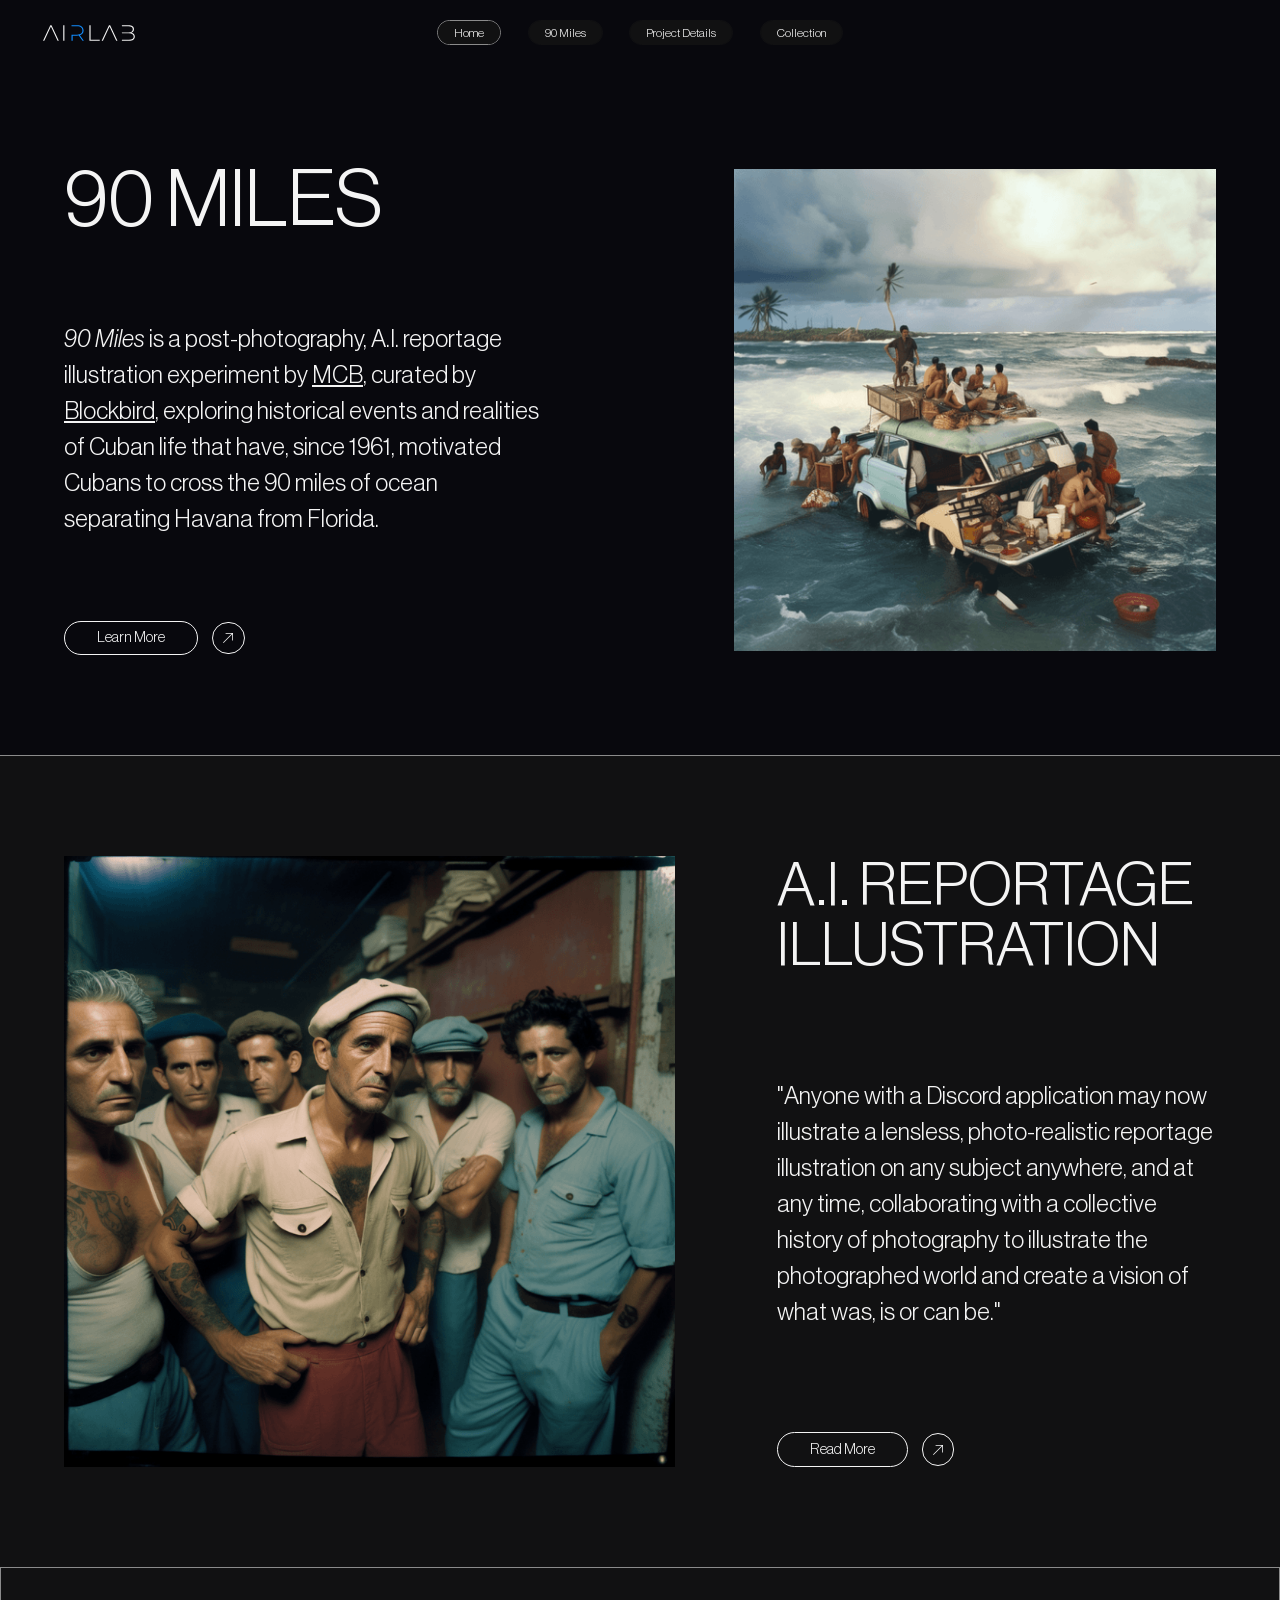
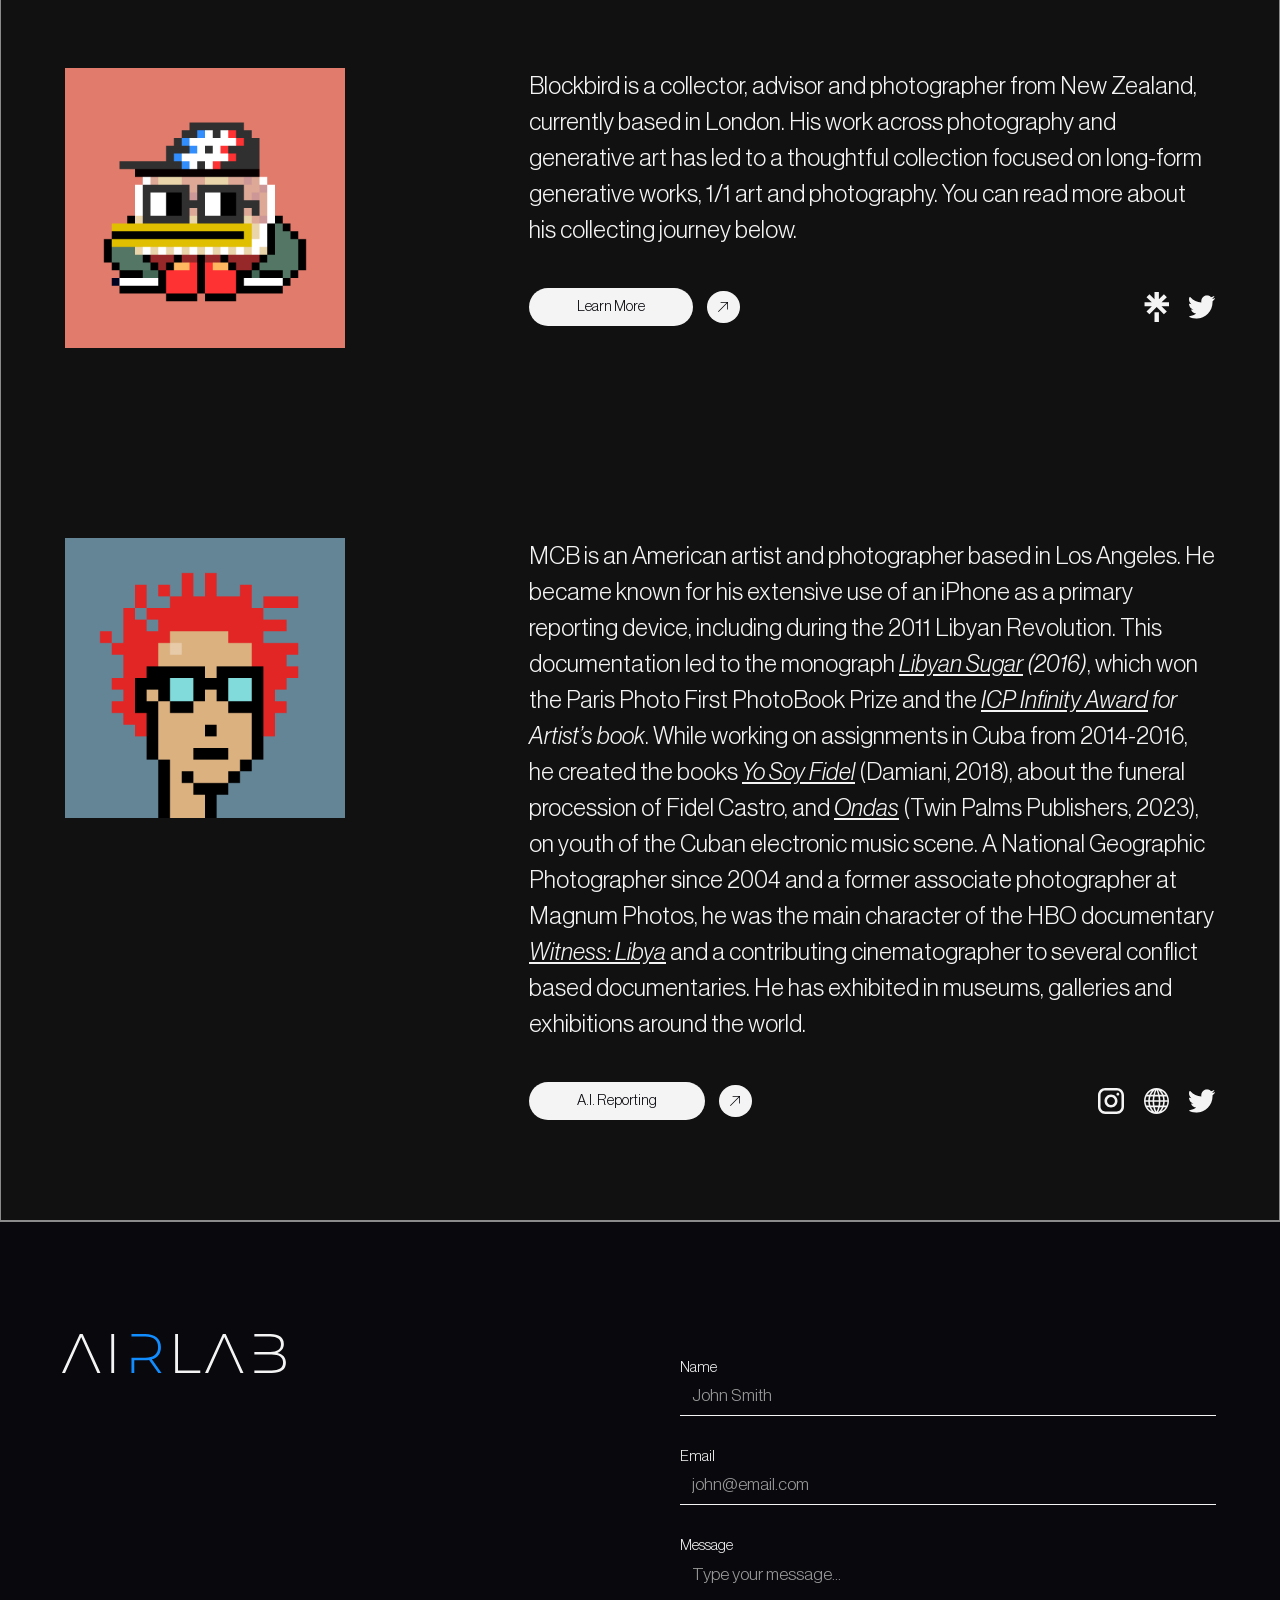
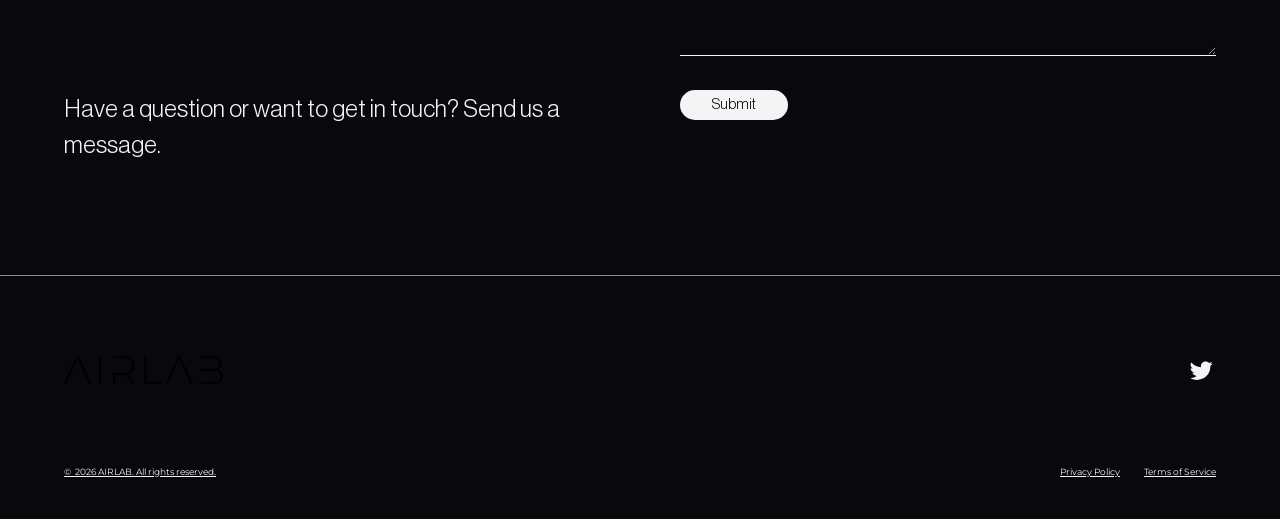
<file: index.html>
<!DOCTYPE html>
<html>
<head>
  <meta charset="utf-8">
  <title>airlab</title>
  <meta content="width=device-width, initial-scale=1" name="viewport">
  <link href="css/normalize.css" rel="stylesheet" type="text/css">
  <link href="css/core.css" rel="stylesheet" type="text/css">
  <link href="css/site.css" rel="stylesheet" type="text/css">
  <link href="https://fonts.googleapis.com" rel="preconnect">
  <link href="https://fonts.gstatic.com" rel="preconnect" crossorigin="anonymous">
  <link href="https://fonts.googleapis.com/css2?family=Montserrat:wght@100..900&display=swap" rel="stylesheet">
  <link href="images/favicon.png" rel="shortcut icon" type="image/x-icon">
  <link href="images/webclip.png" rel="apple-touch-icon">
</head>
<body class="body">
  <section class="navbar">
    <div data-animation="over-right" data-collapse="medium" data-duration="300" data-easing="ease" data-easing2="ease" data-no-scroll="1" role="banner" class="mobile-navbar w-nav">
      <div class="div-block-5">
        <a href="index.html" aria-current="page" class="brand w-nav-brand w--current"><img src="images/svg.svg" loading="lazy" alt="" class="image-5"></a>
        <div class="menu-button-2 w-nav-button">
          <div class="icon w-icon-nav-menu"></div>
        </div>
        <nav role="navigation" class="nav-menu-2 w-nav-menu">
          <a href="index.html" aria-current="page" class="link-block mobile w-inline-block w--current">
            <div class="frame-37 home">
              <div class="text-24">Home</div>
            </div>
          </a>
          <a href="90-miles.html" class="link-block mobile w-inline-block">
            <div class="frame-37 home">
              <div class="text-24">90 Miles</div>
            </div>
          </a>
          <a href="project-details.html" class="link-block mobile w-inline-block">
            <div class="frame-37 home">
              <div class="text-24">Project Details</div>
            </div>
          </a>
          <a href="https://opensea.io/collection/90-miles" target="_blank" rel="noopener noreferrer" class="link-block mobile w-inline-block">
            <div class="frame-37 home">
              <div class="text-24">Collection</div>
            </div>
          </a>
        </nav>
      </div>
    </div>
    <div class="navbar-2-2">
      <div class="container-2">
        <div class="column-5">
          <a href="index.html" aria-current="page" class="link-block-17 w-inline-block w--current"><img src="images/svg.svg" loading="lazy" alt="" class="image-7"></a>
        </div>
        <div class="column-6">
          <a href="index.html" aria-current="page" class="link-block w-inline-block w--current">
            <div class="frame-37 home">
              <div class="text-24">Home</div>
            </div>
          </a>
          <a href="90-miles.html" class="link-block w-inline-block">
            <div class="frame-37 home">
              <div class="text-24">90 Miles</div>
            </div>
          </a>
          <a href="project-details.html" class="link-block w-inline-block">
            <div class="frame-37 home">
              <div class="text-24">Project Details</div>
            </div>
          </a>
          <a href="https://opensea.io/collection/90-miles" target="_blank" rel="noopener noreferrer" class="link-block w-inline-block">
            <div class="frame-37 home">
              <div class="text-24">Collection</div>
            </div>
          </a>
        </div>
        <div class="column-7"></div>
      </div>
    </div>
  </section>
  <div class="hero">
    <div class="hero-mobile"><img src="images/642604af0004e5106e1ceee2_Rectangle-3.png" loading="lazy" width="350" height="350" alt="" class="rectangle-6">
      <div class="frame-725">
        <div class="text-126">90 MILES</div>
        <div class="text-127"><span class="text-128"><em>90 Miles</em> is a post-photography, A.I. reportage illustration experiment by </span>
          <a href="https://twitter.com/punk4803" target="_blank" class="link-30"><span class="text-128 span">MCB</span></a><span class="text-128">, curated by </span>
          <a href="https://x.com/blockbird" target="_blank" class="link-31"><span class="text-128 span">Blockbird</span></a><span class="text-128">, exploring historical events and realities of Cuban life that have, since 1961, motivated Cubans to cross the 90 miles of ocean separating Havana from Florida.</span>
        </div>
        <div class="frame-726">
          <a href="90-miles.html" class="link-block-24 w-inline-block">
            <div class="frame-727">
              <div class="text-128">Learn More</div>
            </div>
          </a>
          <a href="90-miles.html" class="w-inline-block">
            <div class="frame-728"><img src="images/642604b00004e54ddb1ceff0_Vectors-Wrapper.svg" loading="lazy" width="15" height="15" alt="" class="vectors-wrapper-31"></div>
          </a>
        </div>
      </div>
    </div>
    <div class="hero-desktop">
      <div class="frame-717">
        <div class="text-119">90 MILES</div>
        <div class="[base64]"><span class="[base64]"><em>90 Miles</em> is a post-photography, A.I. reportage illustration experiment by </span>
          <a href="https://twitter.com/punk4803" target="_blank" class="link-30"><span class="text-span-2">MCB</span></a><span class="[base64]">, curated by </span>
          <a href="https://x.com/blockbird" target="_blank" class="link-31"><span class="text-span-3">Blockbird</span></a><span class="[base64]">, exploring historical events and realities of Cuban life that have, since 1961, motivated Cubans to cross the 90 miles of ocean separating Havana from Florida.</span>
        </div>
        <div class="frame-708">
          <a href="90-miles.html" class="link-block-20 w-inline-block">
            <div class="frame-710">
              <div class="text-120">Learn More</div>
            </div>
          </a>
          <a href="90-miles.html" class="w-inline-block">
            <div class="frame-718"><img src="images/64247922a3cb03c652309e28_Vectors-Wrapper.svg" loading="lazy" width="15" height="15" alt="" class="vectors-wrapper-28"></div>
          </a>
        </div>
      </div><img class="rectangle-5" src="images/Rectangle-3.png" width="723" height="735" alt="" sizes="(max-width: 991px) 100vw, 38vw" loading="lazy" srcset="images/Rectangle-3-p-500.png 500w, images/Rectangle-3-p-800.png 800w, images/Rectangle-3-p-1080.png 1080w, images/Rectangle-3.png 1350w">
    </div>
  </div>
  <div class="preview">
    <div class="preview-desktop"><img class="deepmind-dxtkv8qlay0-unsplash-4" src="images/deepmind-dxtkv8qLaY0-unsplash-1.png" width="916" height="916" alt="" sizes="(max-width: 991px) 100vw, 48vw" loading="lazy" srcset="images/deepmind-dxtkv8qLaY0-unsplash-1-p-500.png 500w, images/deepmind-dxtkv8qLaY0-unsplash-1-p-800.png 800w, images/deepmind-dxtkv8qLaY0-unsplash-1-p-1080.png 1080w, images/deepmind-dxtkv8qLaY0-unsplash-1-p-1600.png 1600w, images/deepmind-dxtkv8qLaY0-unsplash-1-p-2000.png 2000w, images/deepmind-dxtkv8qLaY0-unsplash-1.png 2090w">
      <div class="frame-713">
        <div class="text-116">A.I. Reportage Illustration</div>
        <div class="text-117">&quot;Anyone with a Discord application may now illustrate a lensless, photo-realistic reportage illustration on any subject anywhere, and at any time, collaborating with a collective history of photography to illustrate the photographed world and create a vision of what was, is or can be.&quot;</div>
        <div class="frame-714">
          <div class="frame-708">
            <a href="90-miles.html#ai-reporting" class="link-block-21 w-inline-block">
              <div class="frame-710">
                <div class="text-118">Read More</div>
              </div>
            </a>
            <a href="90-miles.html#ai-reporting" class="w-inline-block">
              <div class="frame-715"><img src="images/64247922a3cb03c652309e28_Vectors-Wrapper.svg" loading="lazy" width="15" height="15" alt="" class="vectors-wrapper-27"></div>
            </a>
          </div>
        </div>
      </div>
    </div>
    <div class="preview-mobile"><img src="images/64260631d92369d249987340_deepmind-dxtkv8qLaY0-unsplash-1.png" loading="lazy" width="350" height="350" alt="" class="deepmind-dxtkv8qlay0-unsplash-5">
      <div class="frame-730">
        <div class="text-129">A.I. Reportage Illustration</div>
        <div class="text-130">&quot;Anyone with a Discord application may now illustrate a lensless, photo-realistic reportage illustration on any subject anywhere, and at any time, collaborating with a collective history of photography to illustrate the photographed world and create a vision of what was, is or can be.&quot;</div>
        <div class="frame-731">
          <div class="frame-726">
            <a href="90-miles.html#ai-reporting" class="link-block-25 w-inline-block">
              <div class="frame-727">
                <div class="text-130">Read More</div>
              </div>
            </a>
            <a href="90-miles.html#ai-reporting" class="link-block-26 w-inline-block">
              <div class="frame-732"><img src="images/642604b00004e54ddb1ceff0_Vectors-Wrapper.svg" loading="lazy" width="15" height="15" alt="" class="vectors-wrapper-32"></div>
            </a>
          </div>
        </div>
      </div>
    </div>
  </div>
  <div class="creator-info">
    <div class="creator-info-desktop">
      <div class="frame-21"><img src="images/6424fb955ea13bb355bfd1a3_insideboats-8.png" loading="lazy" width="420" height="420" alt="" class="insideboats-8-3">
        <div class="frame-652">
          <div class="text-73">Blockbird is a collector, advisor and photographer from New Zealand, currently based in London. His work across photography and generative art has led to a thoughtful collection focused on long-form generative works, 1/1 art and photography. You can read more about his collecting journey below.</div>
          <div class="frame-653">
            <div class="frame-7">
              <a href="https://linktr.ee/blockbird" target="_blank" class="link-block-19 w-inline-block">
                <div class="frame-654">
                  <div class="text-74">Learn More</div>
                </div>
              </a>
              <a href="https://linktr.ee/blockbird" target="_blank" class="w-inline-block">
                <div class="frame-655"><img src="images/64247922a3cb03cf3f309e2d_Vectors-Wrapper.svg" loading="lazy" width="15" height="15" alt="" class="vectors-wrapper-15"></div>
              </a>
            </div>
            <div class="social-links-3">
              <a href="https://linktr.ee/blockbird" target="_blank" class="w-inline-block"><img src="images/6424fb960b4bbb7c6ca1c946_Vectors-Wrapper.svg" loading="lazy" width="33.565879821777344" height="41" alt="" class="vectors-wrapper-17"></a>
              <a href="https://x.com/blockbird" target="_blank" class="w-inline-block"><img src="images/6424fb9723819282f2d22c42_Vectors-Wrapper.svg" loading="lazy" width="41" height="38" alt="" class="vectors-wrapper-18"></a>
            </div>
          </div>
        </div>
      </div>
      <div class="frame-21"><img src="images/6424fb98d0cec90f221251cc_insideboats-8.png" loading="lazy" width="420" height="420" alt="" class="insideboats-8-3">
        <div class="frame-652">
          <div class="text-73">MCB is an American artist and photographer based in Los Angeles. He became known for his extensive use of an iPhone as a primary reporting device, including during the 2011 Libyan Revolution. This documentation led to the monograph <a href="https://twinpalms.com/products/michael-christopher-brown-libyan-sugar" target="_blank" class="link-36"><em>Libyan Sugar</em></a><em> (2016)</em>, which won the Paris Photo First PhotoBook Prize and the <a href="https://infinityawards.mediastorm.com/2017-icp-infinity-awards" target="_blank" class="link-37"><em>ICP Infinity Award</em></a><em> for Artist’s book</em>. While working on assignments in Cuba from 2014-2016, he created the books <a href="https://michaelchristopherbrown.com/cuba/yo-soy-fidel" target="_blank" class="link-38"><em>Yo Soy Fidel</em></a> (Damiani, 2018), about the funeral procession of Fidel Castro, and <a href="https://michaelchristopherbrown.com/cuba/lasondas" target="_blank" class="link-39"><em>Ondas</em></a> (Twin Palms Publishers, 2023), on youth of the Cuban electronic music scene. A National Geographic Photographer since 2004 and a former associate photographer at Magnum Photos, he was the main character of the HBO documentary <a href="https://www.hbo.com/witness/season-1/2-witness-libya" target="_blank" class="link-40"><em>Witness: Libya</em></a> and a contributing cinematographer to several conflict based documentaries. He has exhibited in museums, galleries and exhibitions around the world.</div>
          <div class="frame-653">
            <div class="frame-7">
              <a href="90-miles.html#ai-reporting" class="link-block-18 w-inline-block">
                <div class="frame-654">
                  <div class="text-74">A.I. Reporting</div>
                </div>
              </a>
              <a href="90-miles.html#ai-reporting" class="w-inline-block">
                <div class="frame-655"><img src="images/64247922a3cb03cf3f309e2d_Vectors-Wrapper.svg" loading="lazy" width="15" height="15" alt="" class="vectors-wrapper-15"></div>
              </a>
            </div>
            <div class="social-links-3">
              <a href="https://instagram.com/michaelchristopherbrown" target="_blank" class="w-inline-block"><img src="images/6424fb99c2c45d2975afbf24_Vectors-Wrapper.svg" loading="lazy" width="41" height="41" alt="" class="vectors-wrapper-19"></a>
              <a href="https://michaelchristopherbrown.com/" target="_blank" class="w-inline-block"><img src="images/6424fb9974689e6a6bd61e6b_Vectors-Wrapper.svg" loading="lazy" width="41" height="41" alt="" class="vectors-wrapper-19"></a>
              <a href="https://twitter.com/punk4803" target="_blank" class="w-inline-block"><img src="images/6424fb9723819282f2d22c42_Vectors-Wrapper.svg" loading="lazy" width="41" height="38" alt="" class="vectors-wrapper-18"></a>
            </div>
          </div>
        </div>
      </div>
    </div>
    <div class="creator-info-mobile">
      <div class="frame-740"><img src="images/6426072bf7e94d6fd94b892b_insideboats-8.png" loading="lazy" width="350" height="350" alt="" class="insideboats-8-5">
        <div class="frame-740">
          <div class="text-136">Blockbird is a collector, advisor and photographer from New Zealand, currently based in London. His work across photography and generative art has led to a thoughtful collection focused on long-form generative works, 1/1 art and photography. You can read more about his collecting journey below.</div>
          <div class="frame-730">
            <div class="frame-726">
              <a href="https://linktr.ee/blockbird" target="_blank" class="link-block-27 w-inline-block">
                <div class="frame-741">
                  <div class="text-137">Learn More</div>
                </div>
              </a>
              <a href="https://linktr.ee/blockbird" target="_blank" class="w-inline-block">
                <div class="frame-742"><img src="images/6426072c9a790a48dfeb94f6_Vectors-Wrapper.svg" loading="lazy" width="15" height="15" alt="" class="vectors-wrapper-34"></div>
              </a>
            </div>
            <div class="social-links-4">
              <a href="https://linktr.ee/blockbird" target="_blank" class="w-inline-block"><img src="images/6426072d91c9b5b2679c6854_Vectors-Wrapper.svg" loading="lazy" width="25.676267623901367" height="31.362703323364258" alt="" class="vectors-wrapper-35"></a>
              <a href="https://x.com/blockbird" target="_blank" class="w-inline-block"><img src="images/6426072e1942f6b429cdd8c8_Vectors-Wrapper.svg" loading="lazy" width="31" height="29" alt="" class="vectors-wrapper-36"></a>
            </div>
          </div>
        </div>
      </div>
      <div class="frame-740"><img src="images/6426072fda66404bf72e6ebd_insideboats-8.png" loading="lazy" width="350" height="350" alt="" class="insideboats-8-5">
        <div class="frame-740">
          <div class="text-136">MCB is an American artist and photographer based in Los Angeles. He became known for his extensive use of an iPhone as a primary reporting device, including during the 2011 Libyan Revolution. This documentation led to the monograph <a href="https://twinpalms.com/products/michael-christopher-brown-libyan-sugar" target="_blank" class="link-36"><em>Libyan Sugar</em></a><em> (2016)</em>, which won the Paris Photo First PhotoBook Prize and the <a href="https://infinityawards.mediastorm.com/2017-icp-infinity-awards" target="_blank" class="link-37"><em>ICP Infinity Award</em></a><em> for Artist’s book</em>. While working on assignments in Cuba from 2014-2016, he created the books <a href="https://michaelchristopherbrown.com/cuba/yo-soy-fidel" target="_blank" class="link-38"><em>Yo Soy Fidel</em></a> (Damiani, 2018), about the funeral procession of Fidel Castro, and <a href="https://michaelchristopherbrown.com/cuba/lasondas" target="_blank" class="link-39"><em>Ondas</em></a> (Twin Palms Publishers, 2023), on youth of the Cuban electronic music scene. A National Geographic Photographer since 2004 and a former associate photographer at Magnum Photos, he was the main character of the HBO documentary <a href="https://www.hbo.com/witness/season-1/2-witness-libya" target="_blank" class="link-40"><em>Witness: Libya</em></a> and a contributing cinematographer to several conflict based documentaries. He has exhibited in museums, galleries and exhibitions around the world.</div>
          <div class="frame-730">
            <div class="frame-726">
              <a href="90-miles.html#ai-reporting" class="link-block-29 w-inline-block">
                <div class="frame-741">
                  <div class="text-137">A.I. Reportage Illustration</div>
                </div>
              </a>
              <a href="90-miles.html#ai-reporting" class="w-inline-block">
                <div class="frame-742"><img src="images/6426072f1ad0ecba661c2659_Vectors-Wrapper.svg" loading="lazy" width="15" height="15" alt="" class="vectors-wrapper-34"></div>
              </a>
            </div>
            <div class="social-links-4">
              <a href="https://instagram.com/michaelchristopherbrown" target="_blank" class="w-inline-block"><img src="images/642607309a790a1a39eb9ac8_Vectors-Wrapper.svg" loading="lazy" width="32" height="33" alt="" class="vectors-wrapper-37"></a>
              <a href="https://michaelchristopherbrown.com/" target="_blank" class="w-inline-block"><img src="images/6426073160c97b08e10ed933_Vectors-Wrapper.svg" loading="lazy" width="32" height="33" alt="" class="vectors-wrapper-37"></a>
              <a href="https://twitter.com/punk4803" target="_blank" class="w-inline-block"><img src="images/64260731e2b075236a975ad4_Vectors-Wrapper.svg" loading="lazy" width="32" height="29" alt="" class="vectors-wrapper-38"></a>
            </div>
          </div>
        </div>
      </div>
    </div>
  </div>
  <div class="contact" id="contact">
    <div class="contact-desktop">
      <div class="content-10"><img src="images/6424fcaa74689ee4fdd79721_Vectors-Wrapper.svg" loading="lazy" width="456.7826843261719" height="79" alt="" class="vectors-wrapper-20">
        <div class="text-75">Have a question or want to get in touch? Send us a message.</div>
      </div>
      <div class="form-block w-form">
        <form id="contact-form" name="contact-form" method="post" action="#" data-contact-form>
          <input type="hidden" name="_subject" value="AIRLAB website enquiry">
          <input type="text" name="_honey" tabindex="-1" autocomplete="off" style="display:none">
          <div class="form-item"><label for="contact-name" class="field-label">Name</label><input class="text-field w-input" maxlength="256" name="name" placeholder="John Smith" type="text" id="contact-name" required=""></div>
          <div class="form-item"><label for="contact-email" class="field-label">Email</label><input class="text-field w-input" maxlength="256" name="email" placeholder="john@email.com" type="email" id="contact-email" required=""></div>
          <div class="form-item"><label for="contact-message" class="field-label">Message</label><textarea placeholder="Type your message..." maxlength="5000" id="contact-message" name="message" class="textarea w-input" required=""></textarea></div><input type="submit" data-wait="Sending..." class="submit-button w-button" value="Submit">
        </form>
        <div class="w-form-done">
          <div>Thanks. Your message has been sent.</div>
        </div>
        <div class="w-form-fail">
          <div>Something went wrong while sending your message. Please try again.</div>
        </div>
      </div>
    </div>
    <div class="contact-mobile">
      <div class="content-11"><img src="images/6426087b9a790ae0e2eda478_Vectors-Wrapper.svg" loading="lazy" width="198.00022888183594" height="34.244075775146484" alt="" class="vectors-wrapper-39">
        <div class="text-138">Have a question or want to get in touch? Send us a message.</div>
      </div>
      <div class="form-block w-form">
        <form id="contact-form-mobile" name="contact-form-mobile" method="post" action="#" data-contact-form>
          <input type="hidden" name="_subject" value="AIRLAB website enquiry">
          <input type="text" name="_honey" tabindex="-1" autocomplete="off" style="display:none">
          <div class="form-item"><label for="contact-name-mobile" class="field-label-2">Name</label><input class="text-field-2 w-input" maxlength="256" name="name" placeholder="John Smith" type="text" id="contact-name-mobile" required=""></div>
          <div class="form-item"><label for="contact-email-mobile" class="field-label-2">Email</label><input class="text-field-2 w-input" maxlength="256" name="email" placeholder="john@email.com" type="email" id="contact-email-mobile" required=""></div>
          <div class="form-item"><label for="contact-message-mobile" class="field-label-2">Message</label><textarea placeholder="Type your message..." maxlength="5000" id="contact-message-mobile" name="message" class="textarea-2 w-input" required=""></textarea></div><input type="submit" data-wait="Sending..." class="submit-button-2 w-button" value="Submit">
        </form>
        <div class="w-form-done">
          <div>Thanks. Your message has been sent.</div>
        </div>
        <div class="w-form-fail">
          <div>Something went wrong while sending your message. Please try again.</div>
        </div>
      </div>
    </div>
  </div>
  <div class="footer">
    <div class="footer-desktop">
      <div class="content-7">
        <div class="column-8"><img src="images/brandmark-design-1.png" loading="lazy" width="239" height="42" alt="" class="brandmark-design-2">
          <div class="content-8">
            <div class="social-links-2">
              <a href="https://twitter.com/airlabco" class="link-block-33 w-inline-block"><img src="images/Vectors-Wrapper.svg" loading="lazy" width="44" height="44" alt="" class="vectors-wrapper-11"></a>
            </div>
          </div>
        </div>
      </div>
      <div class="credits-2">
        <div class="column-8">
          <a href="index.html" aria-current="page" class="w-inline-block w--current">
            <div class="text-40">©  2026 AIRLAB. All rights reserved.</div>
          </a>
          <div class="footer-links-2">
            <a href="privacy-policy.html" class="w-inline-block">
              <div class="text-40">Privacy Policy</div>
            </a>
            <a href="terms-of-service.html" class="w-inline-block">
              <div class="text-40">Terms of Service</div>
            </a>
          </div>
        </div>
      </div>
    </div>
    <div class="footer-mobile">
      <div class="content-12">
        <div class="column-10">
          <div class="content-13">
            <div class="social-links-5">
              <a href="https://twitter.com/airlabco" target="_blank" class="w-inline-block"><img src="images/64260d5d60c97b31681797cf_Vectors-Wrapper.svg" loading="lazy" width="44" height="44" alt="" class="vectors-wrapper-40"></a>
            </div>
          </div>
        </div>
      </div>
      <div class="credits-3">
        <div class="row-2">
          <div class="text-140">©  2026 AIRLAB. All rights reserved.</div>
          <div class="footer-links-3">
            <a href="privacy-policy.html" class="w-inline-block">
              <div class="text-140">Privacy Policy</div>
            </a>
            <a href="terms-of-service.html" class="w-inline-block">
              <div class="text-140">Terms of Service</div>
            </a>
          </div>
        </div>
      </div>
    </div>
  </div>
  <script src="js/site.js" type="text/javascript"></script>
  <script src="js/contact-form.js" type="text/javascript"></script>
</body>
</html>
</file>
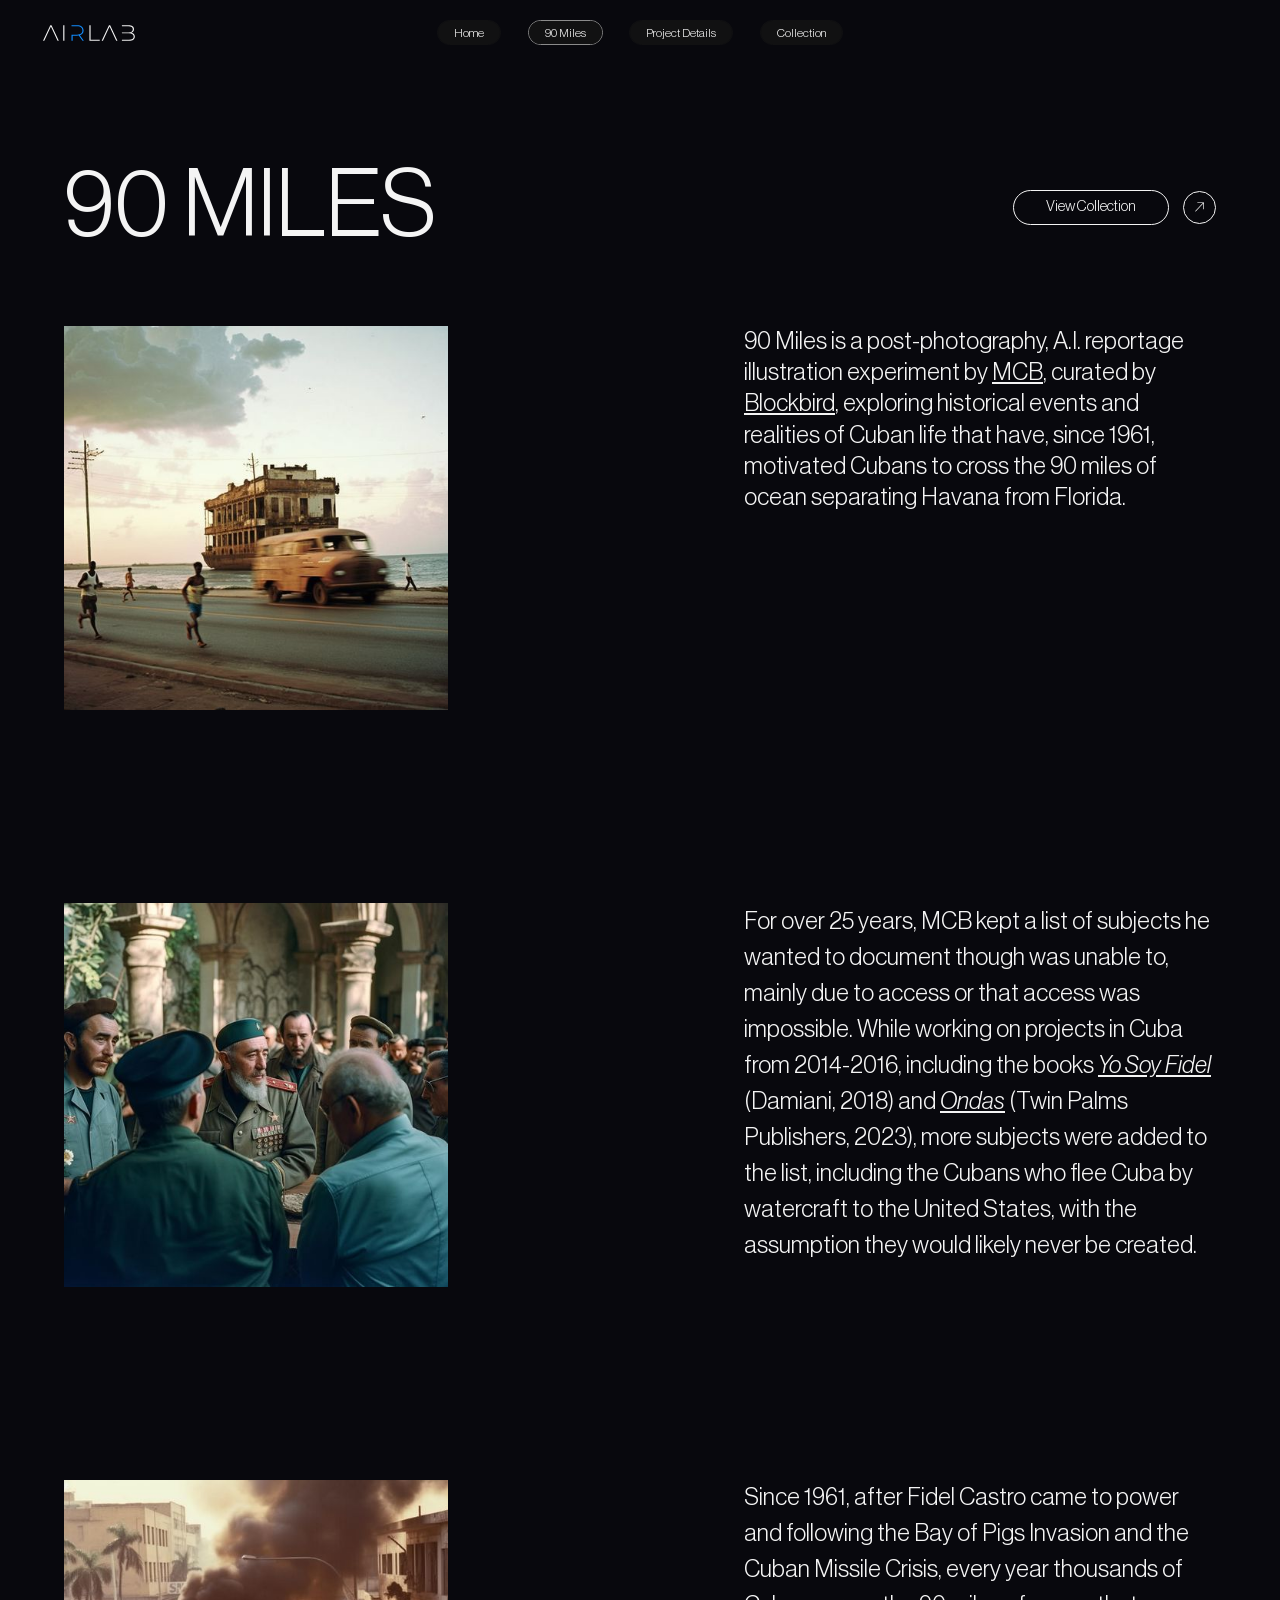
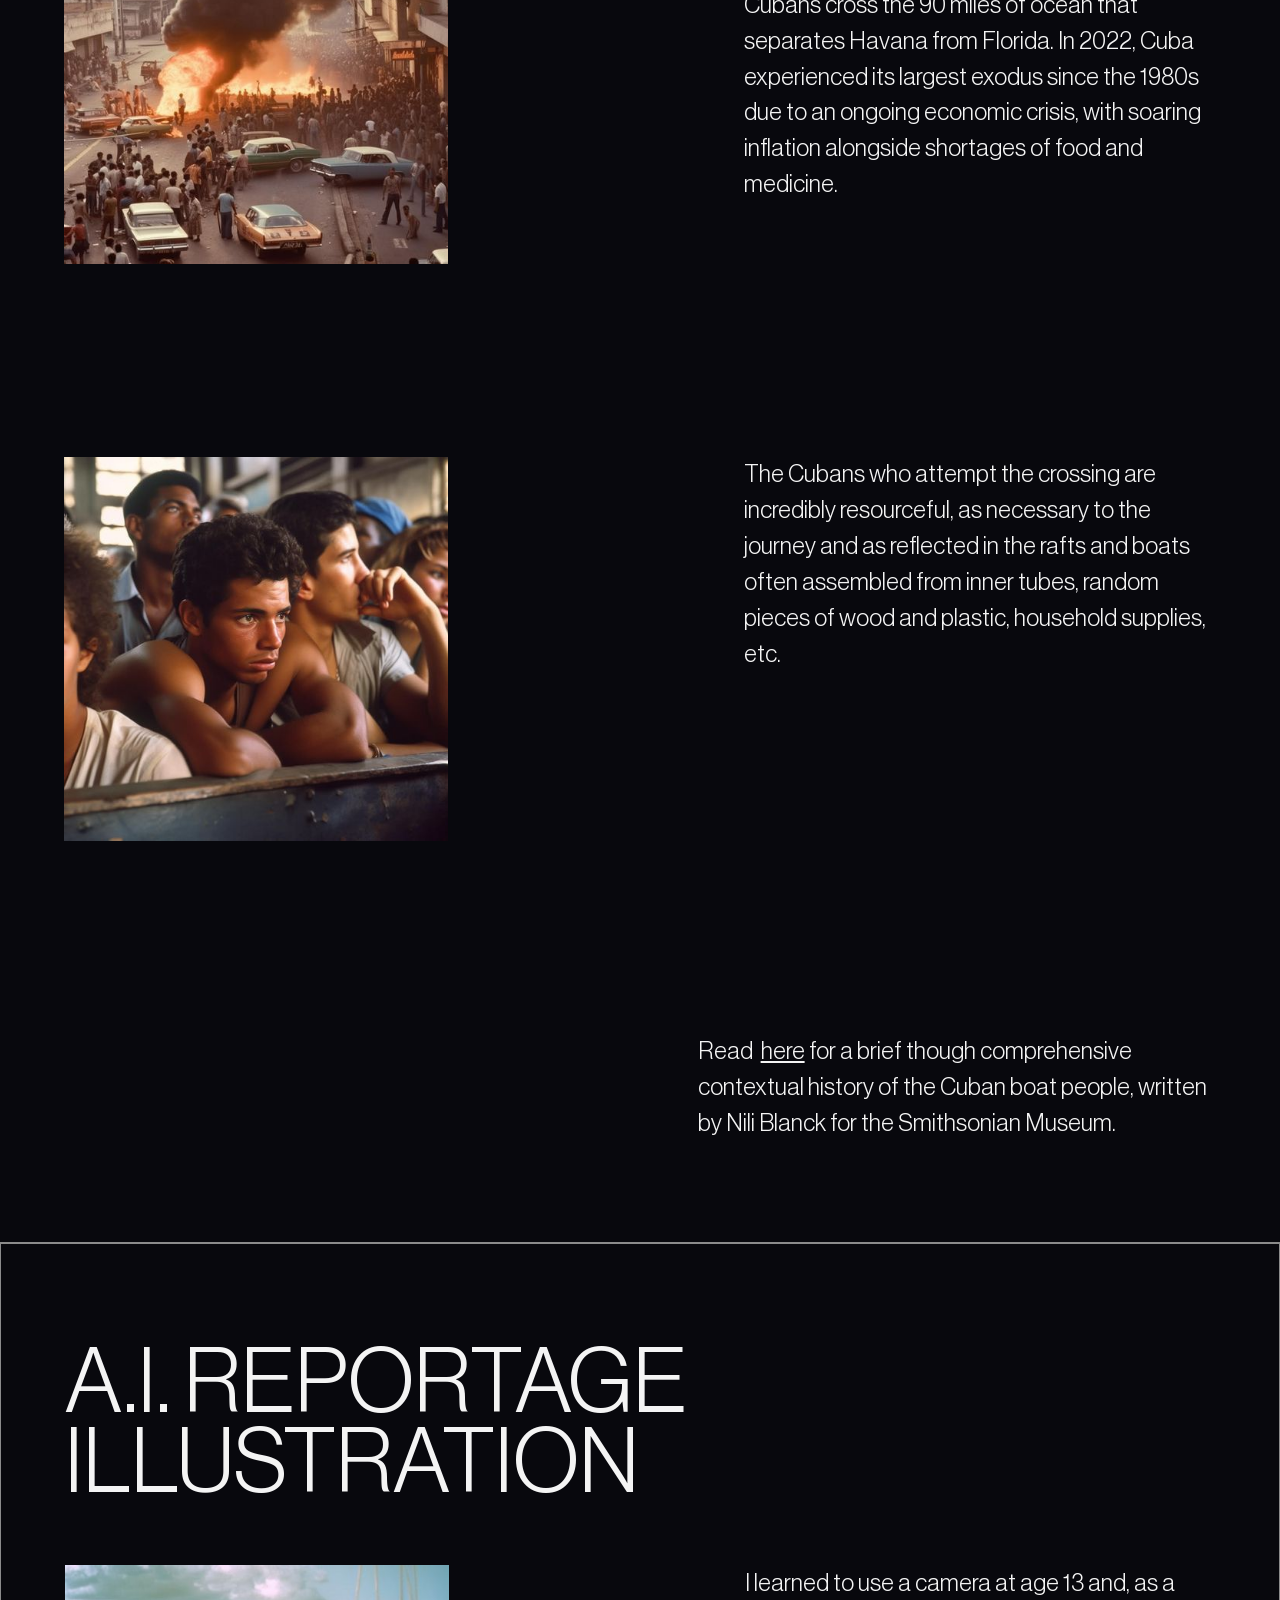
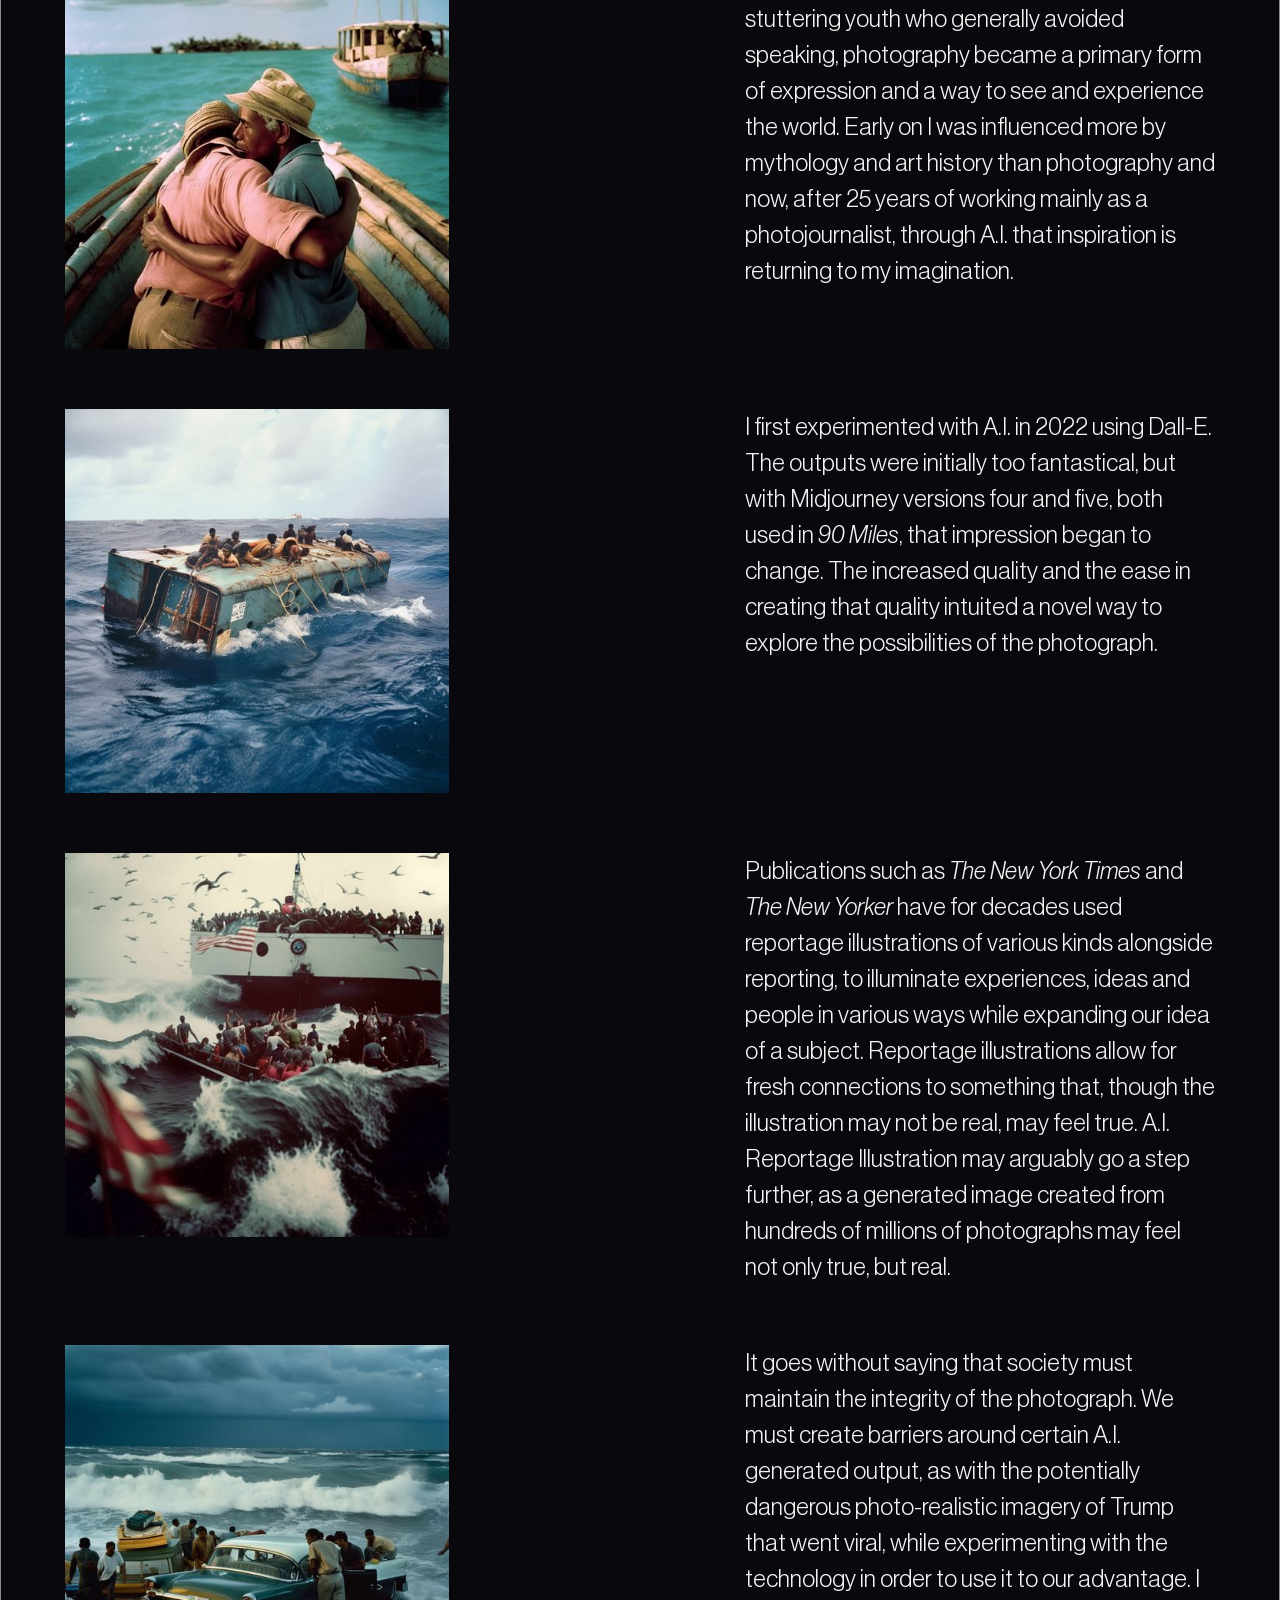
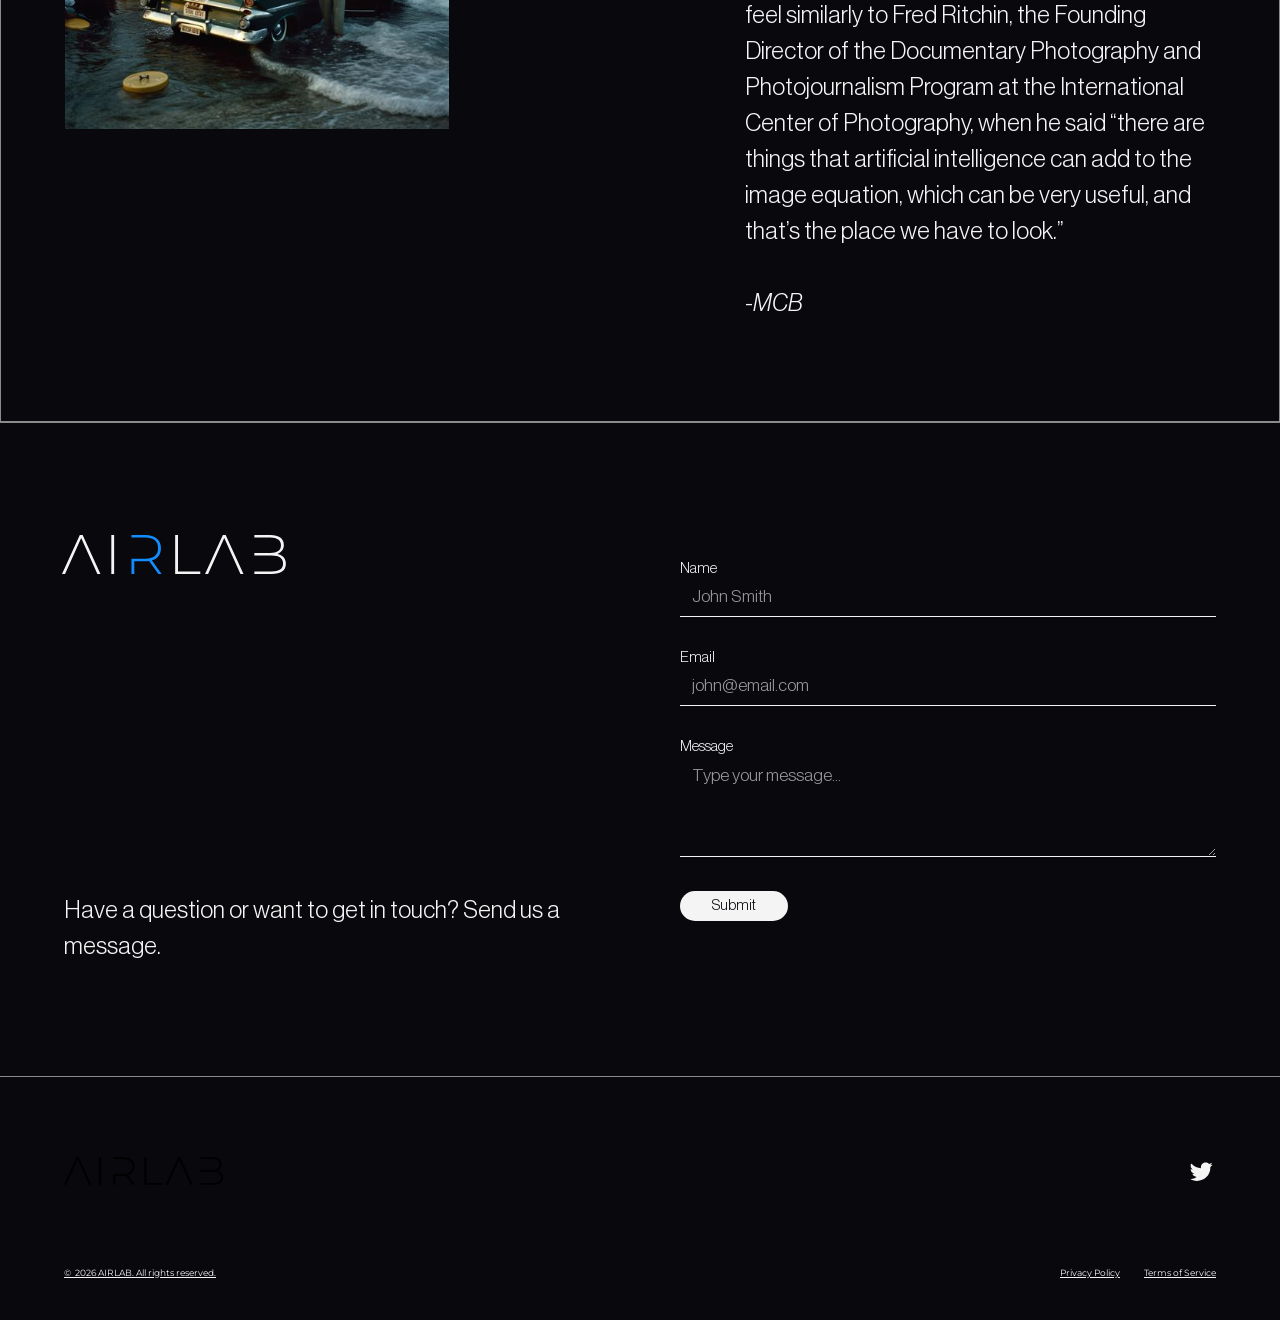
<file: 90-miles.html>
<!DOCTYPE html>
<html>
<head>
  <meta charset="utf-8">
  <title>90 Miles</title>
  <meta content="90 Miles" property="og:title">
  <meta content="90 Miles" property="twitter:title">
  <meta content="width=device-width, initial-scale=1" name="viewport">
  <link href="css/normalize.css" rel="stylesheet" type="text/css">
  <link href="css/core.css" rel="stylesheet" type="text/css">
  <link href="css/site.css" rel="stylesheet" type="text/css">
  <link href="https://fonts.googleapis.com" rel="preconnect">
  <link href="https://fonts.gstatic.com" rel="preconnect" crossorigin="anonymous">
  <link href="https://fonts.googleapis.com/css2?family=Montserrat:wght@100..900&display=swap" rel="stylesheet">
  <link href="images/favicon.png" rel="shortcut icon" type="image/x-icon">
  <link href="images/webclip.png" rel="apple-touch-icon">
</head>
<body class="body-3">
  <section class="navbar">
    <div data-animation="over-right" data-collapse="medium" data-duration="300" data-easing="ease" data-easing2="ease" data-no-scroll="1" role="banner" class="mobile-navbar w-nav">
      <div class="div-block-5">
        <a href="index.html" class="brand w-nav-brand"><img src="images/svg.svg" loading="lazy" alt="" class="image-5"></a>
        <div class="menu-button-2 w-nav-button">
          <div class="icon w-icon-nav-menu"></div>
        </div>
        <nav role="navigation" class="nav-menu-2 w-nav-menu">
          <a href="index.html" class="link-block mobile w-inline-block">
            <div class="frame-37 home">
              <div class="text-24">Home</div>
            </div>
          </a>
          <a href="90-miles.html" aria-current="page" class="link-block mobile w-inline-block w--current">
            <div class="frame-37 home">
              <div class="text-24">90 Miles</div>
            </div>
          </a>
          <a href="project-details.html" class="link-block mobile w-inline-block">
            <div class="frame-37 home">
              <div class="text-24">Project Details</div>
            </div>
          </a>
          <a href="https://opensea.io/collection/90-miles" target="_blank" rel="noopener noreferrer" class="link-block mobile w-inline-block">
            <div class="frame-37 home">
              <div class="text-24">Collection</div>
            </div>
          </a>
        </nav>
      </div>
    </div>
    <div class="navbar-2-2">
      <div class="container-2">
        <div class="column-5">
          <a href="index.html" class="link-block-17 w-inline-block"><img src="images/svg.svg" loading="lazy" alt="" class="image-7"></a>
        </div>
        <div class="column-6">
          <a href="index.html" class="link-block w-inline-block">
            <div class="frame-37 home">
              <div class="text-24">Home</div>
            </div>
          </a>
          <a href="90-miles.html" aria-current="page" class="link-block w-inline-block w--current">
            <div class="frame-37 home">
              <div class="text-24">90 Miles</div>
            </div>
          </a>
          <a href="project-details.html" class="link-block w-inline-block">
            <div class="frame-37 home">
              <div class="text-24">Project Details</div>
            </div>
          </a>
          <a href="https://opensea.io/collection/90-miles" target="_blank" rel="noopener noreferrer" class="link-block w-inline-block">
            <div class="frame-37 home">
              <div class="text-24">Collection</div>
            </div>
          </a>
        </div>
        <div class="column-7"></div>
      </div>
    </div>
  </section>
  <div class="hero">
    <div class="_90-miles-desktop">
      <div class="heading-3">
        <div class="text-93">90 MILES</div>
        <div class="frame-678">
          <a href="https://opensea.io/collection/90-miles" target="_blank" rel="noopener noreferrer" class="link-block-31 w-inline-block">
            <div class="frame-680">
              <div class="text-94">View Collection</div>
            </div>
          </a>
          <a href="https://opensea.io/collection/90-miles" target="_blank" rel="noopener noreferrer" class="w-inline-block">
            <div class="frame-682"><img src="images/64247922a3cb030fa7309e25_Vectors-Wrapper.svg" loading="lazy" width="15" height="15" alt="" class="vectors-wrapper-25"></div>
          </a>
        </div>
      </div>
      <div class="body-6">
        <div class="div-block-10"><img class="_13demarzo-15-10" src="images/cubaconditions-1.jpg" width="506" height="501" alt="" sizes="(max-width: 991px) 100vw, 30vw" loading="lazy" srcset="images/cubaconditions-1-p-500.jpg 500w, images/cubaconditions-1-p-800.jpg 800w, images/cubaconditions-1.jpg 1024w">
          <div class="text-100">90 Miles is a post-photography, A.I. reportage illustration experiment by <a href="https://twitter.com/punk4803" target="_blank" class="link-13">MCB</a>, curated by <a href="https://x.com/blockbird" target="_blank" class="link-14">Blockbird</a>, exploring historical events and realities of Cuban life that have, since 1961, motivated Cubans to cross the 90 miles of ocean separating Havana from Florida.</div>
        </div>
        <div class="div-block-10"><img class="_13demarzo-15-10" src="images/unnamed.jpg" width="520" height="501" alt="" sizes="(max-width: 991px) 100vw, 30vw" loading="lazy" srcset="images/unnamed-p-500.jpg 500w, images/unnamed-p-800.jpg 800w, images/unnamed.jpg 1024w">
          <div class="text-101">For over 25 years, MCB kept a list of subjects he wanted to document though was unable to, mainly due to access or that access was impossible. While working on projects in Cuba from 2014-2016, including the books <a href="https://michaelchristopherbrown.com/yo-soy-fidel-book" target="_blank" class="link-32"><em>Yo Soy Fidel</em></a> (Damiani, 2018) and <a href="https://michaelchristopherbrown.com/cuba/lasondas" target="_blank" class="link-33"><em>Ondas</em></a> (Twin Palms Publishers, 2023), more subjects were added to the list, including the Cubans who flee Cuba by watercraft to the United States, with the assumption they would likely never be created.</div>
        </div>
        <div class="div-block-10"><img class="_13demarzo-15-10" src="images/unnamed-1.jpg" alt="" sizes="(max-width: 991px) 100vw, 30vw" loading="lazy" srcset="images/unnamed-1-p-500.jpg 500w, images/unnamed-1-p-800.jpg 800w, images/unnamed-1.jpg 1024w">
          <div class="[base64]">Since 1961, after Fidel Castro came to power and following the Bay of Pigs Invasion and the Cuban Missile Crisis, every year thousands of Cubans cross the 90 miles of ocean that separates Havana from Florida. In 2022, Cuba experienced its largest exodus since the 1980s due to an ongoing economic crisis, with soaring inflation alongside shortages of food and medicine.<br></div>
        </div>
        <div class="div-block-10"><img src="images/unnamed-2.jpg" loading="lazy" width="1100" height="1100" alt="" srcset="images/unnamed-2-p-500.jpg 500w, images/unnamed-2-p-800.jpg 800w, images/unnamed-2.jpg 1024w" sizes="(max-width: 991px) 100vw, 30vw" class="_13demarzo-15-10">
          <div class="[base64]">The Cubans who attempt the crossing are incredibly resourceful, as necessary to the journey and as reflected in the rafts and boats often assembled from inner tubes, random pieces of wood and plastic, household supplies, etc.</div>
        </div>
        <div class="div-block-10">
          <div class="[base64]">Read  <a href="https://www.smithsonianmag.com/smithsonian-institution/a-makeshift-raft-speaks-to-the-risks-cubans-took-to-escape-their-homeland-180980127/" target="_blank" class="link-12">here</a> for a brief though comprehensive contextual history of the Cuban boat people, written by Nili Blanck for the Smithsonian Museum.</div>
        </div>
      </div>
    </div>
    <div class="_90-miles-4">
      <div class="heading-4">
        <div class="text-147">90 MILES</div>
      </div>
      <div class="right-4">
        <div class="text-148">90 Miles is a post-photography, A.I. reportage illustration experiment by <a href="https://twitter.com/punk4803" target="_blank" class="link-20">MCB</a>, curated by <a href="https://x.com/blockbird" target="_blank" class="link-21">Blockbird</a>, exploring historical events and realities of Cuban life that have, since 1961, motivated Cubans to cross the 90 miles of ocean separating Havana from Florida.</div><img class="_13demarzo-15-13" src="images/cubaconditions-1.jpg" width="168" height="168" alt="" sizes="(max-width: 479px) 92vw, (max-width: 767px) 95vw, (max-width: 991px) 96vw, 100vw" loading="lazy" srcset="images/cubaconditions-1-p-500.jpg 500w, images/cubaconditions-1-p-800.jpg 800w, images/cubaconditions-1.jpg 1024w">
        <div class="text-149">For over 25 years, MCB kept a list of subjects he wanted to document though was unable to, mainly due to access or that access was impossible. While working on projects in Cuba from 2014-2016, including the books <a href="https://michaelchristopherbrown.com/yo-soy-fidel-book" target="_blank" class="link-34"><em>Yo Soy Fidel</em></a> (Damiani, 2018) and <a href="https://michaelchristopherbrown.com/cuba/lasondas" target="_blank" class="link-35"><em>Ondas</em></a> (Twin Palms Publishers, 2023), more subjects were added to the list, including the Cubans who flee Cuba by watercraft to the United States, with the assumption they would likely never be created.</div><img class="_13demarzo-15-13" src="images/unnamed.jpg" width="168" height="168" alt="" sizes="(max-width: 479px) 92vw, (max-width: 767px) 95vw, (max-width: 991px) 96vw, 100vw" loading="lazy" srcset="images/unnamed-p-500.jpg 500w, images/unnamed-p-800.jpg 800w, images/unnamed.jpg 1024w">
        <div class="text-149"><br>‍Since 1961, after Fidel Castro came to power and following the Bay of Pigs Invasion and the Cuban Missile Crisis, every year thousands of Cubans cross the 90 miles of ocean that separates Havana from Florida. In 2022, Cuba experienced its largest exodus since the 1980s due to an ongoing economic crisis, with soaring inflation alongside shortages of food and medicine</div><img class="mobile-pic-big" src="images/unnamed-1.jpg" width="350" height="350" alt="" sizes="(max-width: 479px) 92vw, (max-width: 767px) 95vw, (max-width: 991px) 96vw, 100vw" loading="lazy" srcset="images/unnamed-1-p-500.jpg 500w, images/unnamed-1-p-800.jpg 800w, images/unnamed-1.jpg 1024w">
        <div class="text-149">The Cubans who attempt the crossing are incredibly resourceful, as necessary to the journey and as reflected in the rafts and boats often assembled from inner tubes, random pieces of wood and plastic, household supplies, etc.</div><img class="_13demarzo-15-14" src="images/unnamed-2.jpg" width="350" height="350" alt="" sizes="(max-width: 479px) 92vw, (max-width: 767px) 95vw, (max-width: 991px) 96vw, 100vw" loading="lazy" srcset="images/unnamed-2-p-500.jpg 500w, images/unnamed-2-p-800.jpg 800w, images/unnamed-2.jpg 1024w">
        <div class="read-here-for-a-brief-though-comprehensive-contextual-history-of-the-cuban-boat-people-written-by-nili-blanck-for-the-smithsonian-museum-2">Read  <a href="https://www.smithsonianmag.com/smithsonian-institution/a-makeshift-raft-speaks-to-the-risks-cubans-took-to-escape-their-homeland-180980127/" target="_blank" class="link-19">here</a> for a brief and comprehensive contextual history of the Cuban boat people, written by Nili Blanck for the Smithsonian Museum.</div>
        <div class="frame-726">
          <a href="https://opensea.io/collection/90-miles" target="_blank" rel="noopener noreferrer" class="link-block-32 w-inline-block">
            <div class="frame-749">
              <div class="text-149">View Collection</div>
            </div>
          </a>
          <a href="https://opensea.io/collection/90-miles" target="_blank" rel="noopener noreferrer" class="w-inline-block">
            <div class="frame-752"><img src="images/642604b00004e54ddb1ceff0_Vectors-Wrapper.svg" loading="lazy" width="15" height="15" alt="" class="vectors-wrapper-42"></div>
          </a>
        </div>
      </div>
    </div>
  </div>
  <div class="a-i-reporting">
    <div id="ai-reporting" class="mcb-on-reporting-desktop">
      <div class="frame-684">
        <div class="text-97">A.I. Reportage<br>Illustration</div>
        <div class="div-block-10"><img class="_13demarzo-15-10" src="images/thejourney-20.jpg" width="520" height="501" alt="" sizes="(max-width: 991px) 100vw, 30vw" loading="lazy" srcset="images/thejourney-20-p-500.jpg 500w, images/thejourney-20-p-800.jpg 800w, images/thejourney-20.jpg 1024w">
          <div class="[base64]">I learned to use a camera at age 13 and, as a stuttering youth who generally avoided speaking, photography became a primary form of expression and a way to see and experience the world. Early on I was influenced more by mythology and art history than photography and now, after 25 years of working mainly as a photojournalist, through A.I. that inspiration is returning to my imagination.</div>
        </div>
        <div class="div-block-10"><img class="_13demarzo-15-10" src="images/sinking-9.jpg" width="520" height="501" alt="" sizes="(max-width: 991px) 100vw, 30vw" loading="lazy" srcset="images/sinking-9-p-500.jpg 500w, images/sinking-9-p-800.jpg 800w, images/sinking-9.jpg 1024w">
          <div class="[base64]">I first experimented with A.I. in 2022 using Dall-E. The outputs were initially too fantastical, but with Midjourney versions four and five, both used in <em>90 Miles</em>, that impression began to change. The increased quality and the ease in creating that quality intuited a novel way to explore the possibilities of the photograph.</div>
        </div>
        <div class="div-block-10"><img class="_13demarzo-15-10" src="images/americancoastguard-1-1.jpg" width="506" height="501" alt="" sizes="(max-width: 991px) 100vw, 30vw" loading="lazy" srcset="images/americancoastguard-1-1-p-500.jpg 500w, images/americancoastguard-1-1-p-800.jpg 800w, images/americancoastguard-1-1.jpg 1024w">
          <div class="[base64]">Publications such as <em>The New York Times</em> and <em>The New Yorker</em> have for decades used reportage illustrations of various kinds alongside reporting, to illuminate experiences, ideas and people in various ways while expanding our idea of a subject. Reportage illustrations allow for fresh connections to something that, though the illustration may not be real, may feel true. A.I. Reportage Illustration may arguably go a step further, as a generated image created from hundreds of millions of photographs may feel not only true, but real.</div>
        </div>
        <div class="div-block-10"><img class="_13demarzo-15-10" src="images/unnamed-3.jpg" alt="" sizes="(max-width: 991px) 100vw, 30vw" loading="lazy" srcset="images/unnamed-3-p-500.jpg 500w, images/unnamed-3-p-800.jpg 800w, images/unnamed-3.jpg 1024w">
          <div class="[base64]">It goes without saying that society must maintain the integrity of the photograph. We must create barriers around certain A.I. generated output, as with the potentially dangerous photo-realistic imagery of Trump that went viral, while experimenting with the technology in order to use it to our advantage. I feel similarly to Fred Ritchin, the Founding Director of the Documentary Photography and Photojournalism Program at the International Center of Photography, when he said “there are things that artificial intelligence can add to the image equation, which can be very useful, and that’s the place we have to look.” <br><br>-<em>MCB</em></div>
        </div>
      </div>
    </div>
    <div class="mcb-on-reporting-mobile">
      <div class="frame-753">
        <div class="text-150">A.I. Reportage Illustration</div>
        <div class="frame-744">
          <div class="text-151">I learned to use a camera at age 13 and, as a stuttering youth who generally avoided speaking, photography became a primary form of expression and a way to see and experience the world. Early on I was influenced more by mythology and art history than photography and now, after 25 years of working mainly as a photojournalist, through A.I. that inspiration is returning to my imagination.</div><img src="images/unnamed-3.jpg" loading="lazy" width="168" height="168" alt="" srcset="images/unnamed-3-p-500.jpg 500w, images/unnamed-3-p-800.jpg 800w, images/unnamed-3.jpg 1024w" sizes="(max-width: 479px) 91vw, (max-width: 767px) 95vw, (max-width: 991px) 96vw, 100vw" class="mobile-small-pic">
          <div class="[base64]">I first experimented with A.I. in 2022 using Dall-E. The outputs were initially too fantastical, but with Midjourney versions four and five, both used in <em>90 Miles</em>, that impression began to change. The increased quality and the ease in creating that quality intuited a novel way to explore the possibilities of the photograph.</div><img class="mobile-small-pic" src="images/thejourney-20.jpg" width="168" height="168" alt="" sizes="(max-width: 479px) 91vw, (max-width: 767px) 95vw, (max-width: 991px) 96vw, 100vw" loading="lazy" srcset="images/thejourney-20-p-500.jpg 500w, images/thejourney-20-p-800.jpg 800w, images/thejourney-20.jpg 1024w">
          <div class="[base64]">Publications such as <em>The New York Times</em> and <em>The New Yorker</em> have for decades used reportage illustrations of various kinds alongside reporting, to illuminate experiences, ideas and people in various ways while expanding our idea of a subject. Reportage illustrations allow for fresh connections to something that, though the illustration may not be real, may feel true. A.I. Reportage Illustration may arguably go a step further, as a generated image created from hundreds of millions of photographs may feel not only true, but real.</div><img src="images/sinking-9.jpg" loading="lazy" sizes="(max-width: 479px) 91vw, (max-width: 767px) 95vw, (max-width: 991px) 96vw, 100vw" srcset="images/sinking-9-p-500.jpg 500w, images/sinking-9-p-800.jpg 800w, images/sinking-9.jpg 1024w" alt="">
          <div class="[base64]">Anyone with a Discord application may now illustrate a lens less, photo-realistic reportage illustration on any subject anywhere, at any time, collaborating with a collective history of photography to illustrate the photographed world and create a vision of what was, is or can be.<em></em></div><img src="images/americancoastguard-1-1.jpg" loading="lazy" sizes="(max-width: 479px) 91vw, (max-width: 767px) 95vw, (max-width: 991px) 96vw, 100vw" srcset="images/americancoastguard-1-1-p-500.jpg 500w, images/americancoastguard-1-1-p-800.jpg 800w, images/americancoastguard-1-1.jpg 1024w" alt="">
          <div class="[base64]">It goes without saying that society must maintain the integrity of the photograph. We must create barriers around certain A.I. generated output, as with the potentially dangerous photo-realistic imagery of Trump that went viral, while experimenting with the technology in order to use it to our advantage. I feel similarly to Fred Ritchin, the Founding Director of the Documentary Photography and Photojournalism Program at the International Center of Photography, when he said “there are things that artificial intelligence can add to the image equation, which can be very useful, and that’s the place we have to look.” <br><br>-<em>MCB</em></div>
        </div>
      </div>
    </div>
  </div>
  <div class="contact" id="contact">
    <div class="contact-desktop">
      <div class="content-10"><img src="images/6424fcaa74689ee4fdd79721_Vectors-Wrapper.svg" loading="lazy" width="456.7826843261719" height="79" alt="" class="vectors-wrapper-20">
        <div class="text-75">Have a question or want to get in touch? Send us a message.</div>
      </div>
      <div class="form-block w-form">
        <form id="contact-form" name="contact-form" method="post" action="#" data-contact-form>
          <input type="hidden" name="_subject" value="AIRLAB website enquiry">
          <input type="text" name="_honey" tabindex="-1" autocomplete="off" style="display:none">
          <div class="form-item"><label for="contact-name" class="field-label">Name</label><input class="text-field w-input" maxlength="256" name="name" placeholder="John Smith" type="text" id="contact-name" required=""></div>
          <div class="form-item"><label for="contact-email" class="field-label">Email</label><input class="text-field w-input" maxlength="256" name="email" placeholder="john@email.com" type="email" id="contact-email" required=""></div>
          <div class="form-item"><label for="contact-message" class="field-label">Message</label><textarea placeholder="Type your message..." maxlength="5000" id="contact-message" name="message" class="textarea w-input" required=""></textarea></div><input type="submit" data-wait="Sending..." class="submit-button w-button" value="Submit">
        </form>
        <div class="w-form-done">
          <div>Thanks. Your message has been sent.</div>
        </div>
        <div class="w-form-fail">
          <div>Something went wrong while sending your message. Please try again.</div>
        </div>
      </div>
    </div>
    <div class="contact-mobile">
      <div class="content-11"><img src="images/6426087b9a790ae0e2eda478_Vectors-Wrapper.svg" loading="lazy" width="198.00022888183594" height="34.244075775146484" alt="" class="vectors-wrapper-39">
        <div class="text-138">Have a question or want to get in touch? Send us a message.</div>
      </div>
      <div class="form-block w-form">
        <form id="contact-form-mobile" name="contact-form-mobile" method="post" action="#" data-contact-form>
          <input type="hidden" name="_subject" value="AIRLAB website enquiry">
          <input type="text" name="_honey" tabindex="-1" autocomplete="off" style="display:none">
          <div class="form-item"><label for="contact-name-mobile" class="field-label-2">Name</label><input class="text-field-2 w-input" maxlength="256" name="name" placeholder="John Smith" type="text" id="contact-name-mobile" required=""></div>
          <div class="form-item"><label for="contact-email-mobile" class="field-label-2">Email</label><input class="text-field-2 w-input" maxlength="256" name="email" placeholder="john@email.com" type="email" id="contact-email-mobile" required=""></div>
          <div class="form-item"><label for="contact-message-mobile" class="field-label-2">Message</label><textarea placeholder="Type your message..." maxlength="5000" id="contact-message-mobile" name="message" class="textarea-2 w-input" required=""></textarea></div><input type="submit" data-wait="Sending..." class="submit-button-2 w-button" value="Submit">
        </form>
        <div class="w-form-done">
          <div>Thanks. Your message has been sent.</div>
        </div>
        <div class="w-form-fail">
          <div>Something went wrong while sending your message. Please try again.</div>
        </div>
      </div>
    </div>
  </div>
  <div class="footer">
    <div class="footer-desktop">
      <div class="content-7">
        <div class="column-8"><img src="images/brandmark-design-1.png" loading="lazy" width="239" height="42" alt="" class="brandmark-design-2">
          <div class="content-8">
            <div class="social-links-2">
              <a href="https://twitter.com/airlabco" class="link-block-33 w-inline-block"><img src="images/Vectors-Wrapper.svg" loading="lazy" width="44" height="44" alt="" class="vectors-wrapper-11"></a>
            </div>
          </div>
        </div>
      </div>
      <div class="credits-2">
        <div class="column-8">
          <a href="index.html" class="w-inline-block">
            <div class="text-40">©  2026 AIRLAB. All rights reserved.</div>
          </a>
          <div class="footer-links-2">
            <a href="privacy-policy.html" class="w-inline-block">
              <div class="text-40">Privacy Policy</div>
            </a>
            <a href="terms-of-service.html" class="w-inline-block">
              <div class="text-40">Terms of Service</div>
            </a>
          </div>
        </div>
      </div>
    </div>
    <div class="footer-mobile">
      <div class="content-12">
        <div class="column-10">
          <div class="content-13">
            <div class="social-links-5">
              <a href="https://twitter.com/airlabco" target="_blank" class="w-inline-block"><img src="images/64260d5d60c97b31681797cf_Vectors-Wrapper.svg" loading="lazy" width="44" height="44" alt="" class="vectors-wrapper-40"></a>
            </div>
          </div>
        </div>
      </div>
      <div class="credits-3">
        <div class="row-2">
          <div class="text-140">©  2026 AIRLAB. All rights reserved.</div>
          <div class="footer-links-3">
            <a href="privacy-policy.html" class="w-inline-block">
              <div class="text-140">Privacy Policy</div>
            </a>
            <a href="terms-of-service.html" class="w-inline-block">
              <div class="text-140">Terms of Service</div>
            </a>
          </div>
        </div>
      </div>
    </div>
  </div>
  <script src="js/site.js" type="text/javascript"></script>
  <script src="js/contact-form.js" type="text/javascript"></script>
</body>
</html>
</file>
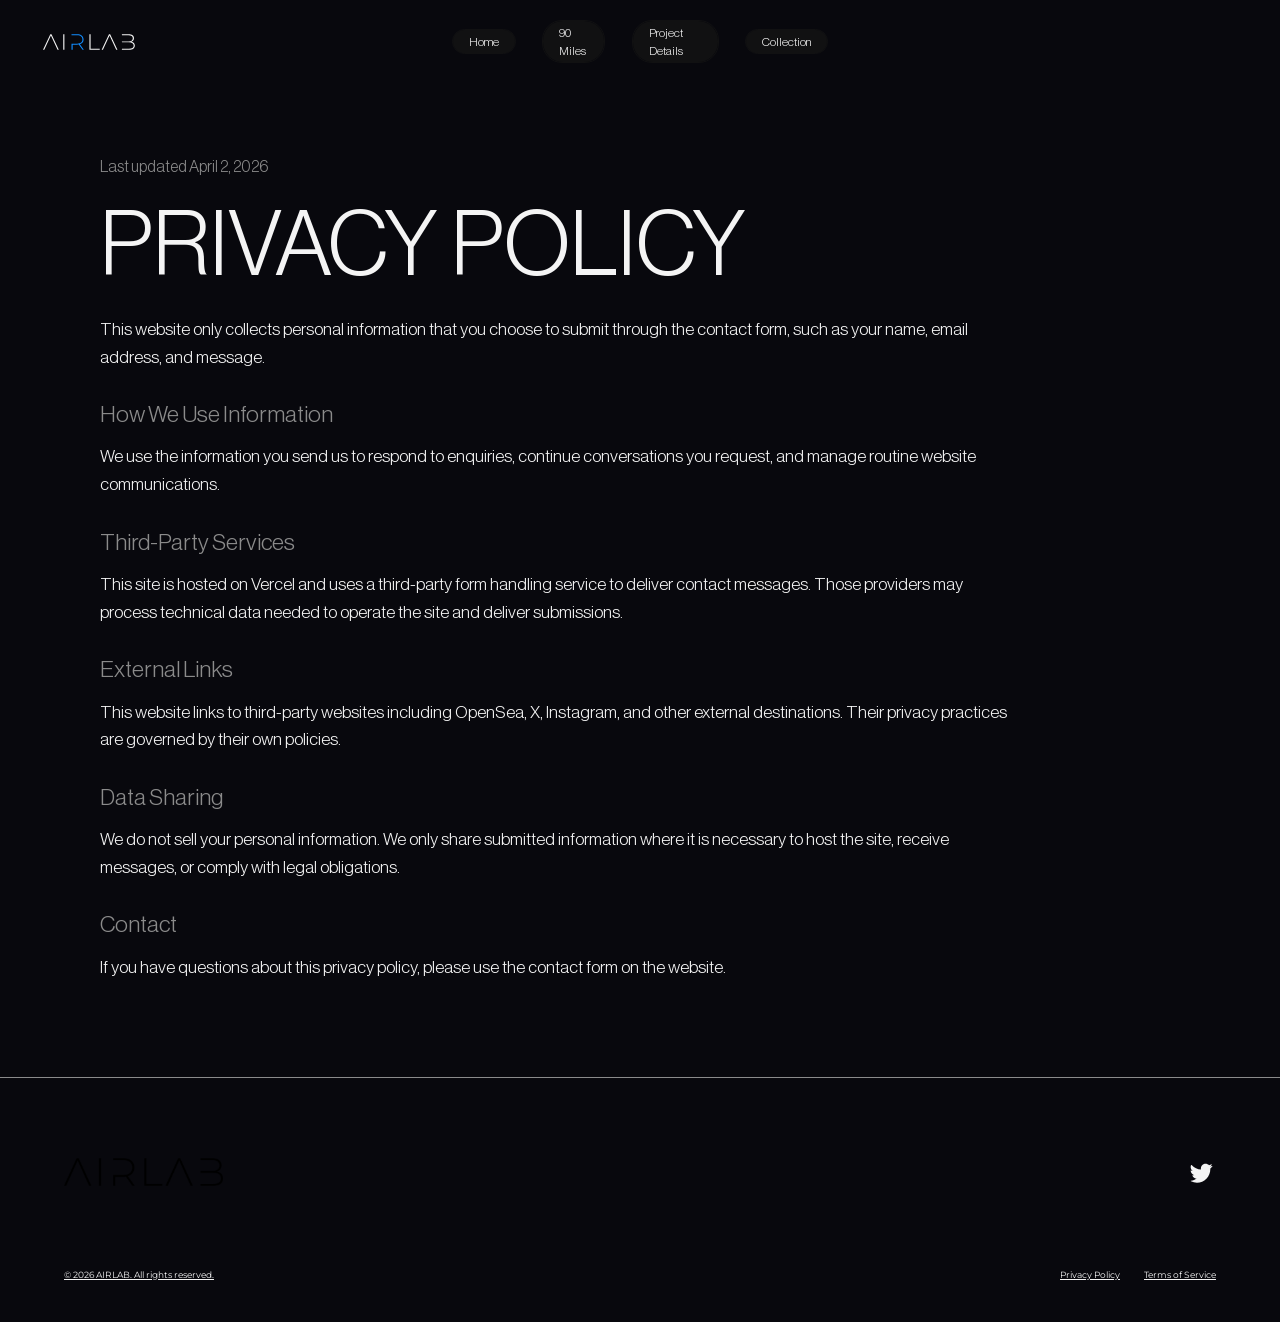
<file: privacy-policy.html>
<!DOCTYPE html>
<html>
<head>
  <meta charset="utf-8">
  <title>Privacy Policy</title>
  <meta content="Privacy Policy" property="og:title">
  <meta content="Privacy Policy" property="twitter:title">
  <meta content="width=device-width, initial-scale=1" name="viewport">
  <link href="css/normalize.css" rel="stylesheet" type="text/css">
  <link href="css/core.css" rel="stylesheet" type="text/css">
  <link href="css/site.css" rel="stylesheet" type="text/css">
  <link href="https://fonts.googleapis.com" rel="preconnect">
  <link href="https://fonts.gstatic.com" rel="preconnect" crossorigin="anonymous">
  <link href="https://fonts.googleapis.com/css2?family=Montserrat:wght@100..900&display=swap" rel="stylesheet">
  <link href="images/favicon.png" rel="shortcut icon" type="image/x-icon">
  <link href="images/webclip.png" rel="apple-touch-icon">
</head>
<body class="body-legal">
  <section class="navbar">
    <div data-animation="over-right" data-collapse="medium" data-duration="300" data-easing="ease" data-easing2="ease" data-no-scroll="1" role="banner" class="mobile-navbar w-nav">
      <div class="div-block-5">
        <a href="index.html" class="brand w-nav-brand"><img src="images/svg.svg" loading="lazy" alt="" class="image-5"></a>
        <div class="menu-button-2 w-nav-button">
          <div class="icon w-icon-nav-menu"></div>
        </div>
        <nav role="navigation" class="nav-menu-2 w-nav-menu">
          <a href="index.html" class="link-block mobile w-inline-block">
            <div class="frame-37 home">
              <div class="text-24">Home</div>
            </div>
          </a>
          <a href="90-miles.html" class="link-block mobile w-inline-block">
            <div class="frame-37 home">
              <div class="text-24">90 Miles</div>
            </div>
          </a>
          <a href="project-details.html" class="link-block mobile w-inline-block">
            <div class="frame-37 home">
              <div class="text-24">Project Details</div>
            </div>
          </a>
          <a href="https://opensea.io/collection/90-miles" target="_blank" rel="noopener noreferrer" class="link-block mobile w-inline-block">
            <div class="frame-37 home">
              <div class="text-24">Collection</div>
            </div>
          </a>
        </nav>
      </div>
    </div>
    <div class="navbar-2-2">
      <div class="container-2">
        <div class="column-5">
          <a href="index.html" class="link-block-17 w-inline-block"><img src="images/svg.svg" loading="lazy" alt="" class="image-7"></a>
        </div>
        <div class="column-6">
          <a href="index.html" class="link-block w-inline-block">
            <div class="frame-37 home">
              <div class="text-24">Home</div>
            </div>
          </a>
          <a href="90-miles.html" class="link-block w-inline-block">
            <div class="frame-37 home">
              <div class="text-24">90 Miles</div>
            </div>
          </a>
          <a href="project-details.html" class="link-block w-inline-block">
            <div class="frame-37 home">
              <div class="text-24">Project Details</div>
            </div>
          </a>
          <a href="https://opensea.io/collection/90-miles" target="_blank" rel="noopener noreferrer" class="link-block w-inline-block">
            <div class="frame-37 home">
              <div class="text-24">Collection</div>
            </div>
          </a>
        </div>
        <div class="column-7"></div>
      </div>
    </div>
  </section>
  <main class="legal-content">
    <div class="legal-wrap">
      <p class="legal-updated">Last updated April 2, 2026</p>
      <h1 class="legal-title">Privacy Policy</h1>
      <p class="legal-text">This website only collects personal information that you choose to submit through the contact form, such as your name, email address, and message.</p>
      <section class="legal-section">
        <h2 class="legal-heading">How We Use Information</h2>
        <p class="legal-text">We use the information you send us to respond to enquiries, continue conversations you request, and manage routine website communications.</p>
      </section>
      <section class="legal-section">
        <h2 class="legal-heading">Third-Party Services</h2>
        <p class="legal-text">This site is hosted on Vercel and uses a third-party form handling service to deliver contact messages. Those providers may process technical data needed to operate the site and deliver submissions.</p>
      </section>
      <section class="legal-section">
        <h2 class="legal-heading">External Links</h2>
        <p class="legal-text">This website links to third-party websites including OpenSea, X, Instagram, and other external destinations. Their privacy practices are governed by their own policies.</p>
      </section>
      <section class="legal-section">
        <h2 class="legal-heading">Data Sharing</h2>
        <p class="legal-text">We do not sell your personal information. We only share submitted information where it is necessary to host the site, receive messages, or comply with legal obligations.</p>
      </section>
      <section class="legal-section">
        <h2 class="legal-heading">Contact</h2>
        <p class="legal-text">If you have questions about this privacy policy, please use the contact form on the website.</p>
      </section>
    </div>
  </main>
  <div class="footer">
    <div class="footer-desktop">
      <div class="content-7">
        <div class="column-8"><img src="images/brandmark-design-1.png" loading="lazy" width="239" height="42" alt="" class="brandmark-design-2">
          <div class="content-8">
            <div class="social-links-2">
              <a href="https://twitter.com/airlabco" class="link-block-33 w-inline-block"><img src="images/Vectors-Wrapper.svg" loading="lazy" width="44" height="44" alt="" class="vectors-wrapper-11"></a>
            </div>
          </div>
        </div>
      </div>
      <div class="credits-2">
        <div class="column-8">
          <a href="index.html" class="w-inline-block">
            <div class="text-40">©  2026 AIRLAB. All rights reserved.</div>
          </a>
          <div class="footer-links-2">
            <a href="privacy-policy.html" aria-current="page" class="w-inline-block w--current">
              <div class="text-40">Privacy Policy</div>
            </a>
            <a href="terms-of-service.html" class="w-inline-block">
              <div class="text-40">Terms of Service</div>
            </a>
          </div>
        </div>
      </div>
    </div>
    <div class="footer-mobile">
      <div class="content-12">
        <div class="column-10">
          <div class="content-13">
            <div class="social-links-5">
              <a href="https://twitter.com/airlabco" target="_blank" class="w-inline-block"><img src="images/64260d5d60c97b31681797cf_Vectors-Wrapper.svg" loading="lazy" width="44" height="44" alt="" class="vectors-wrapper-40"></a>
            </div>
          </div>
        </div>
      </div>
      <div class="credits-3">
        <div class="row-2">
          <div class="text-140">©  2026 AIRLAB. All rights reserved.</div>
          <div class="footer-links-3">
            <a href="privacy-policy.html" aria-current="page" class="w-inline-block w--current">
              <div class="text-140">Privacy Policy</div>
            </a>
            <a href="terms-of-service.html" class="w-inline-block">
              <div class="text-140">Terms of Service</div>
            </a>
          </div>
        </div>
      </div>
    </div>
  </div>
  <script src="js/site.js" type="text/javascript"></script>
</body>
</html>
</file>
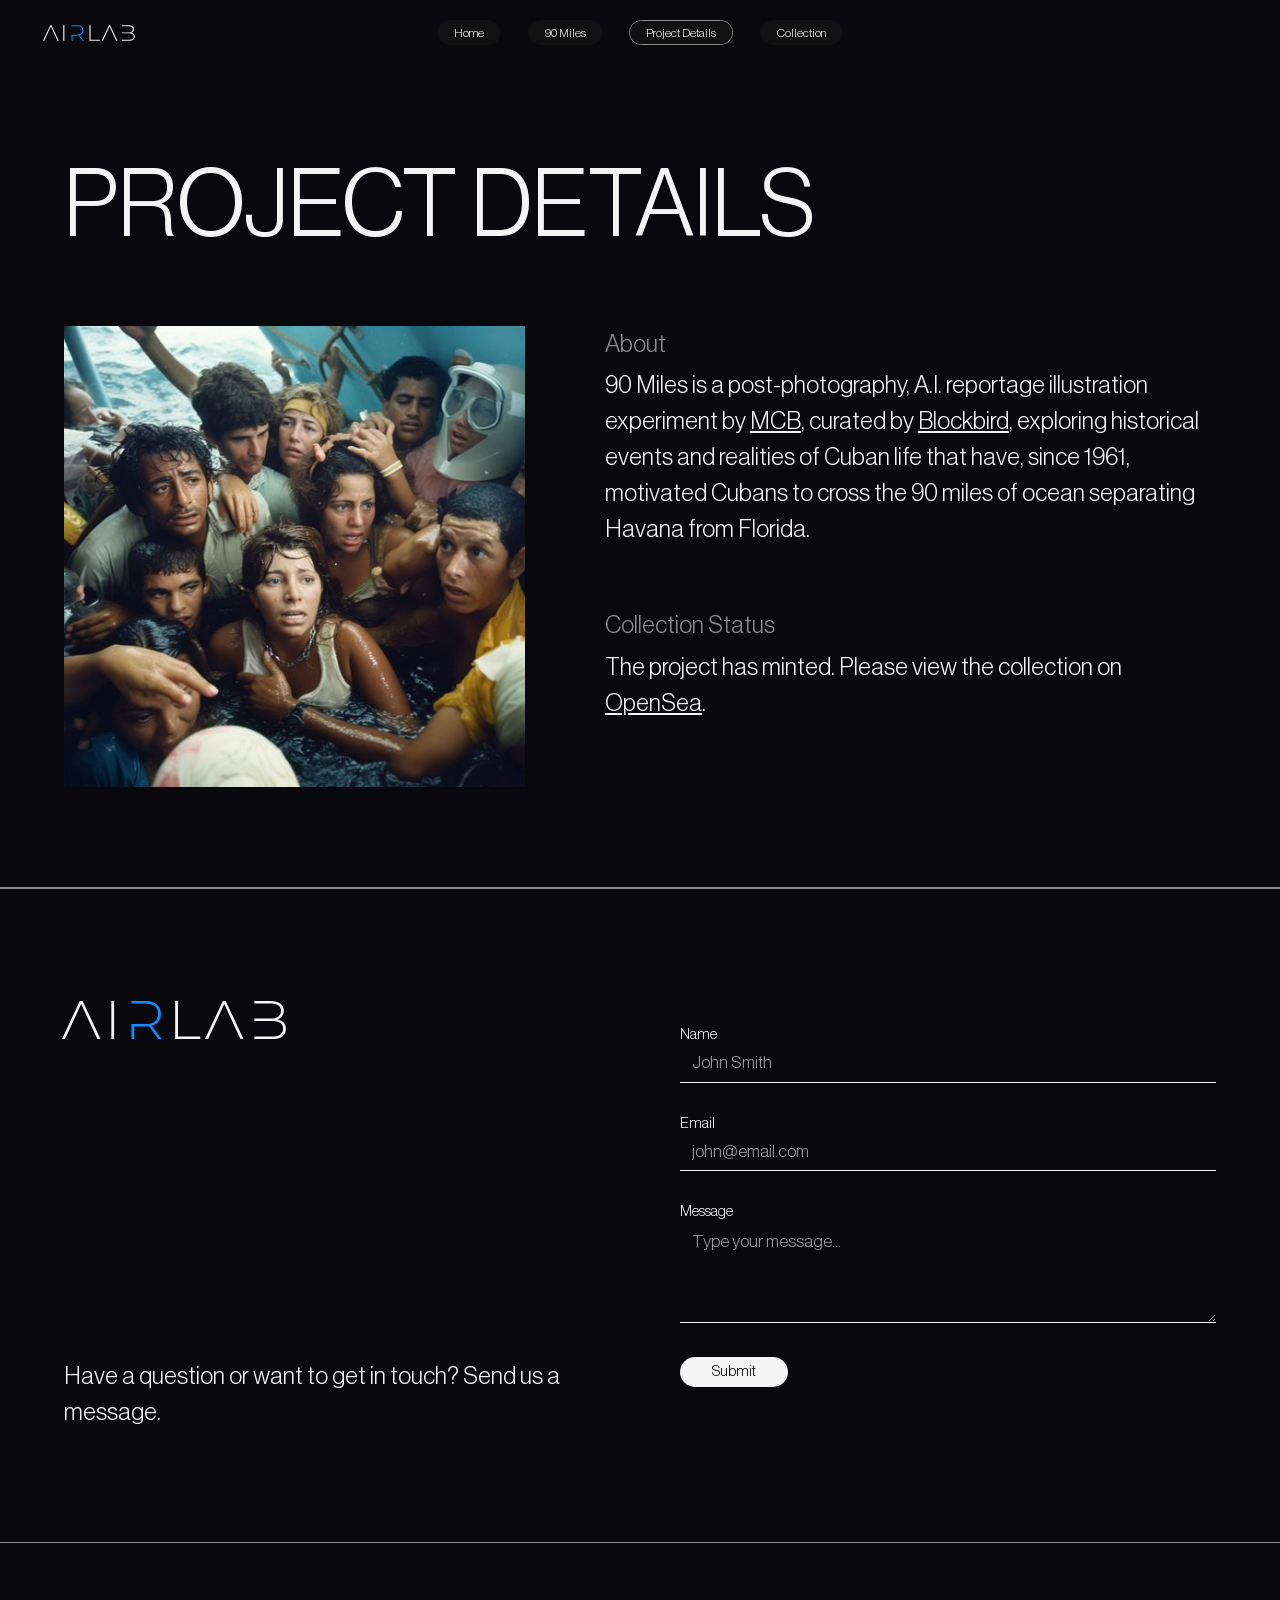
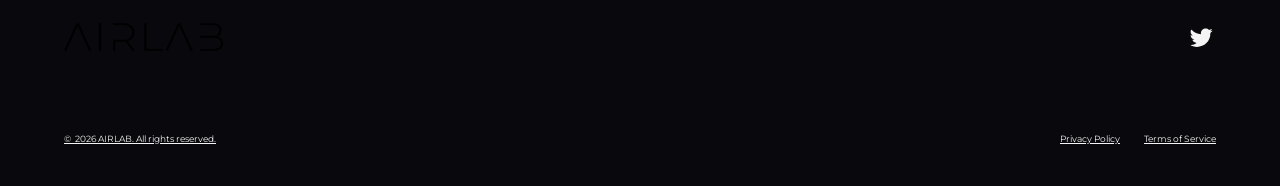
<file: project-details.html>
<!DOCTYPE html>
<html>
<head>
  <meta charset="utf-8">
  <title>Project Details</title>
  <meta content="Project Details" property="og:title">
  <meta content="Project Details" property="twitter:title">
  <meta content="width=device-width, initial-scale=1" name="viewport">
  <link href="css/normalize.css" rel="stylesheet" type="text/css">
  <link href="css/core.css" rel="stylesheet" type="text/css">
  <link href="css/site.css" rel="stylesheet" type="text/css">
  <link href="https://fonts.googleapis.com" rel="preconnect">
  <link href="https://fonts.gstatic.com" rel="preconnect" crossorigin="anonymous">
  <link href="https://fonts.googleapis.com/css2?family=Montserrat:wght@100..900&display=swap" rel="stylesheet">
  <link href="images/favicon.png" rel="shortcut icon" type="image/x-icon">
  <link href="images/webclip.png" rel="apple-touch-icon">
</head>
<body class="body">
  <section class="navbar">
    <div data-animation="over-right" data-collapse="medium" data-duration="300" data-easing="ease" data-easing2="ease" data-no-scroll="1" role="banner" class="mobile-navbar w-nav">
      <div class="div-block-5">
        <a href="index.html" class="brand w-nav-brand"><img src="images/svg.svg" loading="lazy" alt="" class="image-5"></a>
        <div class="menu-button-2 w-nav-button">
          <div class="icon w-icon-nav-menu"></div>
        </div>
        <nav role="navigation" class="nav-menu-2 w-nav-menu">
          <a href="index.html" class="link-block mobile w-inline-block">
            <div class="frame-37 home">
              <div class="text-24">Home</div>
            </div>
          </a>
          <a href="90-miles.html" class="link-block mobile w-inline-block">
            <div class="frame-37 home">
              <div class="text-24">90 Miles</div>
            </div>
          </a>
          <a href="project-details.html" aria-current="page" class="link-block mobile w-inline-block w--current">
            <div class="frame-37 home">
              <div class="text-24">Project Details</div>
            </div>
          </a>
          <a href="https://opensea.io/collection/90-miles" target="_blank" rel="noopener noreferrer" class="link-block mobile w-inline-block">
            <div class="frame-37 home">
              <div class="text-24">Collection</div>
            </div>
          </a>
        </nav>
      </div>
    </div>
    <div class="navbar-2-2">
      <div class="container-2">
        <div class="column-5">
          <a href="index.html" class="link-block-17 w-inline-block"><img src="images/svg.svg" loading="lazy" alt="" class="image-7"></a>
        </div>
        <div class="column-6">
          <a href="index.html" class="link-block w-inline-block">
            <div class="frame-37 home">
              <div class="text-24">Home</div>
            </div>
          </a>
          <a href="90-miles.html" class="link-block w-inline-block">
            <div class="frame-37 home">
              <div class="text-24">90 Miles</div>
            </div>
          </a>
          <a href="project-details.html" aria-current="page" class="link-block w-inline-block w--current">
            <div class="frame-37 home">
              <div class="text-24">Project Details</div>
            </div>
          </a>
          <a href="https://opensea.io/collection/90-miles" target="_blank" rel="noopener noreferrer" class="link-block w-inline-block">
            <div class="frame-37 home">
              <div class="text-24">Collection</div>
            </div>
          </a>
        </div>
        <div class="column-7"></div>
      </div>
    </div>
  </section>
  <div class="project-details">
    <div class="project-details-desktop">
      <div class="frame-695">
        <div class="text-106">Project Details</div>
        <div class="frame-696"><img class="_13demarzo-15-11" src="images/sinking-47.jpg" width="668" height="668" alt="" sizes="(max-width: 991px) 100vw, 36vw" loading="lazy" srcset="images/sinking-47-p-500.jpg 500w, images/sinking-47-p-800.jpg 800w, images/sinking-47.jpg 1024w">
          <div class="frame-697">
            <div class="frame-698">
              <div class="frame-699">
                <div class="text-107">About</div>
                <div class="text-108">90 Miles is a post-photography, A.I. reportage illustration experiment by <a href="https://twitter.com/punk4803" target="_blank" class="link-15">MCB</a>, curated by <a href="https://x.com/blockbird" target="_blank" class="link-16">Blockbird</a>, exploring historical events and realities of Cuban life that have, since 1961, motivated Cubans to cross the 90 miles of ocean separating Havana from Florida.</div>
              </div>
              <div class="frame-699">
                <div class="text-107">Collection Status</div>
                <div class="frame-700">
                  <div class="text-109">The project has minted. Please view the collection on <a href="https://opensea.io/collection/90-miles" target="_blank" class="link-46">OpenSea</a>.</div>
                </div>
              </div>
            </div>
          </div>
        </div>
      </div>
    </div>
    <div class="project-details-mobile">
      <div class="frame-756"><img src="images/6426151dda6d0d2ac98f204e_13demarzo-15.png" loading="lazy" width="350" height="350" alt="" class="_13demarzo-15-15">
        <div class="text-152">Project Details</div>
        <div class="frame-757">
          <div class="frame-734">
            <div class="text-153">About</div>
            <div class="text-154">90 Miles is a post-photography, A.I. reportage illustration experiment by <a href="https://twitter.com/punk4803" target="_blank" class="link-29">MCB</a>, curated by <a href="https://x.com/blockbird" target="_blank" class="link-41">Blockbird</a>, exploring historical events and realities of Cuban life that have, since 1961, motivated Cubans to cross the 90 miles of ocean separating Havana from Florida.</div>
          </div>
          <div class="frame-734">
            <div class="text-153">Collection Status</div>
            <div class="text-154">The project has minted. Please view the collection on <a href="https://opensea.io/collection/90-miles" target="_blank" class="link-46">OpenSea</a>.</div>
          </div>
        </div>
      </div>
    </div>
  </div>
  <div class="contact" id="contact">
    <div class="contact-desktop">
      <div class="content-10"><img src="images/6424fcaa74689ee4fdd79721_Vectors-Wrapper.svg" loading="lazy" width="456.7826843261719" height="79" alt="" class="vectors-wrapper-20">
        <div class="text-75">Have a question or want to get in touch? Send us a message.</div>
      </div>
      <div class="form-block w-form">
        <form id="contact-form" name="contact-form" method="post" action="#" data-contact-form>
          <input type="hidden" name="_subject" value="AIRLAB website enquiry">
          <input type="text" name="_honey" tabindex="-1" autocomplete="off" style="display:none">
          <div class="form-item"><label for="contact-name" class="field-label">Name</label><input class="text-field w-input" maxlength="256" name="name" placeholder="John Smith" type="text" id="contact-name" required=""></div>
          <div class="form-item"><label for="contact-email" class="field-label">Email</label><input class="text-field w-input" maxlength="256" name="email" placeholder="john@email.com" type="email" id="contact-email" required=""></div>
          <div class="form-item"><label for="contact-message" class="field-label">Message</label><textarea placeholder="Type your message..." maxlength="5000" id="contact-message" name="message" class="textarea w-input" required=""></textarea></div><input type="submit" data-wait="Sending..." class="submit-button w-button" value="Submit">
        </form>
        <div class="w-form-done">
          <div>Thanks. Your message has been sent.</div>
        </div>
        <div class="w-form-fail">
          <div>Something went wrong while sending your message. Please try again.</div>
        </div>
      </div>
    </div>
    <div class="contact-mobile">
      <div class="content-11"><img src="images/6426087b9a790ae0e2eda478_Vectors-Wrapper.svg" loading="lazy" width="198.00022888183594" height="34.244075775146484" alt="" class="vectors-wrapper-39">
        <div class="text-138">Have a question or want to get in touch? Send us a message.</div>
      </div>
      <div class="form-block w-form">
        <form id="contact-form-mobile" name="contact-form-mobile" method="post" action="#" data-contact-form>
          <input type="hidden" name="_subject" value="AIRLAB website enquiry">
          <input type="text" name="_honey" tabindex="-1" autocomplete="off" style="display:none">
          <div class="form-item"><label for="contact-name-mobile" class="field-label-2">Name</label><input class="text-field-2 w-input" maxlength="256" name="name" placeholder="John Smith" type="text" id="contact-name-mobile" required=""></div>
          <div class="form-item"><label for="contact-email-mobile" class="field-label-2">Email</label><input class="text-field-2 w-input" maxlength="256" name="email" placeholder="john@email.com" type="email" id="contact-email-mobile" required=""></div>
          <div class="form-item"><label for="contact-message-mobile" class="field-label-2">Message</label><textarea placeholder="Type your message..." maxlength="5000" id="contact-message-mobile" name="message" class="textarea-2 w-input" required=""></textarea></div><input type="submit" data-wait="Sending..." class="submit-button-2 w-button" value="Submit">
        </form>
        <div class="w-form-done">
          <div>Thanks. Your message has been sent.</div>
        </div>
        <div class="w-form-fail">
          <div>Something went wrong while sending your message. Please try again.</div>
        </div>
      </div>
    </div>
  </div>
  <div class="footer">
    <div class="footer-desktop">
      <div class="content-7">
        <div class="column-8"><img src="images/brandmark-design-1.png" loading="lazy" width="239" height="42" alt="" class="brandmark-design-2">
          <div class="content-8">
            <div class="social-links-2">
              <a href="https://twitter.com/airlabco" class="link-block-33 w-inline-block"><img src="images/Vectors-Wrapper.svg" loading="lazy" width="44" height="44" alt="" class="vectors-wrapper-11"></a>
            </div>
          </div>
        </div>
      </div>
      <div class="credits-2">
        <div class="column-8">
          <a href="index.html" class="w-inline-block">
            <div class="text-40">©  2026 AIRLAB. All rights reserved.</div>
          </a>
          <div class="footer-links-2">
            <a href="privacy-policy.html" class="w-inline-block">
              <div class="text-40">Privacy Policy</div>
            </a>
            <a href="terms-of-service.html" class="w-inline-block">
              <div class="text-40">Terms of Service</div>
            </a>
          </div>
        </div>
      </div>
    </div>
    <div class="footer-mobile">
      <div class="content-12">
        <div class="column-10">
          <div class="content-13">
            <div class="social-links-5">
              <a href="https://twitter.com/airlabco" target="_blank" class="w-inline-block"><img src="images/64260d5d60c97b31681797cf_Vectors-Wrapper.svg" loading="lazy" width="44" height="44" alt="" class="vectors-wrapper-40"></a>
            </div>
          </div>
        </div>
      </div>
      <div class="credits-3">
        <div class="row-2">
          <div class="text-140">©  2026 AIRLAB. All rights reserved.</div>
          <div class="footer-links-3">
            <a href="privacy-policy.html" class="w-inline-block">
              <div class="text-140">Privacy Policy</div>
            </a>
            <a href="terms-of-service.html" class="w-inline-block">
              <div class="text-140">Terms of Service</div>
            </a>
          </div>
        </div>
      </div>
    </div>
  </div>
  <script src="js/site.js" type="text/javascript"></script>
  <script src="js/contact-form.js" type="text/javascript"></script>
</body>
</html>
</file>
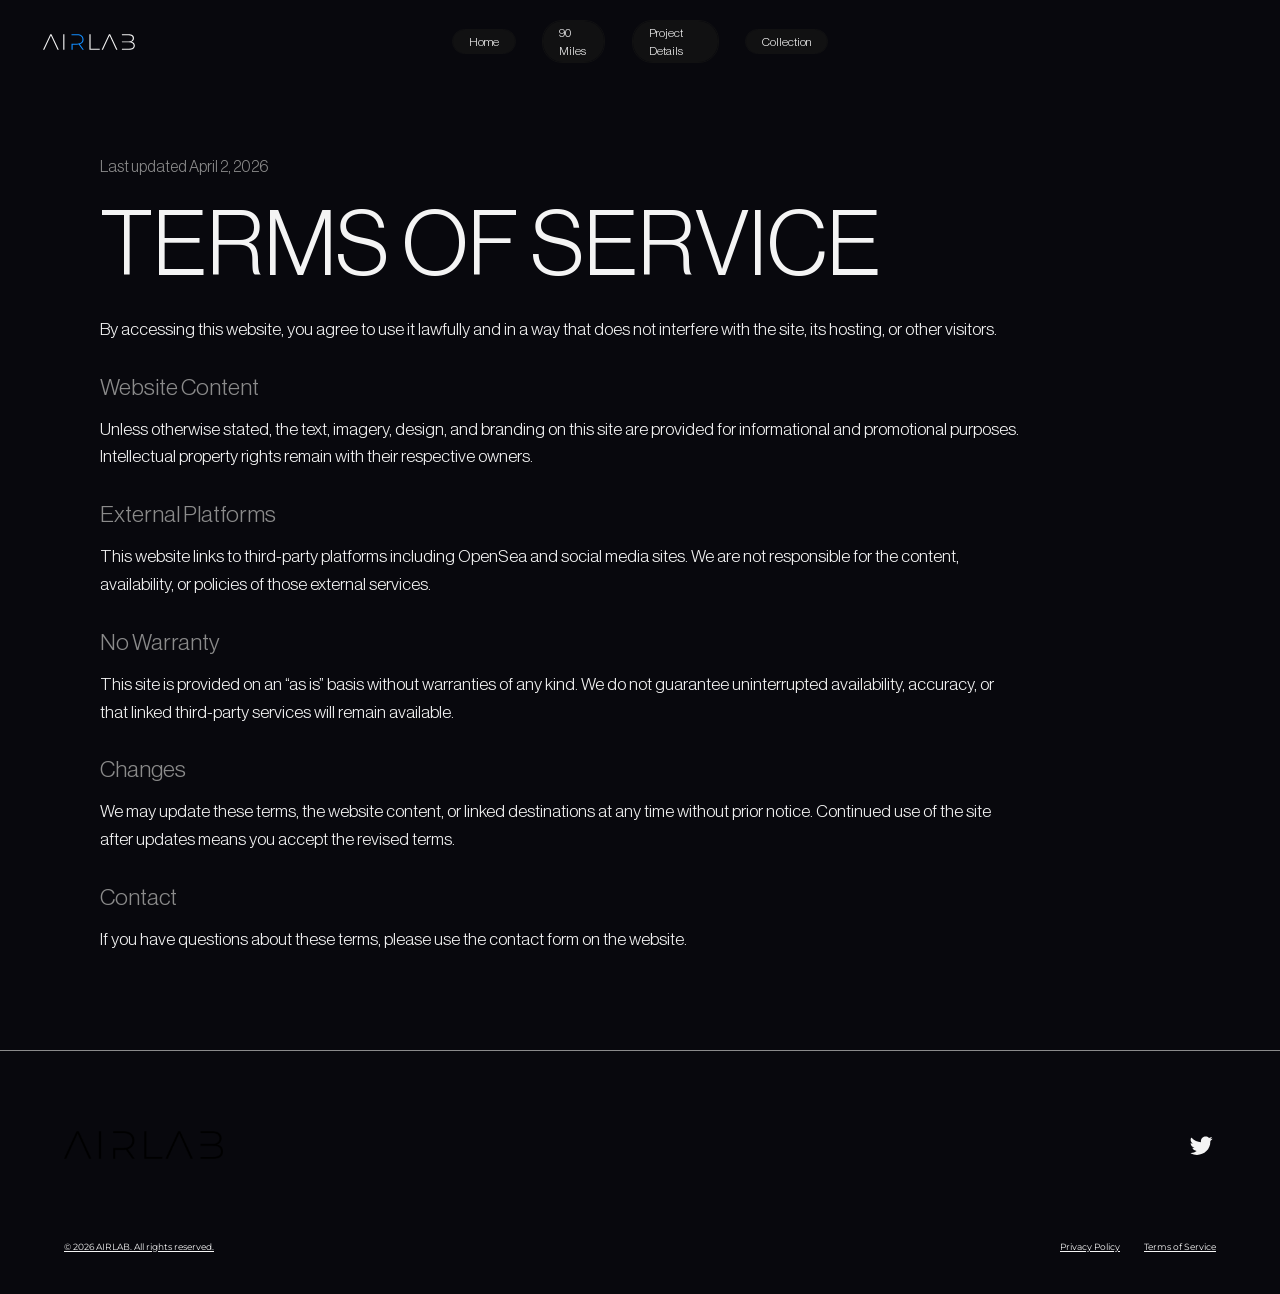
<file: terms-of-service.html>
<!DOCTYPE html>
<html>
<head>
  <meta charset="utf-8">
  <title>Terms of Service</title>
  <meta content="Terms of Service" property="og:title">
  <meta content="Terms of Service" property="twitter:title">
  <meta content="width=device-width, initial-scale=1" name="viewport">
  <link href="css/normalize.css" rel="stylesheet" type="text/css">
  <link href="css/core.css" rel="stylesheet" type="text/css">
  <link href="css/site.css" rel="stylesheet" type="text/css">
  <link href="https://fonts.googleapis.com" rel="preconnect">
  <link href="https://fonts.gstatic.com" rel="preconnect" crossorigin="anonymous">
  <link href="https://fonts.googleapis.com/css2?family=Montserrat:wght@100..900&display=swap" rel="stylesheet">
  <link href="images/favicon.png" rel="shortcut icon" type="image/x-icon">
  <link href="images/webclip.png" rel="apple-touch-icon">
</head>
<body class="body-legal">
  <section class="navbar">
    <div data-animation="over-right" data-collapse="medium" data-duration="300" data-easing="ease" data-easing2="ease" data-no-scroll="1" role="banner" class="mobile-navbar w-nav">
      <div class="div-block-5">
        <a href="index.html" class="brand w-nav-brand"><img src="images/svg.svg" loading="lazy" alt="" class="image-5"></a>
        <div class="menu-button-2 w-nav-button">
          <div class="icon w-icon-nav-menu"></div>
        </div>
        <nav role="navigation" class="nav-menu-2 w-nav-menu">
          <a href="index.html" class="link-block mobile w-inline-block">
            <div class="frame-37 home">
              <div class="text-24">Home</div>
            </div>
          </a>
          <a href="90-miles.html" class="link-block mobile w-inline-block">
            <div class="frame-37 home">
              <div class="text-24">90 Miles</div>
            </div>
          </a>
          <a href="project-details.html" class="link-block mobile w-inline-block">
            <div class="frame-37 home">
              <div class="text-24">Project Details</div>
            </div>
          </a>
          <a href="https://opensea.io/collection/90-miles" target="_blank" rel="noopener noreferrer" class="link-block mobile w-inline-block">
            <div class="frame-37 home">
              <div class="text-24">Collection</div>
            </div>
          </a>
        </nav>
      </div>
    </div>
    <div class="navbar-2-2">
      <div class="container-2">
        <div class="column-5">
          <a href="index.html" class="link-block-17 w-inline-block"><img src="images/svg.svg" loading="lazy" alt="" class="image-7"></a>
        </div>
        <div class="column-6">
          <a href="index.html" class="link-block w-inline-block">
            <div class="frame-37 home">
              <div class="text-24">Home</div>
            </div>
          </a>
          <a href="90-miles.html" class="link-block w-inline-block">
            <div class="frame-37 home">
              <div class="text-24">90 Miles</div>
            </div>
          </a>
          <a href="project-details.html" class="link-block w-inline-block">
            <div class="frame-37 home">
              <div class="text-24">Project Details</div>
            </div>
          </a>
          <a href="https://opensea.io/collection/90-miles" target="_blank" rel="noopener noreferrer" class="link-block w-inline-block">
            <div class="frame-37 home">
              <div class="text-24">Collection</div>
            </div>
          </a>
        </div>
        <div class="column-7"></div>
      </div>
    </div>
  </section>
  <main class="legal-content">
    <div class="legal-wrap">
      <p class="legal-updated">Last updated April 2, 2026</p>
      <h1 class="legal-title">Terms of Service</h1>
      <p class="legal-text">By accessing this website, you agree to use it lawfully and in a way that does not interfere with the site, its hosting, or other visitors.</p>
      <section class="legal-section">
        <h2 class="legal-heading">Website Content</h2>
        <p class="legal-text">Unless otherwise stated, the text, imagery, design, and branding on this site are provided for informational and promotional purposes. Intellectual property rights remain with their respective owners.</p>
      </section>
      <section class="legal-section">
        <h2 class="legal-heading">External Platforms</h2>
        <p class="legal-text">This website links to third-party platforms including OpenSea and social media sites. We are not responsible for the content, availability, or policies of those external services.</p>
      </section>
      <section class="legal-section">
        <h2 class="legal-heading">No Warranty</h2>
        <p class="legal-text">This site is provided on an “as is” basis without warranties of any kind. We do not guarantee uninterrupted availability, accuracy, or that linked third-party services will remain available.</p>
      </section>
      <section class="legal-section">
        <h2 class="legal-heading">Changes</h2>
        <p class="legal-text">We may update these terms, the website content, or linked destinations at any time without prior notice. Continued use of the site after updates means you accept the revised terms.</p>
      </section>
      <section class="legal-section">
        <h2 class="legal-heading">Contact</h2>
        <p class="legal-text">If you have questions about these terms, please use the contact form on the website.</p>
      </section>
    </div>
  </main>
  <div class="footer">
    <div class="footer-desktop">
      <div class="content-7">
        <div class="column-8"><img src="images/brandmark-design-1.png" loading="lazy" width="239" height="42" alt="" class="brandmark-design-2">
          <div class="content-8">
            <div class="social-links-2">
              <a href="https://twitter.com/airlabco" class="link-block-33 w-inline-block"><img src="images/Vectors-Wrapper.svg" loading="lazy" width="44" height="44" alt="" class="vectors-wrapper-11"></a>
            </div>
          </div>
        </div>
      </div>
      <div class="credits-2">
        <div class="column-8">
          <a href="index.html" class="w-inline-block">
            <div class="text-40">©  2026 AIRLAB. All rights reserved.</div>
          </a>
          <div class="footer-links-2">
            <a href="privacy-policy.html" class="w-inline-block">
              <div class="text-40">Privacy Policy</div>
            </a>
            <a href="terms-of-service.html" aria-current="page" class="w-inline-block w--current">
              <div class="text-40">Terms of Service</div>
            </a>
          </div>
        </div>
      </div>
    </div>
    <div class="footer-mobile">
      <div class="content-12">
        <div class="column-10">
          <div class="content-13">
            <div class="social-links-5">
              <a href="https://twitter.com/airlabco" target="_blank" class="w-inline-block"><img src="images/64260d5d60c97b31681797cf_Vectors-Wrapper.svg" loading="lazy" width="44" height="44" alt="" class="vectors-wrapper-40"></a>
            </div>
          </div>
        </div>
      </div>
      <div class="credits-3">
        <div class="row-2">
          <div class="text-140">©  2026 AIRLAB. All rights reserved.</div>
          <div class="footer-links-3">
            <a href="privacy-policy.html" class="w-inline-block">
              <div class="text-140">Privacy Policy</div>
            </a>
            <a href="terms-of-service.html" aria-current="page" class="w-inline-block w--current">
              <div class="text-140">Terms of Service</div>
            </a>
          </div>
        </div>
      </div>
    </div>
  </div>
  <script src="js/site.js" type="text/javascript"></script>
</body>
</html>
</file>
<file: css/core.css>
@font-face {
  font-family: 'site-icons';
  src: url("[data-uri]") format('truetype');
  font-weight: normal;
  font-style: normal;
}
[class^="w-icon-"],
[class*=" w-icon-"] {
  /* use !important to prevent issues with browser extensions that change fonts */
  font-family: 'site-icons' !important;
  speak: none;
  font-style: normal;
  font-weight: normal;
  font-variant: normal;
  text-transform: none;
  line-height: 1;
  /* Better Font Rendering =========== */
  -webkit-font-smoothing: antialiased;
  -moz-osx-font-smoothing: grayscale;
}
.w-icon-slider-right:before {
  content: "\e600";
}
.w-icon-slider-left:before {
  content: "\e601";
}
.w-icon-nav-menu:before {
  content: "\e602";
}
.w-icon-arrow-down:before,
.w-icon-dropdown-toggle:before {
  content: "\e603";
}
.w-icon-file-upload-remove:before {
  content: "\e900";
}
.w-icon-file-upload-icon:before {
  content: "\e903";
}
* {
  -webkit-box-sizing: border-box;
  -moz-box-sizing: border-box;
  box-sizing: border-box;
}
html {
  height: 100%;
}
body {
  margin: 0;
  min-height: 100%;
  background-color: #fff;
  font-family: Arial, sans-serif;
  font-size: 14px;
  line-height: 20px;
  color: #333;
}
img {
  max-width: 100%;
  vertical-align: middle;
  display: inline-block;
}
.w-block {
  display: block;
}
.w-inline-block {
  max-width: 100%;
  display: inline-block;
}
.w-clearfix:before,
.w-clearfix:after {
  content: " ";
  display: table;
  grid-column-start: 1;
  grid-row-start: 1;
  grid-column-end: 2;
  grid-row-end: 2;
}
.w-clearfix:after {
  clear: both;
}
.w-hidden {
  display: none;
}
.w-button {
  display: inline-block;
  padding: 9px 15px;
  background-color: #3898EC;
  color: white;
  border: 0;
  line-height: inherit;
  text-decoration: none;
  cursor: pointer;
  border-radius: 0;
}
input.w-button {
  -webkit-appearance: button;
}
html[data-w-dynpage] [data-w-cloak] {
  color: transparent !important;
}
.w-code-block {
  margin: unset;
}
pre.w-code-block code {
  all: inherit;
}
.w-optimization {
  display: contents;
}
h1,
h2,
h3,
h4,
h5,
h6 {
  font-weight: bold;
  margin-bottom: 10px;
}
h1 {
  font-size: 38px;
  line-height: 44px;
  margin-top: 20px;
}
h2 {
  font-size: 32px;
  line-height: 36px;
  margin-top: 20px;
}
h3 {
  font-size: 24px;
  line-height: 30px;
  margin-top: 20px;
}
h4 {
  font-size: 18px;
  line-height: 24px;
  margin-top: 10px;
}
h5 {
  font-size: 14px;
  line-height: 20px;
  margin-top: 10px;
}
h6 {
  font-size: 12px;
  line-height: 18px;
  margin-top: 10px;
}
p {
  margin-top: 0;
  margin-bottom: 10px;
}
blockquote {
  margin: 0 0 10px 0;
  padding: 10px 20px;
  border-left: 5px solid #E2E2E2;
  font-size: 18px;
  line-height: 22px;
}
figure {
  margin: 0;
  margin-bottom: 10px;
}
figcaption {
  margin-top: 5px;
  text-align: center;
}
ul,
ol {
  margin-top: 0px;
  margin-bottom: 10px;
  padding-left: 40px;
}
.w-list-unstyled {
  padding-left: 0;
  list-style: none;
}
.w-embed:before,
.w-embed:after {
  content: " ";
  display: table;
  grid-column-start: 1;
  grid-row-start: 1;
  grid-column-end: 2;
  grid-row-end: 2;
}
.w-embed:after {
  clear: both;
}
.w-video {
  width: 100%;
  position: relative;
  padding: 0;
}
.w-video iframe,
.w-video object,
.w-video embed {
  position: absolute;
  top: 0;
  left: 0;
  width: 100%;
  height: 100%;
  border: none;
}
fieldset {
  padding: 0;
  margin: 0;
  border: 0;
}
button,
[type='button'],
[type='reset'] {
  border: 0;
  cursor: pointer;
  -webkit-appearance: button;
}
.w-form {
  margin: 0 0 15px;
}
.w-form-done {
  display: none;
  padding: 20px;
  text-align: center;
  background-color: #dddddd;
}
.w-form-fail {
  display: none;
  margin-top: 10px;
  padding: 10px;
  background-color: #ffdede;
}
label {
  display: block;
  margin-bottom: 5px;
  font-weight: bold;
}
.w-input,
.w-select {
  display: block;
  width: 100%;
  height: 38px;
  padding: 8px 12px;
  margin-bottom: 10px;
  font-size: 14px;
  line-height: 1.42857143;
  color: #333333;
  vertical-align: middle;
  background-color: #ffffff;
  border: 1px solid #cccccc;
}
.w-input::placeholder,
.w-select::placeholder {
  color: #999;
}
.w-input:focus,
.w-select:focus {
  border-color: #3898EC;
  outline: 0;
}
.w-input[disabled],
.w-select[disabled],
.w-input[readonly],
.w-select[readonly],
fieldset[disabled] .w-input,
fieldset[disabled] .w-select {
  cursor: not-allowed;
}
.w-input[disabled]:not(.w-input-disabled),
.w-select[disabled]:not(.w-input-disabled),
.w-input[readonly],
.w-select[readonly],
fieldset[disabled]:not(.w-input-disabled) .w-input,
fieldset[disabled]:not(.w-input-disabled) .w-select {
  background-color: #eeeeee;
}
textarea.w-input,
textarea.w-select {
  height: auto;
}
.w-select {
  background-color: #f3f3f3;
}
.w-select[multiple] {
  height: auto;
}
.w-form-label {
  display: inline-block;
  cursor: pointer;
  font-weight: normal;
  margin-bottom: 0px;
}
.w-radio {
  display: block;
  margin-bottom: 5px;
  padding-left: 20px;
}
.w-radio:before,
.w-radio:after {
  content: " ";
  display: table;
  grid-column-start: 1;
  grid-row-start: 1;
  grid-column-end: 2;
  grid-row-end: 2;
}
.w-radio:after {
  clear: both;
}
.w-radio-input {
  margin: 4px 0 0;
  line-height: normal;
  float: left;
  margin-left: -20px;
}
.w-radio-input {
  margin-top: 3px;
}
.w-file-upload {
  display: block;
  margin-bottom: 10px;
}
.w-file-upload-input {
  width: 0.1px;
  height: 0.1px;
  opacity: 0;
  overflow: hidden;
  position: absolute;
  z-index: -100;
}
.w-file-upload-default,
.w-file-upload-uploading,
.w-file-upload-success {
  display: inline-block;
  color: #333333;
}
.w-file-upload-error {
  display: block;
  margin-top: 10px;
}
.w-file-upload-default.w-hidden,
.w-file-upload-uploading.w-hidden,
.w-file-upload-error.w-hidden,
.w-file-upload-success.w-hidden {
  display: none;
}
.w-file-upload-uploading-btn {
  display: flex;
  font-size: 14px;
  font-weight: normal;
  cursor: pointer;
  margin: 0;
  padding: 8px 12px;
  border: 1px solid #cccccc;
  background-color: #fafafa;
}
.w-file-upload-file {
  display: flex;
  flex-grow: 1;
  justify-content: space-between;
  margin: 0;
  padding: 8px 9px 8px 11px;
  border: 1px solid #cccccc;
  background-color: #fafafa;
}
.w-file-upload-file-name {
  font-size: 14px;
  font-weight: normal;
  display: block;
}
.w-file-remove-link {
  margin-top: 3px;
  margin-left: 10px;
  width: auto;
  height: auto;
  padding: 3px;
  display: block;
  cursor: pointer;
}
.w-icon-file-upload-remove {
  margin: auto;
  font-size: 10px;
}
.w-file-upload-error-msg {
  display: inline-block;
  color: #ea384c;
  padding: 2px 0;
}
.w-file-upload-info {
  display: inline-block;
  line-height: 38px;
  padding: 0 12px;
}
.w-file-upload-label {
  display: inline-block;
  font-size: 14px;
  font-weight: normal;
  cursor: pointer;
  margin: 0;
  padding: 8px 12px;
  border: 1px solid #cccccc;
  background-color: #fafafa;
}
.w-icon-file-upload-icon,
.w-icon-file-upload-uploading {
  display: inline-block;
  margin-right: 8px;
  width: 20px;
}
.w-icon-file-upload-uploading {
  height: 20px;
}
.w-container {
  margin-left: auto;
  margin-right: auto;
  max-width: 940px;
}
.w-container:before,
.w-container:after {
  content: " ";
  display: table;
  grid-column-start: 1;
  grid-row-start: 1;
  grid-column-end: 2;
  grid-row-end: 2;
}
.w-container:after {
  clear: both;
}
.w-container .w-row {
  margin-left: -10px;
  margin-right: -10px;
}
.w-row:before,
.w-row:after {
  content: " ";
  display: table;
  grid-column-start: 1;
  grid-row-start: 1;
  grid-column-end: 2;
  grid-row-end: 2;
}
.w-row:after {
  clear: both;
}
.w-row .w-row {
  margin-left: 0;
  margin-right: 0;
}
.w-col {
  position: relative;
  float: left;
  width: 100%;
  min-height: 1px;
  padding-left: 10px;
  padding-right: 10px;
}
.w-col .w-col {
  padding-left: 0;
  padding-right: 0;
}
.w-col-1 {
  width: 8.33333333%;
}
.w-col-2 {
  width: 16.66666667%;
}
.w-col-3 {
  width: 25%;
}
.w-col-4 {
  width: 33.33333333%;
}
.w-col-5 {
  width: 41.66666667%;
}
.w-col-6 {
  width: 50%;
}
.w-col-7 {
  width: 58.33333333%;
}
.w-col-8 {
  width: 66.66666667%;
}
.w-col-9 {
  width: 75%;
}
.w-col-10 {
  width: 83.33333333%;
}
.w-col-11 {
  width: 91.66666667%;
}
.w-col-12 {
  width: 100%;
}
.w-hidden-main {
  display: none !important;
}
@media screen and (max-width: 991px) {
  .w-container {
    max-width: 728px;
  }
  .w-hidden-main {
    display: inherit !important;
  }
  .w-hidden-medium {
    display: none !important;
  }
  .w-col-medium-1 {
    width: 8.33333333%;
  }
  .w-col-medium-2 {
    width: 16.66666667%;
  }
  .w-col-medium-3 {
    width: 25%;
  }
  .w-col-medium-4 {
    width: 33.33333333%;
  }
  .w-col-medium-5 {
    width: 41.66666667%;
  }
  .w-col-medium-6 {
    width: 50%;
  }
  .w-col-medium-7 {
    width: 58.33333333%;
  }
  .w-col-medium-8 {
    width: 66.66666667%;
  }
  .w-col-medium-9 {
    width: 75%;
  }
  .w-col-medium-10 {
    width: 83.33333333%;
  }
  .w-col-medium-11 {
    width: 91.66666667%;
  }
  .w-col-medium-12 {
    width: 100%;
  }
  .w-col-stack {
    width: 100%;
    left: auto;
    right: auto;
  }
}
@media screen and (max-width: 767px) {
  .w-hidden-main {
    display: inherit !important;
  }
  .w-hidden-medium {
    display: inherit !important;
  }
  .w-hidden-small {
    display: none !important;
  }
  .w-row,
  .w-container .w-row {
    margin-left: 0;
    margin-right: 0;
  }
  .w-col {
    width: 100%;
    left: auto;
    right: auto;
  }
  .w-col-small-1 {
    width: 8.33333333%;
  }
  .w-col-small-2 {
    width: 16.66666667%;
  }
  .w-col-small-3 {
    width: 25%;
  }
  .w-col-small-4 {
    width: 33.33333333%;
  }
  .w-col-small-5 {
    width: 41.66666667%;
  }
  .w-col-small-6 {
    width: 50%;
  }
  .w-col-small-7 {
    width: 58.33333333%;
  }
  .w-col-small-8 {
    width: 66.66666667%;
  }
  .w-col-small-9 {
    width: 75%;
  }
  .w-col-small-10 {
    width: 83.33333333%;
  }
  .w-col-small-11 {
    width: 91.66666667%;
  }
  .w-col-small-12 {
    width: 100%;
  }
}
@media screen and (max-width: 479px) {
  .w-container {
    max-width: none;
  }
  .w-hidden-main {
    display: inherit !important;
  }
  .w-hidden-medium {
    display: inherit !important;
  }
  .w-hidden-small {
    display: inherit !important;
  }
  .w-hidden-tiny {
    display: none !important;
  }
  .w-col {
    width: 100%;
  }
  .w-col-tiny-1 {
    width: 8.33333333%;
  }
  .w-col-tiny-2 {
    width: 16.66666667%;
  }
  .w-col-tiny-3 {
    width: 25%;
  }
  .w-col-tiny-4 {
    width: 33.33333333%;
  }
  .w-col-tiny-5 {
    width: 41.66666667%;
  }
  .w-col-tiny-6 {
    width: 50%;
  }
  .w-col-tiny-7 {
    width: 58.33333333%;
  }
  .w-col-tiny-8 {
    width: 66.66666667%;
  }
  .w-col-tiny-9 {
    width: 75%;
  }
  .w-col-tiny-10 {
    width: 83.33333333%;
  }
  .w-col-tiny-11 {
    width: 91.66666667%;
  }
  .w-col-tiny-12 {
    width: 100%;
  }
}
.w-widget {
  position: relative;
}
.w-widget-map {
  width: 100%;
  height: 400px;
}
.w-widget-map label {
  width: auto;
  display: inline;
}
.w-widget-map img {
  max-width: inherit;
}
.w-widget-map .gm-style-iw {
  text-align: center;
}
.w-widget-map .gm-style-iw > button {
  display: none !important;
}
.w-widget-twitter {
  overflow: hidden;
}
.w-widget-twitter-count-shim {
  display: inline-block;
  vertical-align: top;
  position: relative;
  width: 28px;
  height: 20px;
  text-align: center;
  background: white;
  border: #758696 solid 1px;
  border-radius: 3px;
}
.w-widget-twitter-count-shim * {
  pointer-events: none;
  user-select: none;
}
.w-widget-twitter-count-shim .w-widget-twitter-count-inner {
  position: relative;
  font-size: 15px;
  line-height: 12px;
  text-align: center;
  color: #999;
  font-family: serif;
}
.w-widget-twitter-count-shim .w-widget-twitter-count-clear {
  position: relative;
  display: block;
}
.w-widget-twitter-count-shim.w--large {
  width: 36px;
  height: 28px;
}
.w-widget-twitter-count-shim.w--large .w-widget-twitter-count-inner {
  font-size: 18px;
  line-height: 18px;
}
.w-widget-twitter-count-shim:not(.w--vertical) {
  margin-left: 5px;
  margin-right: 8px;
}
.w-widget-twitter-count-shim:not(.w--vertical).w--large {
  margin-left: 6px;
}
.w-widget-twitter-count-shim:not(.w--vertical):before,
.w-widget-twitter-count-shim:not(.w--vertical):after {
  top: 50%;
  left: 0;
  border: solid transparent;
  content: ' ';
  height: 0;
  width: 0;
  position: absolute;
  pointer-events: none;
}
.w-widget-twitter-count-shim:not(.w--vertical):before {
  border-color: rgba(117, 134, 150, 0);
  border-right-color: #5d6c7b;
  border-width: 4px;
  margin-left: -9px;
  margin-top: -4px;
}
.w-widget-twitter-count-shim:not(.w--vertical).w--large:before {
  border-width: 5px;
  margin-left: -10px;
  margin-top: -5px;
}
.w-widget-twitter-count-shim:not(.w--vertical):after {
  border-color: rgba(255, 255, 255, 0);
  border-right-color: white;
  border-width: 4px;
  margin-left: -8px;
  margin-top: -4px;
}
.w-widget-twitter-count-shim:not(.w--vertical).w--large:after {
  border-width: 5px;
  margin-left: -9px;
  margin-top: -5px;
}
.w-widget-twitter-count-shim.w--vertical {
  width: 61px;
  height: 33px;
  margin-bottom: 8px;
}
.w-widget-twitter-count-shim.w--vertical:before,
.w-widget-twitter-count-shim.w--vertical:after {
  top: 100%;
  left: 50%;
  border: solid transparent;
  content: ' ';
  height: 0;
  width: 0;
  position: absolute;
  pointer-events: none;
}
.w-widget-twitter-count-shim.w--vertical:before {
  border-color: rgba(117, 134, 150, 0);
  border-top-color: #5d6c7b;
  border-width: 5px;
  margin-left: -5px;
}
.w-widget-twitter-count-shim.w--vertical:after {
  border-color: rgba(255, 255, 255, 0);
  border-top-color: white;
  border-width: 4px;
  margin-left: -4px;
}
.w-widget-twitter-count-shim.w--vertical .w-widget-twitter-count-inner {
  font-size: 18px;
  line-height: 22px;
}
.w-widget-twitter-count-shim.w--vertical.w--large {
  width: 76px;
}
.w-background-video {
  position: relative;
  overflow: hidden;
  height: 500px;
  color: white;
}
.w-background-video > video {
  background-size: cover;
  background-position: 50% 50%;
  position: absolute;
  margin: auto;
  width: 100%;
  height: 100%;
  right: -100%;
  bottom: -100%;
  top: -100%;
  left: -100%;
  object-fit: cover;
  z-index: -100;
}
.w-background-video > video::-webkit-media-controls-start-playback-button {
  display: none !important;
  -webkit-appearance: none;
}
.w-background-video--control {
  position: absolute;
  bottom: 1em;
  right: 1em;
  background-color: transparent;
  padding: 0;
}
.w-background-video--control > [hidden] {
  display: none !important;
}
.w-slider {
  position: relative;
  height: 300px;
  text-align: center;
  background: #dddddd;
  clear: both;
  -webkit-tap-highlight-color: rgba(0, 0, 0, 0);
  tap-highlight-color: rgba(0, 0, 0, 0);
}
.w-slider-mask {
  position: relative;
  display: block;
  overflow: hidden;
  z-index: 1;
  left: 0;
  right: 0;
  height: 100%;
  white-space: nowrap;
}
.w-slide {
  position: relative;
  display: inline-block;
  vertical-align: top;
  width: 100%;
  height: 100%;
  white-space: normal;
  text-align: left;
}
.w-slider-nav {
  position: absolute;
  z-index: 2;
  top: auto;
  right: 0;
  bottom: 0;
  left: 0;
  margin: auto;
  padding-top: 10px;
  height: 40px;
  text-align: center;
  -webkit-tap-highlight-color: rgba(0, 0, 0, 0);
  tap-highlight-color: rgba(0, 0, 0, 0);
}
.w-slider-nav.w-round > div {
  border-radius: 100%;
}
.w-slider-nav.w-num > div {
  width: auto;
  height: auto;
  padding: 0.2em 0.5em;
  font-size: inherit;
  line-height: inherit;
}
.w-slider-nav.w-shadow > div {
  box-shadow: 0 0 3px rgba(51, 51, 51, 0.4);
}
.w-slider-nav-invert {
  color: #fff;
}
.w-slider-nav-invert > div {
  background-color: rgba(34, 34, 34, 0.4);
}
.w-slider-nav-invert > div.w-active {
  background-color: #222;
}
.w-slider-dot {
  position: relative;
  display: inline-block;
  width: 1em;
  height: 1em;
  background-color: rgba(255, 255, 255, 0.4);
  cursor: pointer;
  margin: 0 3px 0.5em;
  transition: background-color 100ms, color 100ms;
}
.w-slider-dot.w-active {
  background-color: #fff;
}
.w-slider-dot:focus {
  outline: none;
  box-shadow: 0px 0px 0px 2px #fff;
}
.w-slider-dot:focus.w-active {
  box-shadow: none;
}
.w-slider-arrow-left,
.w-slider-arrow-right {
  position: absolute;
  width: 80px;
  top: 0;
  right: 0;
  bottom: 0;
  left: 0;
  margin: auto;
  cursor: pointer;
  overflow: hidden;
  color: white;
  font-size: 40px;
  -webkit-tap-highlight-color: rgba(0, 0, 0, 0);
  tap-highlight-color: rgba(0, 0, 0, 0);
  user-select: none;
}
.w-slider-arrow-left [class^='w-icon-'],
.w-slider-arrow-right [class^='w-icon-'],
.w-slider-arrow-left [class*=' w-icon-'],
.w-slider-arrow-right [class*=' w-icon-'] {
  position: absolute;
}
.w-slider-arrow-left:focus,
.w-slider-arrow-right:focus {
  outline: 0;
}
.w-slider-arrow-left {
  z-index: 3;
  right: auto;
}
.w-slider-arrow-right {
  z-index: 4;
  left: auto;
}
.w-icon-slider-left,
.w-icon-slider-right {
  top: 0;
  right: 0;
  bottom: 0;
  left: 0;
  margin: auto;
  width: 1em;
  height: 1em;
}
.w-slider-aria-label {
  border: 0;
  clip: rect(0 0 0 0);
  height: 1px;
  margin: -1px;
  overflow: hidden;
  padding: 0;
  position: absolute;
  width: 1px;
}
.w-slider-force-show {
  display: block !important;
}
.w-dropdown {
  display: inline-block;
  position: relative;
  text-align: left;
  margin-left: auto;
  margin-right: auto;
  z-index: 900;
}
.w-dropdown-btn,
.w-dropdown-toggle,
.w-dropdown-link {
  position: relative;
  vertical-align: top;
  text-decoration: none;
  color: #222222;
  padding: 20px;
  text-align: left;
  margin-left: auto;
  margin-right: auto;
  white-space: nowrap;
}
.w-dropdown-toggle {
  user-select: none;
  display: inline-block;
  cursor: pointer;
  padding-right: 40px;
}
.w-dropdown-toggle:focus {
  outline: 0;
}
.w-icon-dropdown-toggle {
  position: absolute;
  top: 0;
  right: 0;
  bottom: 0;
  margin: auto;
  margin-right: 20px;
  width: 1em;
  height: 1em;
}
.w-dropdown-list {
  position: absolute;
  background: #dddddd;
  display: none;
  min-width: 100%;
}
.w-dropdown-list.w--open {
  display: block;
}
.w-dropdown-link {
  padding: 10px 20px;
  display: block;
  color: #222222;
}
.w-dropdown-link.w--current {
  color: #0082f3;
}
.w-dropdown-link:focus {
  outline: 0;
}
@media screen and (max-width: 767px) {
  .w-nav-brand {
    padding-left: 10px;
  }
}
/**
 * ## Note
 * Safari (on both iOS and OS X) does not handle viewport units (vh, vw) well.
 * For example percentage units do not work on descendants of elements that
 * have any dimensions expressed in viewport units. It also doesn’t handle them at
 * all in `calc()`.
 */
/**
 * Wrapper around all lightbox elements
 *
 * 1. Since the lightbox can receive focus, IE also gives it an outline.
 * 2. Fixes flickering on Chrome when a transition is in progress
 *    underneath the lightbox.
 */
.w-lightbox-backdrop {
  cursor: auto;
  font-style: normal;
  letter-spacing: normal;
  list-style: disc;
  text-indent: 0;
  text-shadow: none;
  text-transform: none;
  visibility: visible;
  white-space: normal;
  word-break: normal;
  word-spacing: normal;
  word-wrap: normal;
  position: fixed;
  top: 0;
  right: 0;
  bottom: 0;
  left: 0;
  color: #fff;
  font-family: "Helvetica Neue", Helvetica, Ubuntu, "Segoe UI", Verdana, sans-serif;
  font-size: 17px;
  line-height: 1.2;
  font-weight: 300;
  text-align: center;
  background: rgba(0, 0, 0, 0.9);
  z-index: 2000;
  outline: 0;
  /* 1 */
  opacity: 0;
  -webkit-user-select: none;
  -moz-user-select: none;
  -webkit-tap-highlight-color: transparent;
  -webkit-transform: translate(0, 0);
  /* 2 */
}
/**
 * Neat trick to bind the rubberband effect to our canvas instead of the whole
 * document on iOS. It also prevents a bug that causes the document underneath to scroll.
 */
.w-lightbox-backdrop,
.w-lightbox-container {
  height: 100%;
  overflow: auto;
  -webkit-overflow-scrolling: touch;
}
.w-lightbox-content {
  position: relative;
  height: 100vh;
  overflow: hidden;
}
.w-lightbox-view {
  position: absolute;
  width: 100vw;
  height: 100vh;
  opacity: 0;
}
.w-lightbox-view:before {
  content: "";
  height: 100vh;
}
/* .w-lightbox-content */
.w-lightbox-group,
.w-lightbox-group .w-lightbox-view,
.w-lightbox-group .w-lightbox-view:before {
  height: 86vh;
}
.w-lightbox-frame,
.w-lightbox-view:before {
  display: inline-block;
  vertical-align: middle;
}
/*
 * 1. Remove default margin set by user-agent on the <figure> element.
 */
.w-lightbox-figure {
  position: relative;
  margin: 0;
  /* 1 */
}
.w-lightbox-group .w-lightbox-figure {
  cursor: pointer;
}
/**
 * IE adds image dimensions as width and height attributes on the IMG tag,
 * but we need both width and height to be set to auto to enable scaling.
 */
.w-lightbox-img {
  width: auto;
  height: auto;
  max-width: none;
}
/**
 * 1. Reset if style is set by user on "All Images"
 */
.w-lightbox-image {
  display: block;
  float: none;
  /* 1 */
  max-width: 100vw;
  max-height: 100vh;
}
.w-lightbox-group .w-lightbox-image {
  max-height: 86vh;
}
.w-lightbox-caption {
  position: absolute;
  right: 0;
  bottom: 0;
  left: 0;
  padding: 0.5em 1em;
  background: rgba(0, 0, 0, 0.4);
  text-align: left;
  text-overflow: ellipsis;
  white-space: nowrap;
  overflow: hidden;
}
.w-lightbox-embed {
  position: absolute;
  top: 0;
  right: 0;
  bottom: 0;
  left: 0;
  width: 100%;
  height: 100%;
}
.w-lightbox-control {
  position: absolute;
  top: 0;
  width: 4em;
  background-size: 24px;
  background-repeat: no-repeat;
  background-position: center;
  cursor: pointer;
  -webkit-transition: all 0.3s;
  transition: all 0.3s;
}
.w-lightbox-left {
  display: none;
  bottom: 0;
  left: 0;
  /* <svg xmlns="http://www.w3.org/2000/svg" viewBox="-20 0 24 40" width="24" height="40"><g transform="rotate(45)"><path d="m0 0h5v23h23v5h-28z" opacity=".4"/><path d="m1 1h3v23h23v3h-26z" fill="#fff"/></g></svg> */
  background-image: url("[data-uri]");
}
.w-lightbox-right {
  display: none;
  right: 0;
  bottom: 0;
  /* <svg xmlns="http://www.w3.org/2000/svg" viewBox="-4 0 24 40" width="24" height="40"><g transform="rotate(45)"><path d="m0-0h28v28h-5v-23h-23z" opacity=".4"/><path d="m1 1h26v26h-3v-23h-23z" fill="#fff"/></g></svg> */
  background-image: url("[data-uri]");
}
/*
 * Without specifying the with and height inside the SVG, all versions of IE render the icon too small.
 * The bug does not seem to manifest itself if the elements are tall enough such as the above arrows.
 * (http://stackoverflow.com/questions/16092114/background-size-differs-in-internet-explorer)
 */
.w-lightbox-close {
  right: 0;
  height: 2.6em;
  /* <svg xmlns="http://www.w3.org/2000/svg" viewBox="-4 0 18 17" width="18" height="17"><g transform="rotate(45)"><path d="m0 0h7v-7h5v7h7v5h-7v7h-5v-7h-7z" opacity=".4"/><path d="m1 1h7v-7h3v7h7v3h-7v7h-3v-7h-7z" fill="#fff"/></g></svg> */
  background-image: url("[data-uri]");
  background-size: 18px;
}
/**
 * 1. All IE versions add extra space at the bottom without this.
 */
.w-lightbox-strip {
  position: absolute;
  bottom: 0;
  left: 0;
  right: 0;
  padding: 0 1vh;
  line-height: 0;
  /* 1 */
  white-space: nowrap;
  overflow-x: auto;
  overflow-y: hidden;
}
/*
 * 1. We use content-box to avoid having to do `width: calc(10vh + 2vw)`
 *    which doesn’t work in Safari anyway.
 * 2. Chrome renders images pixelated when switching to GPU. Making sure
 *    the parent is also rendered on the GPU (by setting translate3d for
 *    example) fixes this behavior.
 */
.w-lightbox-item {
  display: inline-block;
  width: 10vh;
  padding: 2vh 1vh;
  box-sizing: content-box;
  /* 1 */
  cursor: pointer;
  -webkit-transform: translate3d(0, 0, 0);
  /* 2 */
}
.w-lightbox-active {
  opacity: 0.3;
}
.w-lightbox-thumbnail {
  position: relative;
  height: 10vh;
  background: #222;
  overflow: hidden;
}
.w-lightbox-thumbnail-image {
  position: absolute;
  top: 0;
  left: 0;
}
.w-lightbox-thumbnail .w-lightbox-tall {
  top: 50%;
  width: 100%;
  -webkit-transform: translate(0, -50%);
  transform: translate(0, -50%);
}
.w-lightbox-thumbnail .w-lightbox-wide {
  left: 50%;
  height: 100%;
  -webkit-transform: translate(-50%, 0);
  transform: translate(-50%, 0);
}
/*
 * Spinner
 *
 * Absolute pixel values are used to avoid rounding errors that would cause
 * the white spinning element to be misaligned with the track.
 */
.w-lightbox-spinner {
  position: absolute;
  top: 50%;
  left: 50%;
  box-sizing: border-box;
  width: 40px;
  height: 40px;
  margin-top: -20px;
  margin-left: -20px;
  border: 5px solid rgba(0, 0, 0, 0.4);
  border-radius: 50%;
  -webkit-animation: spin 0.8s infinite linear;
  animation: spin 0.8s infinite linear;
}
.w-lightbox-spinner:after {
  content: "";
  position: absolute;
  top: -4px;
  right: -4px;
  bottom: -4px;
  left: -4px;
  border: 3px solid transparent;
  border-bottom-color: #fff;
  border-radius: 50%;
}
/*
 * Utility classes
 */
.w-lightbox-hide {
  display: none;
}
.w-lightbox-noscroll {
  overflow: hidden;
}
@media (min-width: 768px) {
  .w-lightbox-content {
    height: 96vh;
    margin-top: 2vh;
  }
  .w-lightbox-view,
  .w-lightbox-view:before {
    height: 96vh;
  }
  /* .w-lightbox-content */
  .w-lightbox-group,
  .w-lightbox-group .w-lightbox-view,
  .w-lightbox-group .w-lightbox-view:before {
    height: 84vh;
  }
  .w-lightbox-image {
    max-width: 96vw;
    max-height: 96vh;
  }
  .w-lightbox-group .w-lightbox-image {
    max-width: 82.3vw;
    max-height: 84vh;
  }
  .w-lightbox-left,
  .w-lightbox-right {
    display: block;
    opacity: 0.5;
  }
  .w-lightbox-close {
    opacity: 0.8;
  }
  .w-lightbox-control:hover {
    opacity: 1;
  }
}
.w-lightbox-inactive,
.w-lightbox-inactive:hover {
  opacity: 0;
}
.w-richtext:before,
.w-richtext:after {
  content: " ";
  display: table;
  grid-column-start: 1;
  grid-row-start: 1;
  grid-column-end: 2;
  grid-row-end: 2;
}
.w-richtext:after {
  clear: both;
}
.w-richtext[contenteditable="true"]:before,
.w-richtext[contenteditable="true"]:after {
  white-space: initial;
}
.w-richtext ol,
.w-richtext ul {
  overflow: hidden;
}
.w-richtext .w-richtext-figure-selected.w-richtext-figure-type-video div:after,
.w-richtext .w-richtext-figure-selected[data-rt-type="video"] div:after {
  outline: 2px solid #2895f7;
}
.w-richtext .w-richtext-figure-selected.w-richtext-figure-type-image div,
.w-richtext .w-richtext-figure-selected[data-rt-type="image"] div {
  outline: 2px solid #2895f7;
}
.w-richtext figure.w-richtext-figure-type-video > div:after,
.w-richtext figure[data-rt-type="video"] > div:after {
  content: '';
  position: absolute;
  display: none;
  left: 0;
  top: 0;
  right: 0;
  bottom: 0;
}
.w-richtext figure {
  position: relative;
  max-width: 60%;
}
.w-richtext figure > div:before {
  cursor: default!important;
}
.w-richtext figure img {
  width: 100%;
}
.w-richtext figure figcaption.w-richtext-figcaption-placeholder {
  opacity: 0.6;
}
.w-richtext figure div {
  /* fix incorrectly sized selection border in the data manager */
  font-size: 0px;
  color: transparent;
}
.w-richtext figure.w-richtext-figure-type-image,
.w-richtext figure[data-rt-type="image"] {
  display: table;
}
.w-richtext figure.w-richtext-figure-type-image > div,
.w-richtext figure[data-rt-type="image"] > div {
  display: inline-block;
}
.w-richtext figure.w-richtext-figure-type-image > figcaption,
.w-richtext figure[data-rt-type="image"] > figcaption {
  display: table-caption;
  caption-side: bottom;
}
.w-richtext figure.w-richtext-figure-type-video,
.w-richtext figure[data-rt-type="video"] {
  width: 60%;
  height: 0;
}
.w-richtext figure.w-richtext-figure-type-video iframe,
.w-richtext figure[data-rt-type="video"] iframe {
  position: absolute;
  top: 0;
  left: 0;
  width: 100%;
  height: 100%;
}
.w-richtext figure.w-richtext-figure-type-video > div,
.w-richtext figure[data-rt-type="video"] > div {
  width: 100%;
}
.w-richtext figure.w-richtext-align-center {
  margin-right: auto;
  margin-left: auto;
  clear: both;
}
.w-richtext figure.w-richtext-align-center.w-richtext-figure-type-image > div,
.w-richtext figure.w-richtext-align-center[data-rt-type="image"] > div {
  max-width: 100%;
}
.w-richtext figure.w-richtext-align-normal {
  clear: both;
}
.w-richtext figure.w-richtext-align-fullwidth {
  width: 100%;
  max-width: 100%;
  text-align: center;
  clear: both;
  display: block;
  margin-right: auto;
  margin-left: auto;
}
.w-richtext figure.w-richtext-align-fullwidth > div {
  display: inline-block;
  /* padding-bottom is used for aspect ratios in video figures
      we want the div to inherit that so hover/selection borders in the designer-canvas
      fit right*/
  padding-bottom: inherit;
}
.w-richtext figure.w-richtext-align-fullwidth > figcaption {
  display: block;
}
.w-richtext figure.w-richtext-align-floatleft {
  float: left;
  margin-right: 15px;
  clear: none;
}
.w-richtext figure.w-richtext-align-floatright {
  float: right;
  margin-left: 15px;
  clear: none;
}
.w-nav {
  position: relative;
  background: #dddddd;
  z-index: 1000;
}
.w-nav:before,
.w-nav:after {
  content: " ";
  display: table;
  grid-column-start: 1;
  grid-row-start: 1;
  grid-column-end: 2;
  grid-row-end: 2;
}
.w-nav:after {
  clear: both;
}
.w-nav-brand {
  position: relative;
  float: left;
  text-decoration: none;
  color: #333333;
}
.w-nav-link {
  position: relative;
  display: inline-block;
  vertical-align: top;
  text-decoration: none;
  color: #222222;
  padding: 20px;
  text-align: left;
  margin-left: auto;
  margin-right: auto;
}
.w-nav-link.w--current {
  color: #0082f3;
}
.w-nav-menu {
  position: relative;
  float: right;
}
[data-nav-menu-open] {
  display: block !important;
  position: absolute;
  top: 100%;
  left: 0;
  right: 0;
  background: #C8C8C8;
  text-align: center;
  overflow: visible;
  min-width: 200px;
}
.w--nav-link-open {
  display: block;
  position: relative;
}
.w-nav-overlay {
  position: absolute;
  overflow: hidden;
  display: none;
  top: 100%;
  left: 0;
  right: 0;
  width: 100%;
}
.w-nav-overlay [data-nav-menu-open] {
  top: 0;
}
.w-nav[data-animation='over-left'] .w-nav-overlay {
  width: auto;
}
.w-nav[data-animation='over-left'] .w-nav-overlay,
.w-nav[data-animation='over-left'] [data-nav-menu-open] {
  right: auto;
  z-index: 1;
  top: 0;
}
.w-nav[data-animation='over-right'] .w-nav-overlay {
  width: auto;
}
.w-nav[data-animation='over-right'] .w-nav-overlay,
.w-nav[data-animation='over-right'] [data-nav-menu-open] {
  left: auto;
  z-index: 1;
  top: 0;
}
.w-nav-button {
  position: relative;
  float: right;
  padding: 18px;
  font-size: 24px;
  display: none;
  cursor: pointer;
  -webkit-tap-highlight-color: rgba(0, 0, 0, 0);
  tap-highlight-color: rgba(0, 0, 0, 0);
  user-select: none;
}
.w-nav-button:focus {
  outline: 0;
}
.w-nav-button.w--open {
  background-color: #C8C8C8;
  color: white;
}
.w-nav[data-collapse='all'] .w-nav-menu {
  display: none;
}
.w-nav[data-collapse='all'] .w-nav-button {
  display: block;
}
.w--nav-dropdown-open {
  display: block;
}
.w--nav-dropdown-toggle-open {
  display: block;
}
.w--nav-dropdown-list-open {
  position: static;
}
@media screen and (max-width: 991px) {
  .w-nav[data-collapse='medium'] .w-nav-menu {
    display: none;
  }
  .w-nav[data-collapse='medium'] .w-nav-button {
    display: block;
  }
}
@media screen and (max-width: 767px) {
  .w-nav[data-collapse='small'] .w-nav-menu {
    display: none;
  }
  .w-nav[data-collapse='small'] .w-nav-button {
    display: block;
  }
  .w-nav-brand {
    padding-left: 10px;
  }
}
@media screen and (max-width: 479px) {
  .w-nav[data-collapse='tiny'] .w-nav-menu {
    display: none;
  }
  .w-nav[data-collapse='tiny'] .w-nav-button {
    display: block;
  }
}
.w-tabs {
  position: relative;
}
.w-tabs:before,
.w-tabs:after {
  content: " ";
  display: table;
  grid-column-start: 1;
  grid-row-start: 1;
  grid-column-end: 2;
  grid-row-end: 2;
}
.w-tabs:after {
  clear: both;
}
.w-tab-menu {
  position: relative;
}
.w-tab-link {
  position: relative;
  display: inline-block;
  vertical-align: top;
  text-decoration: none;
  padding: 9px 30px;
  text-align: left;
  cursor: pointer;
  color: #222222;
  background-color: #dddddd;
}
.w-tab-link.w--current {
  background-color: #C8C8C8;
}
.w-tab-link:focus {
  outline: 0;
}
.w-tab-content {
  position: relative;
  display: block;
  overflow: hidden;
}
.w-tab-pane {
  position: relative;
  display: none;
}
.w--tab-active {
  display: block;
}
@media screen and (max-width: 479px) {
  .w-tab-link {
    display: block;
  }
}
.w-ix-emptyfix:after {
  content: "";
}
@keyframes spin {
  0% {
    transform: rotate(0deg);
  }
  100% {
    transform: rotate(360deg);
  }
}
.w-dyn-empty {
  padding: 10px;
  background-color: #dddddd;
}
.w-dyn-hide {
  display: none !important;
}
.w-dyn-bind-empty {
  display: none !important;
}
.w-condition-invisible {
  display: none !important;
}
.wf-layout-layout {
  display: grid;
}
</file>
<file: css/site.css>
@font-face {
  font-family: Neue Haas Grotesk Display Pro;
  src: url('../fonts/NeueHaasDisplayBlackItalic.ttf') format("truetype");
  font-weight: 900;
  font-style: italic;
  font-display: swap;
}

@font-face {
  font-family: Neue Haas Grotesk Display Pro;
  src: url('../fonts/NeueHaasDisplayBlack.ttf') format("truetype");
  font-weight: 900;
  font-style: normal;
  font-display: swap;
}

@font-face {
  font-family: Neue Haas Grotesk Display Pro;
  src: url('../fonts/NeueHaasDisplayBold.ttf') format("truetype");
  font-weight: 700;
  font-style: normal;
  font-display: swap;
}

@font-face {
  font-family: Neue Haas Grotesk Display Pro;
  src: url('../fonts/NeueHaasDisplayBoldItalic.ttf') format("truetype");
  font-weight: 700;
  font-style: italic;
  font-display: swap;
}

@font-face {
  font-family: Neue Haas Grotesk Display Pro;
  src: url('../fonts/NeueHaasDisplayLight.ttf') format("truetype");
  font-weight: 300;
  font-style: normal;
  font-display: swap;
}

@font-face {
  font-family: Neue Haas Grotesk Display Pro;
  src: url('../fonts/NeueHaasDisplayLightItalic.ttf') format("truetype");
  font-weight: 300;
  font-style: italic;
  font-display: swap;
}

@font-face {
  font-family: Neue Haas Grotesk Display Pro;
  src: url('../fonts/NeueHaasDisplayThin.ttf') format("truetype"), url('../fonts/NeueHaasDisplayXThin.ttf') format("truetype"), url('../fonts/NeueHaasDisplayXXThin.ttf') format("truetype");
  font-weight: 100;
  font-style: normal;
  font-display: swap;
}

@font-face {
  font-family: Neue Haas Grotesk Display Pro;
  src: url('../fonts/NeueHaasDisplayRomanItalic.ttf') format("truetype");
  font-weight: 400;
  font-style: italic;
  font-display: swap;
}

@font-face {
  font-family: Neue Haas Grotesk Display Pro;
  src: url('../fonts/NeueHaasDisplayThinItalic.ttf') format("truetype"), url('../fonts/NeueHaasDisplayXXThinItalic.ttf') format("truetype"), url('../fonts/NeueHaasDisplayXThinItalic.ttf') format("truetype");
  font-weight: 100;
  font-style: italic;
  font-display: swap;
}

@font-face {
  font-family: Neue Haas Grotesk Display Pro;
  src: url('../fonts/NeueHaasDisplayMediu.ttf') format("truetype"), url('../fonts/NeueHaasDisplayRoman.ttf') format("truetype");
  font-weight: 400;
  font-style: normal;
  font-display: swap;
}

@font-face {
  font-family: Neue Haas Grotesk Display Pro;
  src: url('../fonts/NeueHaasDisplayMediumItalic.ttf') format("truetype");
  font-weight: 500;
  font-style: italic;
  font-display: swap;
}

.w-checkbox {
  margin-bottom: 5px;
  padding-left: 20px;
  display: block;
}

.w-checkbox:before {
  content: " ";
  grid-area: 1 / 1 / 2 / 2;
  display: table;
}

.w-checkbox:after {
  content: " ";
  clear: both;
  grid-area: 1 / 1 / 2 / 2;
  display: table;
}

.w-checkbox-input {
  float: left;
  margin: 4px 0 0 -20px;
  line-height: normal;
}

.w-checkbox-input--inputType-custom {
  border: 1px solid #ccc;
  border-radius: 2px;
  width: 12px;
  height: 12px;
}

.w-checkbox-input--inputType-custom.w--redirected-checked {
  background-color: #3898ec;
  background-image: url('../images/custom-checkbox-checkmark.svg');
  background-position: 50%;
  background-repeat: no-repeat;
  background-size: cover;
  border-color: #3898ec;
}

.w-checkbox-input--inputType-custom.w--redirected-focus {
  box-shadow: 0 0 3px 1px #3898ec;
}

.navbar-2 {
  grid-column-gap: 0px;
  grid-row-gap: 0px;
  border: 0 solid #8b8b8b;
  border-bottom-width: 1px;
  flex-direction: column;
  justify-content: center;
  align-items: center;
  width: 100%;
  max-width: 1920px;
  padding: 30px 64px;
  display: flex;
}

.container {
  grid-column-gap: 32px;
  grid-row-gap: 32px;
  justify-content: center;
  align-items: center;
  width: 100%;
  display: flex;
}

.column {
  grid-column-gap: 0px;
  grid-row-gap: 0px;
  justify-content: flex-start;
  align-items: flex-start;
  width: 100%;
  display: flex;
}

.vectors-wrapper {
  grid-column-gap: 0px;
  grid-row-gap: 0px;
  object-fit: cover;
  justify-content: center;
  align-items: center;
  width: 138.769px;
  height: 24px;
  display: flex;
}

.column-2 {
  grid-column-gap: 40px;
  grid-row-gap: 40px;
  flex: 0 auto;
  justify-content: center;
  align-items: center;
  display: flex;
}

.frame-22 {
  grid-column-gap: 10px;
  grid-row-gap: 10px;
  background-color: #111112;
  border-radius: 20px;
  flex: 0 auto;
  justify-content: center;
  align-items: center;
  padding: 4px 12px;
  display: flex;
}

.text {
  color: #f4f4f4;
  text-align: center;
  width: 120px;
  font-family: Neue Haas Grotesk Display Pro, sans-serif;
  font-size: 18px;
  font-weight: 300;
  line-height: 150%;
}

.frame-19 {
  grid-column-gap: 10px;
  grid-row-gap: 10px;
  background-color: #111112;
  border: 1px solid #8b8b8b;
  border-radius: 20px;
  flex: 0 auto;
  justify-content: flex-start;
  align-items: flex-start;
  padding: 4px 0;
  display: flex;
}

.column-3 {
  grid-column-gap: 0px;
  grid-row-gap: 0px;
  flex-direction: column;
  justify-content: center;
  align-items: flex-end;
  width: 100%;
  display: flex;
}

.button {
  grid-column-gap: 8px;
  grid-row-gap: 8px;
  background-color: #f4f4f4;
  border: 1px solid #08080d;
  border-radius: 20px;
  flex: 0 auto;
  justify-content: center;
  align-items: center;
  padding: 8px 30px;
  font-weight: 400;
  text-decoration: none;
  display: flex;
}

.text-2 {
  color: #08080d;
  text-align: center;
  width: 80px;
  font-family: Neue Haas Grotesk Display Pro, sans-serif;
  font-size: 18px;
  font-weight: 300;
  line-height: 150%;
}

.body {
  clear: none;
  background-color: #08080d;
  font-family: Neue Haas Grotesk Display Pro, sans-serif;
}

.frame-23 {
  grid-column-gap: 0px;
  grid-row-gap: 0px;
  border: 1px #8b8b8b;
  justify-content: space-between;
  align-items: center;
  width: 100%;
  padding: 100px 64px;
  display: flex;
}

.frame-18 {
  grid-column-gap: 129px;
  grid-row-gap: 129px;
  flex-direction: column;
  justify-content: flex-start;
  align-items: flex-start;
  width: 604px;
  padding-right: 0;
  display: flex;
}

.text-3 {
  color: #f4f4f4;
  font-family: Neue Haas Grotesk Display Pro, sans-serif;
  font-size: 140px;
  font-weight: 300;
  line-height: 90%;
}

.text-4 {
  color: #f4f4f4;
  font-family: Neue Haas Grotesk Display Pro, sans-serif;
  font-size: 30px;
  font-weight: 300;
  line-height: 150%;
}

.frame-20 {
  grid-column-gap: 14px;
  grid-row-gap: 14px;
  flex: 0 auto;
  justify-content: flex-start;
  align-items: center;
  display: flex;
}

.frame-6 {
  grid-column-gap: 10px;
  grid-row-gap: 10px;
  border: 1px solid #f4f4f4;
  border-radius: 100px;
  flex: 0 auto;
  justify-content: flex-start;
  align-items: flex-start;
  padding: 8px 48px;
  display: flex;
}

.text-5 {
  color: #f4f4f4;
  font-family: Neue Haas Grotesk Display Pro, sans-serif;
  font-size: 22px;
  font-weight: 300;
  line-height: 150%;
}

.frame-5 {
  grid-column-gap: 10px;
  grid-row-gap: 10px;
  border: 1px solid #f4f4f4;
  border-radius: 100px;
  justify-content: center;
  align-items: center;
  width: 49px;
  height: 49px;
  padding: 14px;
  display: flex;
}

.vectors-wrapper-2 {
  grid-column-gap: 0px;
  grid-row-gap: 0px;
  object-fit: cover;
  justify-content: center;
  align-items: center;
  width: 15px;
  height: 15px;
  display: flex;
}

.frame-3 {
  grid-column-gap: 24px;
  grid-row-gap: 24px;
  background-color: #f4f4f4;
  flex-direction: column;
  justify-content: flex-start;
  align-items: flex-start;
  width: 100%;
  max-width: 723px;
  height: 100%;
  padding: 24px;
  display: flex;
}

.rectangle-3 {
  object-fit: cover;
  width: 100%;
}

.button-2 {
  grid-column-gap: 8px;
  grid-row-gap: 8px;
  background-color: #111112;
  border: 1px solid #111112;
  border-radius: 40px;
  flex: 0 auto;
  justify-content: center;
  align-items: center;
  padding: 8px 48px;
  text-decoration: none;
  display: flex;
}

.div-block {
  width: 300px;
  height: 370px;
}

.hero {
  flex-flow: wrap;
  justify-content: center;
  align-items: center;
  width: 100%;
  height: 100%;
  padding-top: 0;
  padding-bottom: 0;
  display: flex;
  overflow: hidden;
}

.div-block-2 {
  width: 50%;
  padding-bottom: 0;
  padding-right: 0;
}

.frame-24 {
  grid-column-gap: 129px;
  grid-row-gap: 129px;
  flex-direction: column;
  justify-content: flex-start;
  align-items: flex-start;
  margin-left: 63px;
  padding-left: 69px;
  padding-right: 0;
  display: flex;
}

.text-6 {
  color: #f4f4f4;
  font-family: Neue Haas Grotesk Display Pro, sans-serif;
  font-size: 120px;
  font-weight: 300;
  line-height: 90%;
}

.text-7 {
  color: #f4f4f4;
  width: 650px;
  font-family: Neue Haas Grotesk Display Pro, sans-serif;
  font-size: 33px;
  font-weight: 300;
  line-height: 150%;
}

.frame-25 {
  grid-column-gap: 24px;
  grid-row-gap: 24px;
  background-color: #f4f4f4;
  flex-direction: column;
  justify-content: flex-start;
  align-items: flex-start;
  width: 71%;
  max-width: 723px;
  height: 100%;
  margin-left: 114px;
  padding: 24px;
  display: flex;
}

.frame-16 {
  grid-column-gap: 87px;
  grid-row-gap: 87px;
  background-color: #111112;
  border: 1px solid #8b8b8b;
  justify-content: center;
  align-items: center;
  width: 100%;
  max-width: 1920px;
  display: flex;
}

.deepmind-dxtkv8qlay0-unsplash-1 {
  object-fit: cover;
  width: 660px;
  padding-left: 0;
  padding-right: 0;
}

.frame-17 {
  flex-direction: column;
  justify-content: space-between;
  align-items: flex-start;
  width: 100%;
  height: 1045px;
  padding-top: 100px;
  padding-bottom: 100px;
  padding-right: 44px;
  font-weight: 300;
  display: flex;
}

.text-8 {
  color: #f4f4f4;
  font-family: Neue Haas Grotesk Display Pro, sans-serif;
  font-size: 140px;
  font-weight: 300;
  line-height: 100%;
}

.text-9 {
  color: #f4f4f4;
  font-family: Neue Haas Grotesk Display Pro, sans-serif;
  font-size: 36px;
  font-weight: 300;
  line-height: 150%;
}

.frame-26 {
  grid-column-gap: 20px;
  grid-row-gap: 20px;
  flex: 0 auto;
  justify-content: flex-start;
  align-items: flex-start;
  display: flex;
}

.button-3 {
  grid-column-gap: 8px;
  grid-row-gap: 8px;
  background-color: #f4f4f4;
  border: 1px solid #08080d;
  border-radius: 100px;
  flex: 0 auto;
  justify-content: center;
  align-items: center;
  padding: 8px 48px;
  text-decoration: none;
  display: flex;
}

.text-10 {
  color: #08080d;
  font-family: Neue Haas Grotesk Display Pro, sans-serif;
  font-size: 22px;
  font-weight: 300;
  line-height: 150%;
}

.frame-27 {
  border: 1px solid #8b8b8b;
  border-style: solid none;
  justify-content: space-between;
  align-items: center;
  width: 100%;
  height: 1153px;
  padding: 100px 64px;
  display: flex;
}

.frame-28 {
  flex-direction: column;
  justify-content: space-between;
  align-items: flex-start;
  width: 100%;
  max-width: 800px;
  height: 953px;
  font-size: 14px;
  font-weight: 300;
  display: flex;
}

.text-11 {
  color: #f4f4f4;
  font-family: Neue Haas Grotesk Display Pro, sans-serif;
  font-size: 750%;
  font-weight: 300;
  line-height: 90%;
}

.frame-29 {
  grid-column-gap: 8px;
  grid-row-gap: 8px;
  flex-direction: column;
  justify-content: flex-start;
  align-items: flex-start;
  width: 100%;
  font-weight: 300;
  display: flex;
}

.text-12 {
  color: #8b8b8b;
  font-family: Neue Haas Grotesk Display Pro, sans-serif;
  font-size: 140%;
  font-weight: 300;
  line-height: 150%;
}

.text-13 {
  color: #f4f4f4;
  font-family: Neue Haas Grotesk Display Pro, sans-serif;
  font-size: 200%;
  font-weight: 300;
  line-height: 150%;
}

.frame-30 {
  grid-column-gap: 13px;
  grid-row-gap: 13px;
  flex-direction: column;
  justify-content: flex-start;
  align-items: flex-start;
  width: 100%;
  max-width: 833px;
  display: flex;
}

.text-14 {
  color: #f4f4f4;
  font-family: Neue Haas Grotesk Display Pro, sans-serif;
  font-size: 22px;
  font-weight: 300;
  line-height: 150%;
}

.vectors-wrapper-3 {
  grid-column-gap: 0px;
  grid-row-gap: 0px;
  justify-content: center;
  align-items: center;
  width: 0;
  height: 0;
  display: flex;
}

.frame-4 {
  grid-column-gap: 190px;
  grid-row-gap: 190px;
  background-color: #111112;
  border: 1px solid #8b8b8b;
  flex-direction: column;
  justify-content: flex-start;
  align-items: flex-start;
  width: 100%;
  max-width: 1920px;
  padding: 100px 64px;
  display: flex;
}

.frame-31 {
  justify-content: space-between;
  align-items: flex-start;
  width: 100%;
  display: flex;
}

.insideboats-8 {
  object-fit: cover;
}

.frame-32 {
  grid-column-gap: 40px;
  grid-row-gap: 40px;
  flex-direction: column;
  justify-content: flex-start;
  align-items: flex-start;
  padding-left: 120px;
  display: flex;
}

.text-15 {
  color: #f4f4f4;
  font-family: Neue Haas Grotesk Display Pro, sans-serif;
  font-size: 68px;
  font-weight: 300;
  line-height: 90%;
}

.text-16 {
  color: #f4f4f4;
  font-family: Neue Haas Grotesk Display Pro, sans-serif;
  font-size: 29px;
  font-weight: 300;
  line-height: 150%;
}

.frame-15 {
  grid-column-gap: 40px;
  grid-row-gap: 40px;
  justify-content: flex-start;
  align-items: flex-start;
  width: 100%;
  display: flex;
}

.frame-33 {
  grid-column-gap: 10px;
  grid-row-gap: 10px;
  background-color: #f4f4f4;
  border-radius: 100px;
  flex: 0 auto;
  justify-content: flex-start;
  align-items: flex-start;
  padding: 8px 48px;
  display: flex;
}

.text-17 {
  color: #08080d;
  font-family: Neue Haas Grotesk Display Pro, sans-serif;
  font-size: 22px;
  font-weight: 300;
  line-height: 150%;
}

.frame-34 {
  grid-column-gap: 10px;
  grid-row-gap: 10px;
  background-color: #f4f4f4;
  border-radius: 100px;
  justify-content: center;
  align-items: center;
  width: 49px;
  height: 49px;
  padding: 14px;
  display: flex;
}

.frame-35 {
  grid-column-gap: 225px;
  grid-row-gap: 225px;
  background-color: #08080d;
  border: 1px solid #8b8b8b;
  justify-content: flex-start;
  align-items: center;
  width: 100%;
  padding: 100px 64px;
  display: flex;
}

.frame-36 {
  grid-column-gap: 129px;
  grid-row-gap: 129px;
  flex-direction: column;
  justify-content: flex-start;
  align-items: flex-start;
  width: 100%;
  display: flex;
}

.text-18 {
  color: #f4f4f4;
  font-family: Neue Haas Grotesk Display Pro, sans-serif;
  font-size: 140px;
  font-weight: 300;
  line-height: 90%;
}

.text-19 {
  color: #f4f4f4;
  font-family: Neue Haas Grotesk Display Pro, sans-serif;
  font-size: 36px;
  font-weight: 300;
  line-height: 150%;
}

.contact-5 {
  grid-column-gap: 80px;
  grid-row-gap: 80px;
  background-color: #08080d;
  border: 0 solid #8b8b8b;
  border-top-width: 1px;
  justify-content: flex-start;
  align-items: flex-start;
  width: 100%;
  max-width: 1920px;
  padding: 112px 64px;
  display: flex;
}

.content {
  flex-direction: column;
  justify-content: space-between;
  align-items: flex-start;
  width: 100%;
  height: 643px;
  display: flex;
}

.section-title {
  grid-column-gap: 16px;
  grid-row-gap: 16px;
  flex-direction: column;
  justify-content: flex-start;
  align-items: flex-start;
  width: 100%;
  display: flex;
}

.content-2 {
  grid-column-gap: 24px;
  grid-row-gap: 24px;
  flex-direction: column;
  justify-content: flex-start;
  align-items: flex-start;
  width: 100%;
  display: flex;
}

.text-20 {
  color: #f4f4f4;
  font-family: Neue Haas Grotesk Display Pro, sans-serif;
  font-size: 88px;
  font-weight: 300;
  line-height: 120%;
}

.form {
  grid-column-gap: 36px;
  grid-row-gap: 36px;
  flex-direction: column;
  justify-content: flex-start;
  align-items: flex-start;
  width: 100%;
  max-width: 875px;
  display: flex;
}

.input {
  grid-column-gap: 8px;
  grid-row-gap: 8px;
  flex-direction: column;
  justify-content: flex-start;
  align-items: flex-start;
  width: 100%;
  display: flex;
}

.text-21 {
  color: #f4f4f4;
  font-family: Neue Haas Grotesk Display Pro, sans-serif;
  font-size: 22px;
  font-weight: 300;
  line-height: 150%;
}

.text-input {
  grid-column-gap: 8px;
  grid-row-gap: 8px;
  border: 0 solid #f4f4f4;
  border-bottom-width: 1px;
  justify-content: flex-start;
  align-items: center;
  width: 100%;
  padding-top: 12px;
  padding-bottom: 12px;
  display: flex;
}

.placeholder {
  color: #8b8b8b;
  font-family: Neue Haas Grotesk Display Pro, sans-serif;
  font-size: 26px;
  font-weight: 300;
  line-height: 150%;
}

.text-input-2 {
  grid-column-gap: 0px;
  grid-row-gap: 0px;
  border: 0 solid #f4f4f4;
  border-bottom-width: 1px;
  justify-content: flex-start;
  align-items: center;
  width: 100%;
  padding: 12px;
  display: flex;
}

.text-area {
  grid-column-gap: 0px;
  grid-row-gap: 0px;
  border: 0 solid #f4f4f4;
  border-bottom-width: 1px;
  justify-content: flex-start;
  align-items: flex-start;
  width: 100%;
  max-width: 875px;
  height: 180px;
  padding-top: 12px;
  padding-bottom: 12px;
  display: flex;
}

.vectors-wrapper-4 {
  grid-column-gap: 0px;
  grid-row-gap: 0px;
  justify-content: center;
  align-items: center;
  width: 100px;
  height: 100px;
  display: flex;
  position: relative;
}

.checkbox {
  grid-column-gap: 12px;
  grid-row-gap: 12px;
  flex: 0 auto;
  justify-content: flex-start;
  align-items: center;
  display: flex;
}

.vectors-wrapper-5 {
  grid-column-gap: 0px;
  grid-row-gap: 0px;
  object-fit: cover;
  justify-content: center;
  align-items: center;
  width: 18px;
  height: 18px;
  display: flex;
}

.label {
  grid-column-gap: 4px;
  grid-row-gap: 4px;
  color: #f4f4f4;
  justify-content: space-between;
  font-family: Neue Haas Grotesk Display Pro, sans-serif;
  font-size: 14px;
  font-weight: 300;
  line-height: 150%;
  text-decoration: none;
  display: flex;
}

.button-4 {
  grid-column-gap: 8px;
  grid-row-gap: 8px;
  background-color: #f4f4f4;
  border: 1px solid #f4f4f4;
  border-radius: 40px;
  flex: 0 auto;
  justify-content: center;
  align-items: center;
  padding: 8px 48px;
  text-decoration: none;
  display: flex;
}

.text-22 {
  color: #08080d;
  font-family: Neue Haas Grotesk Display Pro, sans-serif;
  font-size: 22px;
  font-weight: 300;
  line-height: 150%;
}

.label-1 {
  color: #f4f4f4;
  font-family: Neue Haas Grotesk Display Pro, sans-serif;
  font-size: 14px;
  font-weight: 300;
  line-height: 150%;
  text-decoration: underline;
  display: block;
}

.footer-3 {
  grid-column-gap: 80px;
  grid-row-gap: 80px;
  background-color: #08080d;
  border: 0 solid #8b8b8b;
  border-top-width: 1px;
  flex-direction: column;
  justify-content: flex-start;
  align-items: flex-start;
  width: 100%;
  max-width: 1920px;
  padding: 80px 64px 40px;
  display: flex;
}

.content-3 {
  grid-column-gap: 64px;
  grid-row-gap: 64px;
  justify-content: flex-start;
  align-items: flex-start;
  width: 100%;
  display: flex;
}

.column-4 {
  justify-content: space-between;
  align-items: flex-start;
  width: 100%;
  display: flex;
}

.brandmark-design-1 {
  object-fit: cover;
}

.content-4 {
  grid-column-gap: 24px;
  grid-row-gap: 24px;
  flex-direction: column;
  justify-content: flex-start;
  align-items: flex-start;
  display: flex;
}

.social-links {
  grid-column-gap: 12px;
  grid-row-gap: 12px;
  flex: 0 auto;
  justify-content: flex-start;
  align-items: flex-start;
  display: flex;
}

.vectors-wrapper-6 {
  grid-column-gap: 0px;
  grid-row-gap: 0px;
  object-fit: cover;
  justify-content: center;
  align-items: center;
  width: 44px;
  height: 44px;
  display: flex;
}

.credits {
  grid-column-gap: 32px;
  grid-row-gap: 32px;
  flex-direction: column;
  justify-content: flex-start;
  align-items: flex-start;
  width: 100%;
  display: flex;
}

.text-23 {
  color: #f4f4f4;
  font-family: Montserrat, sans-serif;
  font-size: 14px;
  font-weight: 400;
  line-height: 150%;
  text-decoration: underline;
}

.footer-links {
  grid-column-gap: 24px;
  grid-row-gap: 24px;
  flex: 0 auto;
  justify-content: flex-start;
  align-items: flex-start;
  display: flex;
}

.navbar-2-2 {
  grid-column-gap: 0px;
  grid-row-gap: 0px;
  border: 0 solid #8b8b8b;
  border-bottom: 1px #8b8b8b;
  flex-direction: column;
  justify-content: center;
  align-items: center;
  width: 100%;
  padding: 1.5625vw 3.33333vw;
  display: flex;
  position: static;
}

.container-2 {
  grid-column-gap: 32px;
  grid-row-gap: 32px;
  justify-content: center;
  align-items: center;
  width: 100%;
  display: flex;
}

.column-5 {
  grid-column-gap: 0px;
  grid-row-gap: 0px;
  justify-content: flex-start;
  align-items: flex-start;
  width: 100%;
  display: flex;
}

.vectors-wrapper-7 {
  grid-column-gap: 0px;
  grid-row-gap: 0px;
  object-fit: cover;
  justify-content: center;
  align-items: center;
  width: 138.769px;
  height: 24px;
  display: flex;
}

.column-6 {
  grid-column-gap: 2.08333vw;
  grid-row-gap: 2.08333vw;
  flex: 0 auto;
  justify-content: center;
  align-items: center;
  width: 100%;
  display: flex;
}

.frame-37 {
  grid-column-gap: 10px;
  grid-row-gap: 10px;
  background-color: #111112;
  border-radius: 20px;
  flex: 0 auto;
  justify-content: flex-start;
  align-items: flex-start;
  padding: 4px 24px;
  display: flex;
}

.frame-37.home {
  border: 1px #111112;
  padding: .208333vw 1.25vw;
}

.frame-37.home:hover {
  border-style: none;
  border-color: #8b8b8b;
}

.text-24 {
  color: #f4f4f4;
  font-family: Neue Haas Grotesk Display Pro, sans-serif;
  font-size: .9375vw;
  font-weight: 300;
  line-height: 150%;
}

.frame-38 {
  grid-column-gap: 10px;
  grid-row-gap: 10px;
  background-color: #111112;
  border: 1px solid #8b8b8b;
  border-radius: 20px;
  flex: 0 auto;
  justify-content: flex-start;
  align-items: flex-start;
  padding: 4px 24px;
  display: flex;
}

.column-7 {
  grid-column-gap: 0px;
  grid-row-gap: 0px;
  flex-direction: column;
  justify-content: center;
  align-items: flex-end;
  width: 100%;
  display: flex;
}

.button-5 {
  grid-column-gap: 8px;
  grid-row-gap: 8px;
  background-color: #f4f4f4;
  border: 1px solid #08080d;
  border-radius: 20px;
  flex: 0 auto;
  justify-content: center;
  align-items: center;
  padding: .416667vw 1.5625vw;
  text-decoration: none;
  display: flex;
}

.text-25 {
  color: #08080d;
  font-family: Neue Haas Grotesk Display Pro, sans-serif;
  font-size: .9375vw;
  font-weight: 300;
  line-height: 150%;
}

.frame-39 {
  grid-column-gap: 45px;
  grid-row-gap: 45px;
  border: 1px solid #8b8b8b;
  border-style: solid none;
  justify-content: space-between;
  align-items: center;
  width: 100%;
  padding: 54px 64px 100px;
  display: flex;
}

.frame-40 {
  grid-column-gap: 90px;
  grid-row-gap: 90px;
  flex-direction: column;
  justify-content: space-between;
  align-items: flex-start;
  width: 580px;
  display: flex;
}

.text-26 {
  color: #f4f4f4;
  font-family: Neue Haas Grotesk Display Pro, sans-serif;
  font-size: 810%;
  font-weight: 300;
  line-height: 90%;
}

.text-27 {
  color: #f4f4f4;
  font-family: Neue Haas Grotesk Display Pro, sans-serif;
  font-size: 206%;
  font-weight: 300;
  line-height: 150%;
}

.frame-41 {
  grid-column-gap: 14px;
  grid-row-gap: 14px;
  flex: 0 auto;
  justify-content: flex-start;
  align-items: center;
  display: flex;
}

.frame-42 {
  grid-column-gap: 10px;
  grid-row-gap: 10px;
  border: 1px solid #f4f4f4;
  border-radius: 100px;
  flex: 0 auto;
  justify-content: flex-start;
  align-items: flex-start;
  padding: 8px 48px;
  font-size: 52px;
  display: flex;
}

.text-28 {
  color: #f4f4f4;
  font-family: Neue Haas Grotesk Display Pro, sans-serif;
  font-size: 1.14583vw;
  font-weight: 300;
  line-height: 150%;
}

.frame-43 {
  grid-column-gap: 10px;
  grid-row-gap: 10px;
  border: 1px solid #f4f4f4;
  border-radius: 100px;
  justify-content: center;
  align-items: center;
  width: 2.55208vw;
  height: 2.55208vw;
  padding: 14px;
  display: flex;
}

.vectors-wrapper-8 {
  grid-column-gap: 0px;
  grid-row-gap: 0px;
  object-fit: cover;
  justify-content: center;
  align-items: center;
  width: .78125vw;
  max-width: none;
  height: .78125vw;
  display: flex;
}

.frame-44 {
  grid-column-gap: 12px;
  grid-row-gap: 12px;
  background-color: #f4f4f4;
  flex-direction: column;
  justify-content: flex-start;
  align-items: flex-start;
  width: 540px;
  max-width: 723px;
  height: 610px;
  padding: 24px;
  display: flex;
}

.rectangle-4 {
  object-fit: cover;
}

.button-6 {
  grid-column-gap: 8px;
  grid-row-gap: 8px;
  background-color: #111112;
  border: 1px solid #111112;
  border-radius: 40px;
  flex: 0 auto;
  justify-content: center;
  align-items: center;
  padding: 8px 48px;
  text-decoration: none;
  display: flex;
}

.navbar {
  z-index: 999;
  background-color: #08080d;
  position: sticky;
  top: 0;
}

.frame-45 {
  grid-column-gap: 21px;
  grid-row-gap: 21px;
  background-color: #111112;
  border: 1px solid #8b8b8b;
  border-style: solid none;
  justify-content: flex-start;
  align-items: center;
  width: 100%;
  max-width: 1920px;
  height: 100%;
  display: flex;
}

.deepmind-dxtkv8qlay0-unsplash-2 {
  z-index: 2;
  object-fit: cover;
  width: 50%;
  height: 100%;
  position: relative;
}

.frame-46 {
  z-index: 1;
  grid-column-gap: 6vh;
  grid-row-gap: 6vh;
  flex-direction: column;
  justify-content: space-between;
  align-items: flex-start;
  width: 737px;
  height: 500px;
  padding-top: 27px;
  padding-bottom: 27px;
  display: flex;
  position: relative;
}

.text-29 {
  color: #f4f4f4;
  font-family: Neue Haas Grotesk Display Pro, sans-serif;
  font-size: 540%;
  font-weight: 300;
  line-height: 100%;
}

.text-30 {
  color: #f4f4f4;
  padding-right: 45px;
  font-family: Neue Haas Grotesk Display Pro, sans-serif;
  font-size: 166%;
  font-weight: 300;
  line-height: 150%;
}

.frame-47 {
  grid-column-gap: 20px;
  grid-row-gap: 20px;
  flex-wrap: wrap;
  flex: 0 auto;
  justify-content: flex-start;
  align-items: flex-start;
  padding-bottom: 35px;
  display: flex;
}

.button-7 {
  grid-column-gap: 8px;
  grid-row-gap: 8px;
  background-color: #f4f4f4;
  border: 1px solid #08080d;
  border-radius: 100px;
  flex: 0 auto;
  justify-content: center;
  align-items: center;
  padding: 8px 48px;
  text-decoration: none;
  display: flex;
}

.text-31 {
  color: #08080d;
  font-family: Neue Haas Grotesk Display Pro, sans-serif;
  font-size: 22px;
  font-weight: 300;
  line-height: 150%;
}

.mint {
  width: 100%;
}

.hover-gallery {
  width: 100%;
  height: 100%;
  margin-right: -36px;
  padding: 9px 9px 0;
}

.image {
  z-index: 4;
  width: 100%;
  position: relative;
}

.image-2 {
  z-index: 3;
  filter: brightness(30%);
  background-color: #0000;
  width: 100%;
  position: relative;
  bottom: 621px;
}

.image-2:hover {
  z-index: 5;
  filter: none;
}

.image-3 {
  z-index: 2;
  filter: brightness(30%);
  width: 100%;
  position: relative;
  top: -1247px;
}

.image-3:hover {
  z-index: 5;
  filter: none;
}

.image-4 {
  z-index: 1;
  filter: brightness(30%);
  width: 100%;
  position: relative;
  top: -1876px;
}

.image-4:hover {
  z-index: 5;
  filter: none;
}

.frame-48 {
  grid-column-gap: 190px;
  grid-row-gap: 190px;
  background-color: #111112;
  border: 1px solid #8b8b8b;
  border-style: solid none;
  flex-direction: column;
  justify-content: flex-start;
  align-items: flex-start;
  width: 100%;
  max-width: 1920px;
  padding: 100px 64px;
  display: flex;
}

.frame-49 {
  grid-column-gap: 90px;
  grid-row-gap: 90px;
  flex-wrap: wrap;
  justify-content: space-between;
  align-items: flex-start;
  width: 100%;
  display: flex;
}

.insideboats-8-2 {
  object-fit: cover;
  width: 270px;
  height: 320px;
}

.frame-50 {
  grid-column-gap: 40px;
  grid-row-gap: 40px;
  flex-direction: column;
  justify-content: flex-start;
  align-items: flex-start;
  width: 930px;
  display: flex;
}

.text-32 {
  color: #f4f4f4;
  font-family: Neue Haas Grotesk Display Pro, sans-serif;
  font-size: 390%;
  font-weight: 300;
  line-height: 90%;
}

.text-33 {
  color: #f4f4f4;
  font-family: Neue Haas Grotesk Display Pro, sans-serif;
  font-size: 199%;
  font-weight: 300;
  line-height: 150%;
}

.row {
  grid-column-gap: 40px;
  grid-row-gap: 40px;
  flex-wrap: wrap;
  justify-content: center;
  align-items: center;
  width: 100%;
  height: 100%;
  display: flex;
}

.text-34 {
  color: #f4f4f4;
  font-family: Neue Haas Grotesk Display Pro, sans-serif;
  font-size: 22px;
  font-weight: 300;
  line-height: 150%;
}

.frame-52 {
  grid-column-gap: 10px;
  grid-row-gap: 10px;
  background-color: #f4f4f4;
  border-radius: 100px;
  flex: 0 auto;
  justify-content: flex-start;
  align-items: flex-start;
  padding: 8px 48px;
  display: flex;
}

.text-35 {
  color: #08080d;
  font-family: Neue Haas Grotesk Display Pro, sans-serif;
  font-size: 22px;
  font-weight: 300;
  line-height: 150%;
}

.frame-53 {
  grid-column-gap: 10px;
  grid-row-gap: 10px;
  background-color: #f4f4f4;
  border-radius: 100px;
  justify-content: center;
  align-items: center;
  width: 49px;
  height: 49px;
  padding: 14px;
  text-decoration: none;
  display: flex;
}

.frame-54 {
  grid-column-gap: 225px;
  grid-row-gap: 225px;
  background-color: #08080d;
  border: 1px solid #8b8b8b;
  border-style: solid none;
  justify-content: flex-start;
  align-items: center;
  width: 100%;
  padding: 100px 64px;
  display: flex;
}

.frame-55 {
  grid-column-gap: 129px;
  grid-row-gap: 129px;
  flex-direction: column;
  justify-content: flex-start;
  align-items: flex-start;
  width: 100%;
  display: flex;
}

.text-36 {
  color: #f4f4f4;
  font-family: Neue Haas Grotesk Display Pro, sans-serif;
  font-size: 810%;
  font-weight: 300;
  line-height: 90%;
}

.text-37 {
  color: #f4f4f4;
  font-family: Neue Haas Grotesk Display Pro, sans-serif;
  font-size: 260%;
  font-weight: 300;
  line-height: 150%;
}

.contact-desktop {
  grid-column-gap: 80px;
  grid-row-gap: 80px;
  background-color: #08080d;
  border: 1px solid #8b8b8b;
  border-left: 0 #8b8b8b;
  border-right: 0 #8b8b8b;
  justify-content: flex-start;
  align-items: center;
  width: 100%;
  padding: 112px 64px;
  display: flex;
  overflow: hidden;
}

.content-5 {
  flex-direction: column;
  justify-content: space-between;
  align-items: flex-start;
  width: 100%;
  height: 643px;
  display: flex;
}

.section-title-2 {
  grid-column-gap: 16px;
  grid-row-gap: 16px;
  flex-direction: column;
  justify-content: flex-start;
  align-items: flex-start;
  width: 100%;
  display: flex;
}

.content-6 {
  grid-column-gap: 24px;
  grid-row-gap: 24px;
  flex-direction: column;
  justify-content: flex-start;
  align-items: flex-start;
  width: 100%;
  display: flex;
}

.text-38 {
  color: #f4f4f4;
  font-family: Neue Haas Grotesk Display Pro, sans-serif;
  font-size: 88px;
  font-weight: 300;
  line-height: 120%;
}

.text-39 {
  color: #f4f4f4;
  font-family: Neue Haas Grotesk Display Pro, sans-serif;
  font-size: 36px;
  font-weight: 300;
  line-height: 150%;
}

.form-2 {
  grid-column-gap: 36px;
  grid-row-gap: 36px;
  flex-direction: column;
  justify-content: flex-start;
  align-items: flex-start;
  width: 100%;
  max-width: 875px;
  display: flex;
}

.input-2 {
  grid-column-gap: 8px;
  grid-row-gap: 8px;
  flex-direction: column;
  justify-content: flex-start;
  align-items: flex-start;
  width: 100%;
  display: flex;
}

.text-input-3 {
  grid-column-gap: 8px;
  grid-row-gap: 8px;
  border: 0 solid #f4f4f4;
  border-bottom-width: 1px;
  justify-content: flex-start;
  align-items: center;
  width: 100%;
  padding-top: 12px;
  padding-bottom: 12px;
  display: flex;
}

.placeholder-2 {
  color: #8b8b8b;
  font-family: Neue Haas Grotesk Display Pro, sans-serif;
  font-size: 26px;
  font-weight: 300;
  line-height: 150%;
}

.text-input-4 {
  grid-column-gap: 0px;
  grid-row-gap: 0px;
  border: 0 solid #f4f4f4;
  border-bottom-width: 1px;
  justify-content: flex-start;
  align-items: center;
  width: 100%;
  padding: 12px;
  display: flex;
}

.text-area-2 {
  grid-column-gap: 0px;
  grid-row-gap: 0px;
  border: 0 solid #f4f4f4;
  border-bottom-width: 1px;
  justify-content: flex-start;
  align-items: flex-start;
  width: 100%;
  max-width: 875px;
  height: 180px;
  padding-top: 12px;
  padding-bottom: 12px;
  display: flex;
}

.vectors-wrapper-9 {
  grid-column-gap: 0px;
  grid-row-gap: 0px;
  justify-content: center;
  align-items: center;
  width: 100px;
  height: 100px;
  display: flex;
  position: relative;
}

.checkbox-2 {
  grid-column-gap: 12px;
  grid-row-gap: 12px;
  flex: 0 auto;
  justify-content: flex-start;
  align-items: center;
  display: flex;
}

.vectors-wrapper-10 {
  grid-column-gap: 0px;
  grid-row-gap: 0px;
  object-fit: cover;
  justify-content: center;
  align-items: center;
  width: 18px;
  height: 18px;
  display: flex;
}

.label-2 {
  color: #f4f4f4;
  justify-content: center;
  align-items: center;
  width: 100%;
  font-family: Neue Haas Grotesk Display Pro, sans-serif;
  font-size: 14px;
  font-weight: 400;
  line-height: 150%;
  text-decoration: none;
  display: flex;
}

.button-8 {
  grid-column-gap: 8px;
  grid-row-gap: 8px;
  background-color: #f4f4f4;
  border: 1px solid #f4f4f4;
  border-radius: 40px;
  flex: 0 auto;
  justify-content: center;
  align-items: center;
  padding: 8px 48px;
  text-decoration: none;
  display: flex;
}

.label-3 {
  color: #f4f4f4;
  font-family: Neue Haas Grotesk Display Pro, sans-serif;
  font-size: 14px;
  font-weight: 400;
  line-height: 150%;
  text-decoration: underline;
}

.footer-desktop {
  grid-column-gap: 80px;
  grid-row-gap: 80px;
  background-color: #08080d;
  border: 0 solid #8b8b8b;
  border-top: 1px #8b8b8b;
  flex-direction: column;
  justify-content: flex-start;
  align-items: flex-start;
  width: 100%;
  padding: 80px 64px 40px;
  display: flex;
}

.content-7 {
  grid-column-gap: 64px;
  grid-row-gap: 64px;
  justify-content: flex-start;
  align-items: flex-start;
  width: 100%;
  display: flex;
}

.column-8 {
  justify-content: space-between;
  align-items: flex-start;
  width: 100%;
  display: flex;
}

.brandmark-design-2 {
  object-fit: cover;
  width: 12.4479vw;
  max-width: 100%;
  height: 2.1875vw;
  overflow: visible;
}

.content-8 {
  grid-column-gap: 24px;
  grid-row-gap: 24px;
  flex-direction: column;
  justify-content: flex-start;
  align-items: flex-start;
  display: flex;
}

.social-links-2 {
  grid-column-gap: 12px;
  grid-row-gap: 12px;
  flex: 0 auto;
  justify-content: flex-start;
  align-items: flex-start;
  display: flex;
}

.vectors-wrapper-11 {
  grid-column-gap: 0px;
  grid-row-gap: 0px;
  object-fit: cover;
  justify-content: center;
  align-items: center;
  width: 2.29167vw;
  height: 2.29167vw;
  display: flex;
}

.credits-2 {
  grid-column-gap: 32px;
  grid-row-gap: 32px;
  flex-direction: column;
  justify-content: flex-start;
  align-items: flex-start;
  width: 100%;
  display: flex;
}

.text-40 {
  color: #f4f4f4;
  font-family: Montserrat, sans-serif;
  font-size: .729167vw;
  font-weight: 400;
  line-height: 150%;
  text-decoration: underline;
}

.footer-links-2 {
  grid-column-gap: 24px;
  grid-row-gap: 24px;
  flex: 0 auto;
  justify-content: flex-start;
  align-items: flex-start;
  display: flex;
}

.body-2 {
  background-color: #08080d;
  font-family: Neue Haas Grotesk Display Pro, sans-serif;
  font-weight: 300;
}

.gallery-header {
  width: 100%;
}

.frame-56 {
  grid-column-gap: 225px;
  grid-row-gap: 225px;
  justify-content: flex-start;
  align-items: center;
  width: 100%;
  padding: 100px 64px;
  display: flex;
}

.frame-57 {
  grid-column-gap: 120px;
  grid-row-gap: 120px;
  justify-content: space-between;
  align-items: flex-start;
  width: 100%;
  max-width: 1387px;
  display: flex;
}

.text-41 {
  color: #f4f4f4;
  font-family: Neue Haas Grotesk Display Pro, sans-serif;
  font-size: 930%;
  font-weight: 300;
  line-height: 90%;
}

.frame-58 {
  grid-column-gap: 52px;
  grid-row-gap: 52px;
  flex-direction: column;
  justify-content: flex-start;
  align-items: flex-start;
  width: 720px;
  display: flex;
}

.text-42 {
  color: #f4f4f4;
  font-family: Neue Haas Grotesk Display Pro, sans-serif;
  font-size: 190%;
  font-weight: 300;
  line-height: 150%;
}

.frame-59 {
  grid-column-gap: 8px;
  grid-row-gap: 8px;
  flex-direction: column;
  justify-content: flex-start;
  align-items: flex-start;
  font-weight: 300;
  display: flex;
}

.text-43 {
  color: #8b8b8b;
  font-family: Neue Haas Grotesk Display Pro, sans-serif;
  font-size: 24px;
  font-weight: 300;
  line-height: 150%;
}

.frame-60 {
  grid-column-gap: 13px;
  grid-row-gap: 13px;
  flex-direction: column;
  justify-content: flex-start;
  align-items: flex-start;
  display: flex;
}

.text-44 {
  color: #f4f4f4;
  font-family: Neue Haas Grotesk Display Pro, sans-serif;
  font-size: 24px;
  font-weight: 300;
  line-height: 100%;
}

.text-45 {
  color: #f4f4f4;
  font-family: Neue Haas Grotesk Display Pro, sans-serif;
  font-size: 22px;
  font-weight: 300;
  line-height: 150%;
}

.galery-wrapper {
  grid-column-gap: 40px;
  grid-row-gap: 40px;
  flex-direction: column;
  justify-content: center;
  align-items: center;
  width: 100%;
  padding-bottom: 100px;
  padding-left: 64px;
  padding-right: 64px;
  display: flex;
}

.gallery-item {
  grid-column-gap: 4px;
  grid-row-gap: 4px;
  flex-direction: column;
  justify-content: flex-start;
  align-items: flex-start;
  width: 270px;
  height: 320px;
  display: flex;
}

._13demarzo-15 {
  object-fit: cover;
  width: 100%;
  height: 320px;
}

.text-46 {
  color: #f4f4f4;
  font-family: Neue Haas Grotesk Display Pro, sans-serif;
  font-size: 230%;
  font-weight: 300;
  line-height: 150%;
}

._13demarzo-15-2 {
  opacity: .8;
  object-fit: cover;
}

._13demarzo-15-3 {
  object-fit: cover;
  box-shadow: 0 4px 4px #00000040;
}

.body-3 {
  background-color: #08080d;
  font-family: Neue Haas Grotesk Display Pro, sans-serif;
  font-weight: 300;
}

._90-miles {
  grid-column-gap: 0px;
  grid-row-gap: 0px;
  background-color: #08080d;
  flex-direction: column;
  justify-content: flex-start;
  align-items: flex-start;
  width: 100%;
  max-width: 1920px;
  display: flex;
}

.column-9 {
  grid-column-gap: 40px;
  grid-row-gap: 40px;
  flex: 0 auto;
  justify-content: flex-start;
  align-items: flex-start;
  display: flex;
}

.text-47 {
  color: #f4f4f4;
  font-family: Neue Haas Grotesk Display Pro, sans-serif;
  font-size: 18px;
  font-weight: 400;
  line-height: 150%;
}

.button-9 {
  grid-column-gap: 8px;
  grid-row-gap: 8px;
  background-color: #f4f4f4;
  border: 1px solid #08080d;
  border-radius: 20px;
  flex: 0 auto;
  justify-content: center;
  align-items: center;
  padding: 8px 48px;
  text-decoration: none;
  display: flex;
}

.text-48 {
  color: #08080d;
  font-family: Neue Haas Grotesk Display Pro, sans-serif;
  font-size: 18px;
  font-weight: 400;
  line-height: 150%;
}

._90-miles-2 {
  grid-column-gap: 60px;
  grid-row-gap: 60px;
  border: 1px solid #8b8b8b;
  border-style: solid none;
  flex-direction: column;
  justify-content: center;
  align-items: flex-start;
  width: 100%;
  padding: 45px 64px 100px;
  display: flex;
}

.heading {
  justify-content: space-between;
  align-items: center;
  width: 100%;
  max-width: 1792px;
  display: flex;
}

.text-49 {
  color: #f4f4f4;
  font-family: Neue Haas Grotesk Display Pro, sans-serif;
  font-size: 680%;
  font-weight: 300;
  line-height: 90%;
}

.text-50 {
  color: #f4f4f4;
  font-family: Neue Haas Grotesk Display Pro, sans-serif;
  font-size: 22px;
  font-weight: 300;
  line-height: 150%;
}

.body-4 {
  justify-content: space-between;
  align-items: flex-start;
  width: 100%;
  max-width: 1792px;
  display: flex;
}

.left {
  grid-column-gap: 60px;
  grid-row-gap: 60px;
  flex-direction: column;
  justify-content: flex-start;
  align-items: flex-start;
  width: 100%;
  max-width: 763px;
  height: 100%;
  display: flex;
  position: relative;
}

._13demarzo-15-4 {
  object-fit: cover;
  width: 430px;
  height: 430px;
  position: absolute;
  top: 0;
  left: 0;
}

._13demarzo-15-5 {
  object-fit: cover;
  width: 410px;
  height: 410px;
  position: absolute;
  top: 1446px;
  left: 131px;
}

.right {
  grid-column-gap: 55px;
  grid-row-gap: 55px;
  flex-direction: column;
  justify-content: flex-start;
  align-items: flex-start;
  width: 100%;
  max-width: 1029px;
  display: flex;
}

.text-51 {
  color: #f4f4f4;
  font-family: Neue Haas Grotesk Display Pro, sans-serif;
  font-size: 230%;
  font-weight: 300;
  line-height: 130%;
}

.frame-61 {
  grid-column-gap: 40px;
  grid-row-gap: 40px;
  justify-content: space-between;
  align-items: flex-start;
  width: 690px;
  height: 480px;
  display: flex;
}

.gallery-preview {
  grid-column-gap: 40px;
  grid-row-gap: 40px;
  flex-direction: column;
  justify-content: center;
  align-items: flex-start;
  width: 100%;
  padding: 100px 64px;
  display: flex;
}

.frame-62 {
  grid-column-gap: 20px;
  grid-row-gap: 20px;
  flex: 0 auto;
  justify-content: flex-start;
  align-items: flex-start;
  display: flex;
}

.text-52 {
  color: #08080d;
  font-family: Neue Haas Grotesk Display Pro, sans-serif;
  font-size: 22px;
  font-weight: 400;
  line-height: 150%;
}

.frame-63 {
  grid-column-gap: 40px;
  grid-row-gap: 40px;
  justify-content: flex-start;
  align-items: flex-start;
  width: 100%;
  display: flex;
}

.vectors-wrapper-12 {
  grid-column-gap: 0px;
  grid-row-gap: 0px;
  object-fit: cover;
  flex: 0 auto;
  justify-content: center;
  align-items: center;
  display: flex;
}

.mcb-on-reporting {
  grid-column-gap: 348px;
  grid-row-gap: 348px;
  border: 1px solid #8b8b8b;
  justify-content: flex-start;
  align-items: center;
  width: 100%;
  padding: 100px 64px;
  display: flex;
}

.frame-64 {
  grid-column-gap: 140px;
  grid-row-gap: 140px;
  flex-direction: column;
  justify-content: flex-start;
  align-items: flex-start;
  height: 100%;
  display: flex;
}

.frame-621 {
  grid-column-gap: 55px;
  grid-row-gap: 55px;
  flex-direction: column;
  justify-content: flex-start;
  align-items: flex-start;
  width: 820px;
  max-width: 1792px;
  display: flex;
}

.contact-5-3 {
  grid-column-gap: 80px;
  grid-row-gap: 80px;
  background-color: #08080d;
  border: 0 solid #8b8b8b;
  border-top-width: 1px;
  justify-content: flex-start;
  align-items: flex-start;
  width: 100%;
  max-width: 1920px;
  padding: 112px 64px;
  display: flex;
}

.content-9 {
  grid-column-gap: 24px;
  grid-row-gap: 24px;
  flex-direction: column;
  justify-content: flex-start;
  align-items: center;
  width: 100%;
  display: flex;
}

.text-53 {
  color: #f4f4f4;
  font-family: Neue Haas Grotesk Display Pro, sans-serif;
  font-size: 88px;
  font-weight: 400;
  line-height: 120%;
}

.placeholder-3 {
  color: #8b8b8b;
  font-family: Neue Haas Grotesk Display Pro, sans-serif;
  font-size: 26px;
  font-weight: 400;
  line-height: 150%;
}

.label-4 {
  color: #f4f4f4;
  font-family: Neue Haas Grotesk Display Pro, sans-serif;
  font-size: 14px;
  font-weight: 400;
  line-height: 150%;
  text-decoration: none;
}

.gallery-preview-2 {
  grid-column-gap: 40px;
  grid-row-gap: 40px;
  flex-flow: column wrap;
  justify-content: center;
  align-items: flex-start;
  width: 100%;
  padding: 100px 64px;
  display: flex;
}

.frame-622 {
  grid-column-gap: 20px;
  grid-row-gap: 20px;
  flex: 0 auto;
  justify-content: flex-start;
  align-items: flex-start;
  display: flex;
}

.button-10 {
  grid-column-gap: 8px;
  grid-row-gap: 8px;
  background-color: #f4f4f4;
  border: 1px solid #08080d;
  border-radius: 100px;
  flex: 0 auto;
  justify-content: center;
  align-items: center;
  padding: 8px 48px;
  text-decoration: none;
  display: flex;
}

.text-54 {
  color: #08080d;
  font-family: Neue Haas Grotesk Display Pro, sans-serif;
  font-size: 22px;
  font-weight: 400;
  line-height: 150%;
}

.frame-623 {
  grid-column-gap: 14px;
  grid-row-gap: 14px;
  flex: 0 auto;
  justify-content: flex-start;
  align-items: center;
  display: flex;
}

.frame-624 {
  grid-column-gap: 10px;
  grid-row-gap: 10px;
  border: 1px solid #f4f4f4;
  border-radius: 100px;
  flex: 0 auto;
  justify-content: flex-start;
  align-items: flex-start;
  padding: 8px 48px;
  display: flex;
}

.text-55 {
  color: #f4f4f4;
  font-family: Neue Haas Grotesk Display Pro, sans-serif;
  font-size: 22px;
  font-weight: 400;
  line-height: 150%;
}

.frame-625 {
  grid-column-gap: 10px;
  grid-row-gap: 10px;
  border: 1px solid #f4f4f4;
  border-radius: 100px;
  justify-content: center;
  align-items: center;
  width: 49px;
  height: 49px;
  padding: 14px;
  display: flex;
}

.vectors-wrapper-13 {
  grid-column-gap: 0px;
  grid-row-gap: 0px;
  object-fit: cover;
  justify-content: center;
  align-items: center;
  width: 15px;
  height: 15px;
  display: flex;
}

.frame-626 {
  grid-column-gap: 40px;
  grid-row-gap: 40px;
  flex-wrap: wrap;
  justify-content: space-between;
  align-items: center;
  width: 100%;
  display: flex;
}

.frame-627 {
  grid-column-gap: 4px;
  grid-row-gap: 4px;
  flex-direction: column;
  justify-content: flex-start;
  align-items: flex-start;
  width: 290px;
  height: 340px;
  display: flex;
}

._13demarzo-15-6 {
  object-fit: cover;
  width: 300px;
  height: 300px;
}

.text-56 {
  color: #f4f4f4;
  font-family: Neue Haas Grotesk Display Pro, sans-serif;
  font-size: 36px;
  font-weight: 400;
  line-height: 150%;
}

._13demarzo-15-7 {
  opacity: .67;
  object-fit: cover;
  width: 300px;
  height: 300px;
}

._13demarzo-15-8 {
  opacity: .9;
  object-fit: cover;
  width: 300px;
  height: 300px;
}

.link-block {
  border: 1px solid #111112;
  border-radius: 20px;
  text-decoration: none;
}

.link-block:hover {
  border-color: #8b8b8b;
}

.link-block.w--current {
  border: 1px solid #8b8b8b;
  border-radius: 20px;
}

.link-block-2, .link-block-3, .link-block-3.w--current, .link-block-4, .link-block-5, .link-block-6, .link-block-7, .link-block-8, .link-block-9, .link-block-10, .link-block-11, .link-block-12, .link-block-13 {
  text-decoration: none;
}

.form-block {
  width: 100%;
}

.submit-button {
  color: #08080d;
  text-align: center;
  background-color: #f4f4f4;
  border-radius: 20px;
  padding: .416667vw 2.5vw;
  font-size: 1.14583vw;
  font-weight: 300;
}

.field-label {
  color: #f4f4f4;
  background-color: #0000;
  margin-bottom: .260417vw;
  font-size: 1.14583vw;
  font-weight: 300;
  line-height: 1.04167vw;
}

.form-item {
  flex-direction: column;
  justify-content: space-between;
  align-items: flex-start;
  padding-bottom: 1.875vw;
  display: flex;
}

.text-field {
  color: #f4f4f4;
  background-color: #0000;
  border: 1px #000;
  border-bottom: 1px solid #f4f4f4;
  padding-top: 1.25vw;
  padding-bottom: 1.25vw;
  font-size: 1.35417vw;
  font-weight: 300;
  line-height: 1.04167vw;
}

.textarea {
  color: #f4f4f4;
  background-color: #0000;
  border: 1px #000;
  border-bottom: 1px solid #f4f4f4;
  padding-top: .625vw;
  padding-bottom: 3.28125vw;
  font-size: 1.35417vw;
  font-weight: 300;
}

.checkbox-field {
  grid-column-gap: .46875vw;
  grid-row-gap: .46875vw;
  justify-content: flex-start;
  align-items: stretch;
  margin-bottom: .260417vw;
  padding-top: .9375vw;
  padding-bottom: .9375vw;
  padding-left: 1.04167vw;
  display: flex;
}

.checkbox-label {
  color: #f4f4f4;
  margin-bottom: .260417vw;
  font-size: .729167vw;
  font-weight: 300;
  line-height: 100%;
}

.link {
  color: #f4f4f4;
  text-decoration: underline;
}

.div-block-3 {
  display: none;
}

.link-block-14, .link-block-15 {
  text-decoration: none;
}

.mobile-navbar {
  display: none;
}

.frame-628 {
  grid-column-gap: 348px;
  grid-row-gap: 348px;
  border: 1px solid #8b8b8b;
  justify-content: flex-start;
  align-items: center;
  width: 100%;
  padding: 100px 64px;
  display: flex;
}

.frame-629 {
  grid-column-gap: 60px;
  grid-row-gap: 60px;
  flex-direction: column;
  justify-content: flex-start;
  align-items: flex-start;
  height: 100%;
  font-weight: 300;
  display: flex;
}

.text-57 {
  color: #f4f4f4;
  font-family: Neue Haas Grotesk Display Pro, sans-serif;
  font-size: 930%;
  font-weight: 300;
  line-height: 90%;
}

.frame-630 {
  justify-content: space-between;
  align-items: flex-start;
  width: 100%;
  max-width: 1792px;
  display: flex;
}

.frame-631 {
  grid-column-gap: 60px;
  grid-row-gap: 60px;
  flex-direction: column;
  justify-content: flex-start;
  align-items: flex-start;
  width: 100%;
  max-width: 763px;
  display: flex;
}

.frame-632 {
  grid-column-gap: .416667vw;
  grid-row-gap: .416667vw;
  flex-direction: column;
  justify-content: flex-start;
  align-items: flex-start;
  width: 100%;
  display: flex;
}

.text-58 {
  color: #8b8b8b;
  font-family: Neue Haas Grotesk Display Pro, sans-serif;
  font-size: 24px;
  font-weight: 300;
  line-height: 150%;
}

.text-59 {
  color: #f4f4f4;
  font-family: Neue Haas Grotesk Display Pro, sans-serif;
  font-size: 24px;
  font-weight: 300;
  line-height: 100%;
}

.frame-633 {
  grid-column-gap: 13px;
  grid-row-gap: 13px;
  flex-direction: column;
  justify-content: flex-start;
  align-items: flex-start;
  width: 100%;
  display: flex;
}

.frame-634 {
  grid-column-gap: 8px;
  grid-row-gap: 8px;
  flex-direction: column;
  justify-content: flex-start;
  align-items: flex-start;
  width: 100%;
  max-width: 876px;
  height: 410px;
  display: flex;
}

.frame-635 {
  grid-column-gap: 54px;
  grid-row-gap: 54px;
  background-color: #111112;
  border: 1px solid #8b8b8b;
  flex-wrap: wrap;
  justify-content: flex-start;
  align-items: center;
  width: 100%;
  height: 100%;
  padding-top: 54px;
  padding-bottom: 54px;
  display: flex;
}

.deepmind-dxtkv8qlay0-unsplash-3 {
  object-fit: cover;
  width: 916px;
  height: 916px;
}

.frame-636 {
  grid-column-gap: 90px;
  grid-row-gap: 90px;
  flex-direction: column;
  justify-content: space-between;
  align-items: flex-start;
  width: 100%;
  height: 100%;
  padding: 21px 3px;
  display: flex;
}

.text-60 {
  color: #f4f4f4;
  font-family: Neue Haas Grotesk Display Pro, sans-serif;
  font-size: 420%;
  font-weight: 300;
  line-height: 100%;
}

.text-61 {
  color: #f4f4f4;
  font-family: Neue Haas Grotesk Display Pro, sans-serif;
  font-size: 130%;
  font-weight: 300;
  line-height: 150%;
}

.frame-637 {
  grid-column-gap: 20px;
  grid-row-gap: 20px;
  flex-wrap: wrap;
  flex: 0 auto;
  justify-content: flex-start;
  align-items: flex-start;
  display: flex;
}

.button-11 {
  grid-column-gap: 8px;
  grid-row-gap: 8px;
  background-color: #f4f4f4;
  border: 1px solid #08080d;
  border-radius: 100px;
  flex: 0 auto;
  justify-content: center;
  align-items: center;
  padding: 8px 48px;
  text-decoration: none;
  display: flex;
}

.text-62 {
  color: #08080d;
  font-family: Neue Haas Grotesk Display Pro, sans-serif;
  font-size: 22px;
  font-weight: 300;
  line-height: 150%;
}

.frame-638 {
  grid-column-gap: 14px;
  grid-row-gap: 14px;
  flex: 0 auto;
  justify-content: flex-start;
  align-items: center;
  display: flex;
}

.frame-639 {
  grid-column-gap: 10px;
  grid-row-gap: 10px;
  border: 1px solid #f4f4f4;
  border-radius: 100px;
  flex: 0 auto;
  justify-content: flex-start;
  align-items: flex-start;
  padding: 8px 48px;
  display: flex;
}

.text-63 {
  color: #f4f4f4;
  font-family: Neue Haas Grotesk Display Pro, sans-serif;
  font-size: 22px;
  font-weight: 300;
  line-height: 150%;
}

.frame-640 {
  grid-column-gap: 10px;
  grid-row-gap: 10px;
  border: 1px solid #f4f4f4;
  border-radius: 100px;
  justify-content: center;
  align-items: center;
  width: 2.55208vw;
  height: 2.55208vw;
  padding: 14px;
  display: flex;
}

.vectors-wrapper-14 {
  grid-column-gap: 0px;
  grid-row-gap: 0px;
  object-fit: cover;
  justify-content: center;
  align-items: center;
  width: .78125vw;
  max-width: none;
  height: .78125vw;
  display: flex;
}

.frame-641 {
  grid-column-gap: 3rem;
  grid-row-gap: 3rem;
  flex-direction: column;
  justify-content: space-between;
  align-items: flex-start;
  width: 42%;
  height: 916px;
  padding: 0 12px;
  display: flex;
}

.text-64 {
  color: #f4f4f4;
  text-transform: uppercase;
  font-family: Neue Haas Grotesk Display Pro, sans-serif;
  font-size: 5vw;
  font-weight: 300;
  line-height: 100%;
}

.text-65 {
  color: #f4f4f4;
  width: 100%;
  font-family: Neue Haas Grotesk Display Pro, sans-serif;
  font-size: 1.875vw;
  font-weight: 300;
  line-height: 150%;
}

.frame-642 {
  grid-column-gap: 20px;
  grid-row-gap: 20px;
  flex-wrap: wrap;
  flex: 0 auto;
  justify-content: flex-start;
  align-items: flex-start;
  width: 100%;
  display: flex;
}

.text-66 {
  color: #08080d;
  font-family: Neue Haas Grotesk Display Pro, sans-serif;
  font-size: 22px;
  font-weight: 400;
  line-height: 150%;
}

.text-67 {
  color: #f4f4f4;
  font-family: Neue Haas Grotesk Display Pro, sans-serif;
  font-size: 1.14583vw;
  font-weight: 300;
  line-height: 150%;
}

.div-block-5 {
  position: static;
}

.link-2 {
  color: #f4f4f4;
  text-decoration: underline;
}

.link-3 {
  color: #f4f4f4;
}

.image-6 {
  width: 42%;
  min-width: 0;
  height: 98%;
}

.frame-643 {
  grid-column-gap: 120px;
  grid-row-gap: 120px;
  border: 1px solid #8b8b8b;
  justify-content: space-between;
  align-items: center;
  width: 100%;
  height: 100%;
  padding: 100px 64px;
  display: flex;
}

.frame-644 {
  flex-direction: column;
  justify-content: space-between;
  align-items: flex-start;
  width: 50%;
  max-width: 876px;
  height: 953px;
  display: flex;
}

.text-68 {
  color: #f4f4f4;
  font-family: Neue Haas Grotesk Display Pro, sans-serif;
  font-size: 120px;
  font-weight: 300;
  line-height: 90%;
}

.frame-645 {
  grid-column-gap: 8px;
  grid-row-gap: 8px;
  flex-direction: column;
  justify-content: flex-start;
  align-items: flex-start;
  width: 100%;
  font-weight: 300;
  display: flex;
}

.text-69 {
  color: #8b8b8b;
  font-family: Neue Haas Grotesk Display Pro, sans-serif;
  font-size: 24px;
  font-weight: 300;
  line-height: 150%;
}

.text-70 {
  color: #f4f4f4;
  font-family: Neue Haas Grotesk Display Pro, sans-serif;
  font-size: 28px;
  font-weight: 300;
  line-height: 130%;
}

.frame-646 {
  grid-column-gap: 13px;
  grid-row-gap: 13px;
  flex-direction: column;
  justify-content: flex-start;
  align-items: flex-start;
  width: 100%;
  display: flex;
}

.frame-647 {
  grid-column-gap: 28px;
  grid-row-gap: 28px;
  flex: 0 auto;
  justify-content: flex-start;
  align-items: center;
  display: flex;
}

.button-12 {
  grid-column-gap: 8px;
  grid-row-gap: 8px;
  background-color: #f4f4f4;
  border: 1px solid #08080d;
  border-radius: 100px;
  flex: 0 auto;
  justify-content: center;
  align-items: center;
  padding: 8px 48px;
  text-decoration: none;
  display: flex;
}

.text-71 {
  color: #08080d;
  font-family: Neue Haas Grotesk Display Pro, sans-serif;
  font-size: 22px;
  font-weight: 300;
  line-height: 150%;
}

.frame-648 {
  grid-column-gap: 14px;
  grid-row-gap: 14px;
  flex: 0 auto;
  justify-content: flex-start;
  align-items: flex-start;
  display: flex;
}

.frame-649 {
  grid-column-gap: 10px;
  grid-row-gap: 10px;
  border: 1px solid #f4f4f4;
  border-radius: 100px;
  flex: 0 auto;
  justify-content: flex-start;
  align-items: flex-start;
  padding: 8px 48px;
  display: flex;
}

.text-72 {
  color: #f4f4f4;
  font-family: Neue Haas Grotesk Display Pro, sans-serif;
  font-size: 22px;
  font-weight: 300;
  line-height: 150%;
}

.frame-650 {
  grid-column-gap: 10px;
  grid-row-gap: 10px;
  border: 1px solid #f4f4f4;
  border-radius: 100px;
  justify-content: center;
  align-items: center;
  width: 49px;
  height: 49px;
  padding: 14px;
  display: flex;
}

.vectors-wrapper-15 {
  grid-column-gap: 0px;
  grid-row-gap: 0px;
  object-fit: cover;
  justify-content: center;
  align-items: center;
  width: .78125vw;
  max-width: none;
  height: .78125vw;
  display: flex;
}

.vectors-wrapper-16 {
  grid-column-gap: 0px;
  grid-row-gap: 0px;
  object-fit: cover;
  flex: 0 auto;
  justify-content: center;
  align-items: center;
  width: 50%;
  height: 94%;
  display: flex;
}

.creator-info-desktop {
  grid-column-gap: 190px;
  grid-row-gap: 190px;
  background-color: #111112;
  border: 1px solid #8b8b8b;
  flex-direction: column;
  justify-content: flex-start;
  align-items: flex-start;
  width: 100%;
  padding: 100px 64px;
  display: flex;
}

.frame-21 {
  grid-column-gap: 36px;
  grid-row-gap: 36px;
  flex-wrap: wrap;
  justify-content: space-between;
  align-items: flex-start;
  width: 100%;
  display: flex;
}

.insideboats-8-3 {
  object-fit: cover;
  width: 21.875vw;
  height: 21.875vw;
}

.frame-652 {
  grid-column-gap: 40px;
  grid-row-gap: 40px;
  flex-direction: column;
  justify-content: flex-start;
  align-items: flex-start;
  width: 53.5938vw;
  font-weight: 300;
  display: flex;
}

.text-73 {
  color: #f4f4f4;
  font-family: Neue Haas Grotesk Display Pro, sans-serif;
  font-size: 1.875vw;
  font-weight: 300;
  line-height: 150%;
}

.frame-653 {
  justify-content: space-between;
  align-items: center;
  width: 100%;
  display: flex;
}

.frame-7 {
  grid-column-gap: 14px;
  grid-row-gap: 14px;
  flex: 0 auto;
  justify-content: flex-start;
  align-items: center;
  height: 100%;
  display: flex;
}

.frame-654 {
  grid-column-gap: 10px;
  grid-row-gap: 10px;
  background-color: #f4f4f4;
  border-radius: 100px;
  flex: 0 auto;
  justify-content: flex-start;
  align-items: flex-start;
  padding: 8px 48px;
  display: flex;
}

.text-74 {
  color: #08080d;
  font-family: Neue Haas Grotesk Display Pro, sans-serif;
  font-size: 1.14583vw;
  font-weight: 300;
  line-height: 150%;
  text-decoration: none;
}

.frame-655 {
  grid-column-gap: 10px;
  grid-row-gap: 10px;
  background-color: #f4f4f4;
  border-radius: 100px;
  justify-content: center;
  align-items: center;
  width: 2.55208vw;
  height: 2.55208vw;
  padding: 14px;
  display: flex;
}

.social-links-3 {
  grid-column-gap: 20px;
  grid-row-gap: 20px;
  flex: 0 auto;
  justify-content: center;
  align-items: center;
  display: flex;
}

.vectors-wrapper-17 {
  grid-column-gap: 0px;
  grid-row-gap: 0px;
  object-fit: cover;
  justify-content: center;
  align-items: center;
  width: 2vw;
  height: 100%;
  display: flex;
}

.ggrqo0jqzmeyvf-lsoqzi-1 {
  object-fit: cover;
  border-radius: 4px;
  width: 2vw;
  height: 100%;
}

.vectors-wrapper-18, .vectors-wrapper-19 {
  grid-column-gap: 0px;
  grid-row-gap: 0px;
  object-fit: cover;
  justify-content: center;
  align-items: center;
  width: 2vw;
  height: 100%;
  display: flex;
}

.content-10 {
  flex-direction: column;
  justify-content: space-between;
  align-items: flex-start;
  width: 100%;
  height: 33.4896vw;
  display: flex;
  overflow: visible;
}

.vectors-wrapper-20 {
  grid-column-gap: 0px;
  grid-row-gap: 0px;
  object-fit: cover;
  flex: 0 auto;
  justify-content: center;
  align-items: center;
  width: 17.1875vw;
  height: 9%;
  display: flex;
  overflow: visible;
}

.text-75 {
  color: #f4f4f4;
  font-family: Neue Haas Grotesk Display Pro, sans-serif;
  font-size: 1.875vw;
  font-weight: 300;
  line-height: 150%;
  text-decoration: none;
}

.link-4, .link-5 {
  color: #f4f4f4;
}

.gallery-desktop {
  grid-column-gap: 40px;
  grid-row-gap: 40px;
  flex-flow: column wrap;
  justify-content: center;
  align-items: center;
  width: 100%;
  padding-bottom: 100px;
  padding-left: 64px;
  padding-right: 64px;
  display: flex;
}

.frame-657 {
  grid-column-gap: 40px;
  grid-row-gap: 40px;
  flex-wrap: wrap;
  justify-content: center;
  align-items: center;
  width: 100%;
  display: flex;
}

.vectors-wrapper-21 {
  grid-column-gap: 0px;
  grid-row-gap: 0px;
  object-fit: cover;
  flex: 0 auto;
  justify-content: center;
  align-items: center;
  width: 19vw;
  height: 19vw;
  display: flex;
}

._90-miles-3 {
  grid-column-gap: 60px;
  grid-row-gap: 60px;
  border: 0 solid #8b8b8b;
  border-bottom-width: 1px;
  flex-direction: column;
  justify-content: center;
  align-items: flex-start;
  width: 100%;
  padding: 100px 217px;
  display: flex;
}

.heading-2 {
  justify-content: space-between;
  align-items: center;
  width: 100%;
  display: flex;
}

.text-76 {
  color: #f4f4f4;
  text-transform: uppercase;
  font-family: Neue Haas Grotesk Display Pro, sans-serif;
  font-size: 140px;
  font-weight: 300;
  line-height: 90%;
}

.frame-658 {
  grid-column-gap: 14px;
  grid-row-gap: 14px;
  flex: 0 auto;
  justify-content: flex-start;
  align-items: center;
  display: flex;
}

.frame-659 {
  grid-column-gap: 10px;
  grid-row-gap: 10px;
  border: 1px solid #f4f4f4;
  border-radius: 100px;
  flex: 0 auto;
  justify-content: flex-start;
  align-items: flex-start;
  padding: 8px 48px;
  display: flex;
}

.text-77 {
  color: #f4f4f4;
  font-family: Neue Haas Grotesk Display Pro, sans-serif;
  font-size: 22px;
  font-weight: 300;
  line-height: 150%;
  text-decoration: none;
}

.frame-660 {
  grid-column-gap: 10px;
  grid-row-gap: 10px;
  border: 1px solid #f4f4f4;
  border-radius: 100px;
  justify-content: center;
  align-items: center;
  width: 49px;
  height: 49px;
  padding: 14px;
  display: flex;
}

.vectors-wrapper-22 {
  grid-column-gap: 0px;
  grid-row-gap: 0px;
  object-fit: cover;
  justify-content: center;
  align-items: center;
  width: 15px;
  height: 15px;
  display: flex;
}

.body-5 {
  grid-column-gap: 193px;
  grid-row-gap: 193px;
  justify-content: flex-start;
  align-items: flex-start;
  width: 100%;
  display: flex;
}

.right-2 {
  grid-column-gap: 55px;
  grid-row-gap: 55px;
  flex-direction: column;
  justify-content: flex-start;
  align-items: flex-start;
  width: 100%;
  max-width: 1100px;
  display: flex;
}

.text-78 {
  color: #f4f4f4;
  font-family: Neue Haas Grotesk Display Pro, sans-serif;
  font-size: 48px;
  font-weight: 300;
  line-height: 130%;
  text-decoration: none;
}

.text-79 {
  color: #f4f4f4;
  font-family: Neue Haas Grotesk Display Pro, sans-serif;
  font-size: 36px;
  font-weight: 300;
  line-height: 150%;
}

.frame-661 {
  justify-content: space-between;
  align-items: center;
  width: 100%;
  max-width: 1100px;
  display: flex;
}

._13demarzo-15-9 {
  object-fit: cover;
  width: 45%;
  height: 100%;
}

._13demarzo-15-9.bottom {
  width: 105%;
}

.[base64] {
  color: #f4f4f4;
  font-family: Neue Haas Grotesk Display Pro, sans-serif;
  font-size: 36px;
  font-weight: 300;
  line-height: 150%;
  text-decoration: none;
}

.[base64] {
  color: #f4f4f4;
  font-family: Neue Haas Grotesk Display Pro, sans-serif;
  font-size: 48px;
  font-weight: 400;
  line-height: 130%;
  text-decoration: underline;
}

.[base64] {
  color: #f4f4f4;
  font-family: Neue Haas Grotesk Display Pro, sans-serif;
  font-size: 36px;
  font-weight: 400;
  line-height: 150%;
  text-decoration: underline;
}

.link-6, .link-7, .link-8 {
  color: #f4f4f4;
}

.link-9 {
  color: #f4f4f3;
}

.a-i-reporting {
  height: 100%;
}

.mcb-on-reporting-2 {
  grid-column-gap: 348px;
  grid-row-gap: 348px;
  border: 1px solid #8b8b8b;
  justify-content: flex-start;
  align-items: center;
  width: 100%;
  height: 100%;
  padding: 100px 217px;
  display: flex;
}

.frame-662 {
  grid-column-gap: 140px;
  grid-row-gap: 140px;
  flex-direction: column;
  justify-content: flex-start;
  align-items: flex-start;
  width: 100%;
  height: 100%;
  display: flex;
}

.text-80 {
  color: #f4f4f4;
  text-transform: uppercase;
  font-family: Neue Haas Grotesk Display Pro, sans-serif;
  font-size: 140px;
  font-weight: 300;
  line-height: 90%;
}

.frame-663 {
  grid-column-gap: 55px;
  grid-row-gap: 55px;
  flex-direction: column;
  justify-content: flex-start;
  align-items: flex-start;
  width: 100%;
  display: flex;
}

.text-81 {
  color: #f4f4f4;
  font-family: Neue Haas Grotesk Display Pro, sans-serif;
  font-size: 48px;
  font-weight: 300;
  line-height: 130%;
}

.[base64] {
  color: #f4f4f4;
  height: 100%;
  font-family: Neue Haas Grotesk Display Pro, sans-serif;
  font-size: 36px;
  font-weight: 300;
  line-height: 150%;
}

.link-block-16 {
  text-decoration: none;
}

.frame-664 {
  grid-column-gap: 348px;
  grid-row-gap: 348px;
  border: 0 solid #8b8b8b;
  border-bottom-width: 1px;
  justify-content: flex-start;
  align-items: center;
  width: 100%;
  padding: 100px 64px;
  display: flex;
}

.frame-665 {
  grid-column-gap: 60px;
  grid-row-gap: 60px;
  flex-direction: column;
  justify-content: flex-start;
  align-items: flex-start;
  height: 2024px;
  display: flex;
}

.text-82 {
  color: #f4f4f4;
  text-transform: uppercase;
  font-family: Neue Haas Grotesk Display Pro, sans-serif;
  font-size: 140px;
  font-weight: 300;
  line-height: 90%;
}

.frame-666 {
  grid-column-gap: 193px;
  grid-row-gap: 193px;
  justify-content: flex-start;
  align-items: flex-start;
  width: 100%;
  max-width: 1792px;
  display: flex;
}

.frame-667 {
  grid-column-gap: 120px;
  grid-row-gap: 120px;
  flex-direction: column;
  justify-content: flex-start;
  align-items: flex-start;
  width: 100%;
  max-width: 1100px;
  display: flex;
}

.vectors-wrapper-23 {
  grid-column-gap: 0px;
  grid-row-gap: 0px;
  object-fit: cover;
  flex: 0 auto;
  justify-content: center;
  align-items: center;
  display: flex;
}

.frame-668 {
  grid-column-gap: 8px;
  grid-row-gap: 8px;
  flex-direction: column;
  justify-content: flex-start;
  align-items: flex-start;
  width: 100%;
  display: flex;
}

.text-83 {
  color: #8b8b8b;
  font-family: Neue Haas Grotesk Display Pro, sans-serif;
  font-size: 36px;
  font-weight: 300;
  line-height: 150%;
}

.frame-669 {
  grid-column-gap: 13px;
  grid-row-gap: 13px;
  flex-direction: column;
  justify-content: flex-start;
  align-items: flex-start;
  width: 100%;
  display: flex;
}

.superrare-on-offer-via-artifact-gallery-foundation-partly-sold-5-per-piece-las-ondas-1-2-sold-33-per-piece-the-airport-sold-out-the-glass-house-sold-out-the-forest-people-sold-out {
  font-weight: 300;
}

.superrare-on-offer-via-artifact-gallery-foundation-partly-sold-5-per-piece-las-ondas-1-2-sold-33-per-piece-the-airport-sold-out-the-glass-house-sold-out-the-forest-people-sold-out-0 {
  color: #f4f4f4;
  font-family: Neue Haas Grotesk Display Pro, sans-serif;
  font-size: 36px;
  font-weight: 300;
  line-height: 180%;
  text-decoration: underline;
}

.superrare-on-offer-via-artifact-gallery-foundation-partly-sold-5-per-piece-las-ondas-1-2-sold-33-per-piece-the-airport-sold-out-the-glass-house-sold-out-the-forest-people-sold-out-1 {
  color: #f4f4f4;
  font-family: Neue Haas Grotesk Display Pro, sans-serif;
  font-size: 36px;
  font-weight: 400;
  line-height: 180%;
  text-decoration: none;
}

.superrare-on-offer-via-artifact-gallery-foundation-partly-sold-5-per-piece-las-ondas-1-2-sold-33-per-piece-the-airport-sold-out-the-glass-house-sold-out-the-forest-people-sold-out-2 {
  color: #f4f4f4;
  font-family: Neue Haas Grotesk Display Pro, sans-serif;
  font-size: 28px;
  font-weight: 300;
  line-height: 180%;
  text-decoration: none;
}

.text-84 {
  color: #f4f4f4;
  text-transform: uppercase;
  font-family: Neue Haas Grotesk Display Pro, sans-serif;
  font-size: 140px;
  font-weight: 300;
  line-height: 90%;
}

.frame-670 {
  grid-column-gap: 60px;
  grid-row-gap: 60px;
  flex-direction: column;
  justify-content: flex-start;
  align-items: flex-start;
  display: flex;
}

.frame-671 {
  grid-column-gap: 8px;
  grid-row-gap: 8px;
  flex-direction: column;
  justify-content: flex-start;
  align-items: flex-start;
  width: 100%;
  max-width: 1078px;
  font-weight: 300;
  display: flex;
}

.text-85 {
  color: #f4f4f4;
  font-family: Neue Haas Grotesk Display Pro, sans-serif;
  font-size: 36px;
  font-weight: 300;
  line-height: 150%;
  text-decoration: none;
}

.text-86 {
  color: #f4f4f4;
  font-family: Neue Haas Grotesk Display Pro, sans-serif;
  font-size: 36px;
  font-weight: 300;
  line-height: 150%;
}

.[base64] {
  color: #f4f4f4;
  font-family: Neue Haas Grotesk Display Pro, sans-serif;
  font-size: 36px;
  font-weight: 400;
  line-height: 150%;
  text-decoration: underline;
}

.link-10 {
  color: #f4f4f4;
  font-weight: 300;
}

.link-11 {
  color: #f4f4f4;
}

.frame-672 {
  grid-column-gap: 225px;
  grid-row-gap: 225px;
  justify-content: flex-start;
  align-items: center;
  width: 100%;
  padding: 100px 64px;
  display: flex;
}

.frame-673 {
  grid-column-gap: 0px;
  grid-row-gap: 0px;
  flex-wrap: nowrap;
  justify-content: space-between;
  align-items: flex-start;
  width: 100%;
  display: flex;
}

.text-87 {
  color: #f4f4f4;
  text-transform: uppercase;
  font-family: Neue Haas Grotesk Display Pro, sans-serif;
  font-size: 7.5vw;
  font-weight: 300;
  line-height: 90%;
}

.frame-674 {
  grid-column-gap: 52px;
  grid-row-gap: 52px;
  flex-direction: column;
  justify-content: flex-start;
  align-items: flex-start;
  width: 50%;
  display: flex;
}

.text-88 {
  color: #f4f4f4;
  font-family: Neue Haas Grotesk Display Pro, sans-serif;
  font-size: 1.91vw;
  font-weight: 300;
  line-height: 150%;
  text-decoration: none;
}

.frame-675 {
  grid-column-gap: 8px;
  grid-row-gap: 8px;
  flex-direction: column;
  justify-content: flex-start;
  align-items: flex-start;
  display: flex;
}

.text-89 {
  color: #8b8b8b;
  font-family: Neue Haas Grotesk Display Pro, sans-serif;
  font-size: 1.27vw;
  font-weight: 300;
  line-height: 150%;
}

.frame-676 {
  grid-column-gap: 13px;
  grid-row-gap: 13px;
  flex-direction: column;
  justify-content: flex-start;
  align-items: flex-start;
  font-weight: 400;
  display: flex;
}

.text-90 {
  color: #f4f4f4;
  font-family: Neue Haas Grotesk Display Pro, sans-serif;
  font-size: 1.27vw;
  font-weight: 300;
  line-height: 100%;
}

.frame-677 {
  grid-column-gap: 28px;
  grid-row-gap: 28px;
  flex: 0 auto;
  justify-content: flex-start;
  align-items: center;
  display: flex;
}

.frame-678 {
  grid-column-gap: 14px;
  grid-row-gap: 14px;
  flex: 0 auto;
  justify-content: flex-start;
  align-items: center;
  display: flex;
}

.frame-679 {
  grid-column-gap: 10px;
  grid-row-gap: 10px;
  background-color: #f4f4f4;
  border: 1px solid #f4f4f4;
  border-radius: 100px;
  flex: 0 auto;
  justify-content: flex-start;
  align-items: flex-start;
  padding: 8px 48px;
  display: flex;
}

.text-91 {
  color: #08080d;
  font-family: Neue Haas Grotesk Display Pro, sans-serif;
  font-size: 1.2vw;
  font-weight: 300;
  line-height: 150%;
}

.frame-680 {
  grid-column-gap: 10px;
  grid-row-gap: 10px;
  border: 1px solid #f4f4f4;
  border-radius: 100px;
  flex: 0 auto;
  justify-content: center;
  align-items: center;
  padding: .416667vw 2.5vw;
  display: flex;
}

.text-92 {
  color: #f4f4f4;
  font-family: Neue Haas Grotesk Display Pro, sans-serif;
  font-size: 1.2vw;
  font-weight: 300;
  line-height: 150%;
}

.frame-681 {
  grid-column-gap: 10px;
  grid-row-gap: 10px;
  border: 1px solid #f4f4f4;
  border-radius: 100px;
  justify-content: center;
  align-items: center;
  width: 18%;
  height: 94%;
  padding: 14px;
  display: flex;
}

.vectors-wrapper-24 {
  grid-column-gap: 0px;
  grid-row-gap: 0px;
  object-fit: cover;
  justify-content: center;
  align-items: center;
  width: 100%;
  height: 100%;
  display: flex;
}

.[base64] {
  color: #f4f4f4;
  font-family: Neue Haas Grotesk Display Pro, sans-serif;
  font-size: 36px;
  font-weight: 400;
  line-height: 150%;
  text-decoration: underline;
}

._90-miles-desktop {
  grid-column-gap: 6vw;
  grid-row-gap: 6vw;
  border: 0 solid #8b8b8b;
  border-bottom-width: 1px;
  flex-direction: column;
  justify-content: center;
  align-items: flex-start;
  width: 100%;
  padding: 100px 64px;
  display: flex;
}

.heading-3 {
  justify-content: space-between;
  align-items: center;
  width: 100%;
  display: flex;
}

.text-93 {
  color: #f4f4f4;
  text-transform: uppercase;
  font-family: Neue Haas Grotesk Display Pro, sans-serif;
  font-size: 7.29167vw;
  font-weight: 300;
  line-height: 90%;
}

.text-94 {
  color: #f4f4f4;
  font-family: Neue Haas Grotesk Display Pro, sans-serif;
  font-size: 1.14583vw;
  font-weight: 300;
  line-height: 150%;
}

.frame-682 {
  grid-column-gap: 10px;
  grid-row-gap: 10px;
  border: 1px solid #f4f4f4;
  border-radius: 100px;
  justify-content: center;
  align-items: center;
  width: 2.55208vw;
  height: 2.55208vw;
  padding: 14px;
  display: flex;
}

.vectors-wrapper-25 {
  grid-column-gap: 0px;
  grid-row-gap: 0px;
  object-fit: cover;
  justify-content: center;
  align-items: center;
  width: .78125vw;
  max-width: none;
  height: .78125vw;
  display: flex;
}

.body-6 {
  grid-column-gap: 193px;
  grid-row-gap: 193px;
  flex-direction: column;
  justify-content: flex-start;
  align-items: flex-end;
  width: 100%;
  display: flex;
}

.right-3 {
  grid-column-gap: 2.86458vw;
  grid-row-gap: 2.86458vw;
  flex-direction: column;
  justify-content: flex-start;
  align-items: flex-start;
  width: 100%;
  max-width: 57.2917vw;
  display: flex;
}

.text-95 {
  color: #f4f4f4;
  font-family: Neue Haas Grotesk Display Pro, sans-serif;
  font-size: 2.5vw;
  font-weight: 300;
  line-height: 130%;
  text-decoration: none;
}

.text-96 {
  color: #f4f4f4;
  font-family: Neue Haas Grotesk Display Pro, sans-serif;
  font-size: 1.84vw;
  font-weight: 300;
  line-height: 150%;
}

.frame-683 {
  justify-content: space-between;
  align-items: flex-start;
  width: 100%;
  max-width: 1100px;
  display: flex;
}

._13demarzo-15-10 {
  object-fit: cover;
  width: 30vw;
  height: 30vw;
}

._13demarzo-15-10.big {
  width: 57.2917vw;
  height: 57.2917vw;
}

.[base64] {
  color: #f4f4f4;
  font-family: Neue Haas Grotesk Display Pro, sans-serif;
  font-size: 1.87vw;
  font-weight: 300;
  line-height: 150%;
  text-decoration: none;
}

.[base64] {
  color: #f4f4f4;
  font-family: Neue Haas Grotesk Display Pro, sans-serif;
  font-size: 48px;
  font-weight: 400;
  line-height: 130%;
  text-decoration: underline;
}

.[base64] {
  color: #f4f4f4;
  font-family: Neue Haas Grotesk Display Pro, sans-serif;
  font-size: 36px;
  font-weight: 400;
  line-height: 150%;
  text-decoration: underline;
}

.mcb-on-reporting-desktop {
  grid-column-gap: 18.125vw;
  grid-row-gap: 18.125vw;
  border: 1px solid #8b8b8b;
  justify-content: flex-start;
  align-items: center;
  width: 100%;
  padding: 100px 64px;
  display: flex;
}

.frame-684 {
  grid-column-gap: 4.6875vw;
  grid-row-gap: 4.6875vw;
  flex-direction: column;
  justify-content: flex-start;
  align-items: flex-start;
  width: 100%;
  height: 100%;
  display: flex;
}

.text-97 {
  color: #f4f4f4;
  text-transform: uppercase;
  font-family: Neue Haas Grotesk Display Pro, sans-serif;
  font-size: 7vw;
  font-weight: 300;
  line-height: 90%;
}

.frame-685 {
  grid-column-gap: 2.86458vw;
  grid-row-gap: 2.86458vw;
  flex-direction: column;
  justify-content: flex-start;
  align-items: flex-start;
  width: 100%;
  display: flex;
}

.text-98 {
  color: #f4f4f4;
  width: 74%;
  font-family: Neue Haas Grotesk Display Pro, sans-serif;
  font-size: 2.48vw;
  font-weight: 300;
  line-height: 130%;
}

.[base64] {
  color: #f4f4f4;
  font-family: Neue Haas Grotesk Display Pro, sans-serif;
  font-size: 1.875vw;
  font-weight: 300;
  line-height: 150%;
}

.text-99 {
  color: #f4f4f4;
  font-family: Neue Haas Grotesk Display Pro, sans-serif;
  font-size: 2.51vw;
  font-weight: 300;
  line-height: 130%;
}

.text-100 {
  color: #f4f4f4;
  width: 100%;
  font-family: Neue Haas Grotesk Display Pro, sans-serif;
  font-size: 1.875vw;
  font-weight: 300;
  line-height: 130%;
  text-decoration: none;
}

.text-101 {
  color: #f4f4f4;
  width: 100%;
  font-family: Neue Haas Grotesk Display Pro, sans-serif;
  font-size: 1.875vw;
  font-weight: 300;
  line-height: 150%;
}

.[base64] {
  color: #f4f4f4;
  width: 45%;
  font-family: Neue Haas Grotesk Display Pro, sans-serif;
  font-size: 1.87vw;
  font-weight: 300;
  line-height: 150%;
  text-decoration: none;
}

.frame-686 {
  grid-column-gap: 348px;
  grid-row-gap: 348px;
  border: 0 solid #8b8b8b;
  border-bottom-width: 1px;
  justify-content: flex-start;
  align-items: center;
  width: 100%;
  padding: 100px 64px;
  display: flex;
}

.frame-687 {
  grid-column-gap: 60px;
  grid-row-gap: 60px;
  flex-direction: column;
  justify-content: flex-start;
  align-items: flex-start;
  height: 100%;
  display: flex;
}

.text-102 {
  color: #f4f4f4;
  text-transform: uppercase;
  font-family: Neue Haas Grotesk Display Pro, sans-serif;
  font-size: 7.2vw;
  font-weight: 300;
  line-height: 90%;
}

.frame-688 {
  grid-column-gap: 193px;
  grid-row-gap: 193px;
  justify-content: flex-start;
  align-items: flex-start;
  width: 100%;
  max-width: 1792px;
  display: flex;
}

.frame-689 {
  grid-column-gap: 120px;
  grid-row-gap: 120px;
  flex-direction: column;
  justify-content: flex-start;
  align-items: flex-start;
  width: 100%;
  max-width: 1100px;
  display: flex;
}

.frame-690 {
  grid-column-gap: 60px;
  grid-row-gap: 60px;
  flex-direction: column;
  justify-content: flex-start;
  align-items: flex-start;
  display: flex;
}

.frame-691 {
  grid-column-gap: 8px;
  grid-row-gap: 8px;
  flex-direction: column;
  justify-content: flex-start;
  align-items: flex-start;
  width: 100%;
  max-width: 1078px;
  display: flex;
}

.text-103 {
  color: #8b8b8b;
  font-family: Neue Haas Grotesk Display Pro, sans-serif;
  font-size: 2vw;
  font-weight: 300;
  line-height: 150%;
}

.text-104 {
  color: #f4f4f4;
  font-family: Neue Haas Grotesk Display Pro, sans-serif;
  font-size: 1.875vw;
  font-weight: 300;
  line-height: 150%;
  text-decoration: none;
}

.text-105 {
  color: #f4f4f4;
  font-family: Neue Haas Grotesk Display Pro, sans-serif;
  font-size: 1.875vw;
  font-weight: 300;
  line-height: 150%;
}

.frame-692 {
  grid-column-gap: .677083vw;
  grid-row-gap: .677083vw;
  flex-direction: column;
  justify-content: flex-start;
  align-items: flex-start;
  width: 100%;
  display: flex;
}

.frame-693 {
  grid-column-gap: 8px;
  grid-row-gap: 8px;
  flex-direction: column;
  justify-content: flex-start;
  align-items: flex-start;
  width: 100%;
  display: flex;
}

.superrare-on-offer-via-artifact-gallery-foundation-partly-sold-5-per-piece-las-ondas-1-2-sold-33-per-piece-the-airport-sold-out-the-glass-house-sold-out-the-forest-people-sold-out-3 {
  font-weight: 300;
  text-decoration: none;
}

.superrare-on-offer-via-artifact-gallery-foundation-partly-sold-5-per-piece-las-ondas-1-2-sold-33-per-piece-the-airport-sold-out-the-glass-house-sold-out-the-forest-people-sold-out-4 {
  color: #f4f4f4;
  font-family: Neue Haas Grotesk Display Pro, sans-serif;
  font-size: 36px;
  font-weight: 400;
  line-height: 180%;
  text-decoration: underline;
}

.superrare-on-offer-via-artifact-gallery-foundation-partly-sold-5-per-piece-las-ondas-1-2-sold-33-per-piece-the-airport-sold-out-the-glass-house-sold-out-the-forest-people-sold-out-5 {
  color: #f4f4f4;
  font-family: Neue Haas Grotesk Display Pro, sans-serif;
  font-size: 36px;
  font-weight: 400;
  line-height: 180%;
  text-decoration: none;
}

.superrare-on-offer-via-artifact-gallery-foundation-partly-sold-5-per-piece-las-ondas-1-2-sold-33-per-piece-the-airport-sold-out-the-glass-house-sold-out-the-forest-people-sold-out-6 {
  color: #f4f4f4;
  font-family: Neue Haas Grotesk Display Pro, sans-serif;
  font-size: 28px;
  font-weight: 400;
  line-height: 180%;
  text-decoration: none;
}

.project-details-desktop {
  grid-column-gap: 348px;
  grid-row-gap: 348px;
  border: 0 solid #8b8b8b;
  border-bottom-width: 1px;
  justify-content: flex-start;
  align-items: center;
  width: 100%;
  padding: 100px 64px;
  display: flex;
}

.frame-695 {
  grid-column-gap: 6vw;
  grid-row-gap: 6vw;
  flex-direction: column;
  justify-content: flex-start;
  align-items: flex-start;
  width: 100%;
  height: 100%;
  display: flex;
}

.text-106 {
  color: #f4f4f4;
  text-transform: uppercase;
  font-family: Neue Haas Grotesk Display Pro, sans-serif;
  font-size: 7.29167vw;
  font-weight: 300;
  line-height: 90%;
}

.frame-696 {
  grid-column-gap: 6.25vw;
  grid-row-gap: 6.25vw;
  justify-content: flex-start;
  align-items: flex-start;
  width: 100%;
  max-width: none;
  display: flex;
}

.frame-697 {
  grid-column-gap: 120px;
  grid-row-gap: 120px;
  flex-direction: column;
  justify-content: flex-start;
  align-items: flex-start;
  width: 100%;
  max-width: 931px;
  display: flex;
}

.frame-698 {
  grid-column-gap: 60px;
  grid-row-gap: 60px;
  flex-direction: column;
  justify-content: flex-start;
  align-items: flex-start;
  width: 48vw;
  display: flex;
}

.frame-699 {
  grid-column-gap: .416667vw;
  grid-row-gap: .416667vw;
  flex-direction: column;
  justify-content: flex-start;
  align-items: flex-start;
  width: 100%;
  display: flex;
}

.text-107 {
  color: #8b8b8b;
  font-family: Neue Haas Grotesk Display Pro, sans-serif;
  font-size: 1.875vw;
  font-weight: 300;
  line-height: 150%;
}

.text-108 {
  color: #f4f4f4;
  width: 100%;
  font-family: Neue Haas Grotesk Display Pro, sans-serif;
  font-size: 1.875vw;
  font-weight: 300;
  line-height: 150%;
  text-decoration: none;
}

.text-109 {
  color: #f4f4f4;
  font-family: Neue Haas Grotesk Display Pro, sans-serif;
  font-size: 1.875vw;
  font-weight: 300;
  line-height: 150%;
}

.frame-700 {
  grid-column-gap: 13px;
  grid-row-gap: 13px;
  flex-direction: column;
  justify-content: flex-start;
  align-items: flex-start;
  width: 100%;
  display: flex;
}

.frame-701 {
  grid-column-gap: 10px;
  grid-row-gap: 10px;
  flex: 0 auto;
  justify-content: flex-start;
  align-items: flex-start;
  width: 100%;
  height: 100%;
  padding-top: 20px;
  display: flex;
}

._13demarzo-15-11 {
  object-fit: cover;
  width: 36vw;
  height: 36vw;
}

.[base64] {
  color: #f4f4f4;
  font-family: Neue Haas Grotesk Display Pro, sans-serif;
  font-size: 36px;
  font-weight: 400;
  line-height: 150%;
  text-decoration: underline;
}

.superrare-on-offer-via-artifact-gallery-foundation-partly-sold-5-per-piece-las-ondas-1-2-sold-33-per-piece-the-airport-sold-out-the-glass-house-sold-out-the-forest-people-sold-out-8 {
  color: #f4f4f4;
  font-family: Neue Haas Grotesk Display Pro, sans-serif;
  font-size: 1.875vw;
  font-weight: 300;
  line-height: 180%;
  text-decoration: underline;
}

.superrare-on-offer-via-artifact-gallery-foundation-partly-sold-5-per-piece-las-ondas-1-2-sold-33-per-piece-the-airport-sold-out-the-glass-house-sold-out-the-forest-people-sold-out-9 {
  color: #f4f4f4;
  font-family: Neue Haas Grotesk Display Pro, sans-serif;
  font-size: 36px;
  font-weight: 400;
  line-height: 180%;
  text-decoration: none;
}

.superrare-on-offer-via-artifact-gallery-foundation-partly-sold-5-per-piece-las-ondas-1-2-sold-33-per-piece-the-airport-sold-out-the-glass-house-sold-out-the-forest-people-sold-out-10 {
  color: #f4f4f4;
  font-family: Neue Haas Grotesk Display Pro, sans-serif;
  font-size: 1.45833vw;
  font-weight: 300;
  line-height: 180%;
  text-decoration: none;
}

.gallery-header-desktop {
  grid-column-gap: 225px;
  grid-row-gap: 225px;
  flex-direction: row;
  justify-content: flex-start;
  align-items: center;
  width: 100%;
  padding: 100px 64px;
  display: flex;
}

.frame-703 {
  grid-column-gap: 6vw;
  grid-row-gap: 6vw;
  flex-direction: column;
  justify-content: space-between;
  align-items: center;
  width: 100%;
  display: flex;
}

.text-110 {
  color: #f4f4f4;
  text-transform: uppercase;
  font-family: Neue Haas Grotesk Display Pro, sans-serif;
  font-size: 7.29167vw;
  font-weight: 300;
  line-height: 90%;
}

.frame-704 {
  grid-column-gap: 52px;
  grid-row-gap: 52px;
  flex-direction: column;
  justify-content: flex-start;
  align-items: flex-start;
  width: 50%;
  display: flex;
}

.text-111 {
  color: #f4f4f4;
  font-family: Neue Haas Grotesk Display Pro, sans-serif;
  font-size: 1.875vw;
  font-weight: 300;
  line-height: 150%;
  text-decoration: none;
}

.frame-705 {
  grid-column-gap: 8px;
  grid-row-gap: 8px;
  flex-direction: column;
  justify-content: flex-start;
  align-items: flex-start;
  display: flex;
}

.text-112 {
  color: #8b8b8b;
  font-family: Neue Haas Grotesk Display Pro, sans-serif;
  font-size: 1.25vw;
  font-weight: 300;
  line-height: 150%;
}

.frame-706 {
  grid-column-gap: 13px;
  grid-row-gap: 13px;
  flex-direction: column;
  justify-content: flex-start;
  align-items: flex-start;
  display: flex;
}

.text-113 {
  color: #f4f4f4;
  font-family: Neue Haas Grotesk Display Pro, sans-serif;
  font-size: 1.25vw;
  font-weight: 300;
  line-height: 100%;
}

.frame-707 {
  grid-column-gap: 28px;
  grid-row-gap: 28px;
  flex: 0 auto;
  justify-content: flex-start;
  align-items: flex-start;
  display: flex;
}

.frame-708 {
  grid-column-gap: 14px;
  grid-row-gap: 14px;
  flex: 0 auto;
  justify-content: flex-start;
  align-items: center;
  display: flex;
}

.frame-709 {
  grid-column-gap: 10px;
  grid-row-gap: 10px;
  background-color: #f4f4f4;
  border: 1px solid #f4f4f4;
  border-radius: 100px;
  flex: 0 auto;
  justify-content: flex-start;
  align-items: flex-start;
  padding: 8px 48px;
  display: flex;
}

.text-114 {
  color: #08080d;
  font-family: Neue Haas Grotesk Display Pro, sans-serif;
  font-size: 1.14583vw;
  font-weight: 300;
  line-height: 150%;
}

.frame-710 {
  grid-column-gap: 10px;
  grid-row-gap: 10px;
  border: 1px solid #f4f4f4;
  border-radius: 100px;
  flex: 0 auto;
  justify-content: flex-start;
  align-items: flex-start;
  padding: .416667vw 2.5vw;
  display: flex;
}

.text-115 {
  color: #f4f4f4;
  font-family: Neue Haas Grotesk Display Pro, sans-serif;
  font-size: 1.14583vw;
  font-weight: 300;
  line-height: 150%;
}

.frame-711 {
  grid-column-gap: 10px;
  grid-row-gap: 10px;
  border: 1px solid #f4f4f4;
  border-radius: 100px;
  justify-content: center;
  align-items: center;
  width: 2.55208vw;
  height: 2.55208vw;
  padding: 14px;
  display: flex;
}

.vectors-wrapper-26 {
  grid-column-gap: 0px;
  grid-row-gap: 0px;
  object-fit: cover;
  justify-content: center;
  align-items: center;
  width: .78125vw;
  max-width: none;
  height: .78125vw;
  display: flex;
}

.preview-desktop {
  grid-column-gap: 7.96875vw;
  grid-row-gap: 7.96875vw;
  background-color: #111112;
  border: 1px #8b8b8b;
  justify-content: flex-start;
  align-items: flex-start;
  width: 100%;
  max-width: 1920px;
  padding: 100px 64px;
  display: flex;
}

.deepmind-dxtkv8qlay0-unsplash-4 {
  object-fit: cover;
  width: 47.7083vw;
  height: 47.7083vw;
}

.frame-713 {
  flex-direction: column;
  justify-content: space-between;
  align-items: flex-start;
  width: 37.6563vw;
  height: 47.7083vw;
  display: flex;
}

.text-116 {
  color: #f4f4f4;
  text-transform: uppercase;
  font-family: Neue Haas Grotesk Display Pro, sans-serif;
  font-size: 4.6875vw;
  font-weight: 300;
  line-height: 100%;
}

.text-117 {
  color: #f4f4f4;
  font-family: Neue Haas Grotesk Display Pro, sans-serif;
  font-size: 1.875vw;
  font-weight: 300;
  line-height: 150%;
}

.frame-714 {
  grid-column-gap: 20px;
  grid-row-gap: 20px;
  flex: 0 auto;
  justify-content: flex-start;
  align-items: flex-start;
  display: flex;
}

.text-118 {
  color: #f4f4f4;
  font-family: Neue Haas Grotesk Display Pro, sans-serif;
  font-size: 1.14583vw;
  font-weight: 300;
  line-height: 150%;
}

.frame-715 {
  grid-column-gap: 10px;
  grid-row-gap: 10px;
  border: 1px solid #f4f4f4;
  border-radius: 100px;
  justify-content: center;
  align-items: center;
  width: 2.55208vw;
  height: 2.55208vw;
  padding: 14px;
  display: flex;
}

.vectors-wrapper-27 {
  grid-column-gap: 0px;
  grid-row-gap: 0px;
  object-fit: cover;
  justify-content: center;
  align-items: center;
  width: .78125vw;
  max-width: none;
  height: .78125vw;
  display: flex;
}

.hero-desktop {
  border: 0 solid #8b8b8b;
  border-bottom-width: 1px;
  justify-content: space-between;
  align-items: center;
  width: 100%;
  padding: 100px 64px;
  display: flex;
}

.frame-717 {
  flex-direction: column;
  justify-content: space-between;
  align-items: flex-start;
  height: 38.2813vw;
  display: flex;
}

.text-119 {
  color: #f4f4f4;
  font-family: Neue Haas Grotesk Display Pro, sans-serif;
  font-size: 6.25vw;
  font-weight: 300;
  line-height: 90%;
}

.[base64] {
  color: #f4f4f4;
  width: 37.5521vw;
  font-size: 1.875vw;
  font-weight: 300;
  line-height: 150%;
}

.text-120 {
  color: #f4f4f4;
  font-family: Neue Haas Grotesk Display Pro, sans-serif;
  font-size: 1.14583vw;
  font-weight: 300;
  line-height: 150%;
}

.frame-718 {
  grid-column-gap: 10px;
  grid-row-gap: 10px;
  border: 1px solid #f4f4f4;
  border-radius: 100px;
  justify-content: center;
  align-items: center;
  width: 2.55208vw;
  height: 2.55208vw;
  padding: 14px;
  display: flex;
}

.vectors-wrapper-28 {
  grid-column-gap: 0px;
  grid-row-gap: 0px;
  object-fit: cover;
  justify-content: center;
  align-items: center;
  width: .78125vw;
  max-width: none;
  height: .78125vw;
  display: flex;
}

.rectangle-5 {
  object-fit: cover;
  width: 37.6563vw;
  height: 37.6563vw;
}

.[base64] {
  color: #f4f4f4;
  font-family: Neue Haas Grotesk Display Pro, sans-serif;
  font-size: 1.875vw;
  font-weight: 300;
  line-height: 150%;
}

.[base64] {
  color: #f4f4f4;
  font-family: Neue Haas Grotesk Display Pro, sans-serif;
  font-size: 1.875vw;
  font-style: italic;
  font-weight: 300;
  line-height: 150%;
}

.image-7 {
  width: 7.23958vw;
}

.link-block-17.w--current {
  width: 7.2276vw;
}

.mint-desktop {
  grid-column-gap: 0vw;
  grid-row-gap: 0vw;
  border: 1px solid #8b8b8b;
  justify-content: space-between;
  align-items: center;
  width: 100%;
  height: 100%;
  padding: 5.20833vw 2.34375vw;
  display: flex;
}

.frame-720 {
  flex-direction: column;
  justify-content: space-between;
  align-items: flex-start;
  width: 45.625vw;
  max-width: 45.625vw;
  height: 49.6354vw;
  display: flex;
}

.text-121 {
  color: #f4f4f4;
  font-family: Neue Haas Grotesk Display Pro, sans-serif;
  font-size: 6.25vw;
  font-weight: 300;
  line-height: 90%;
}

.text-122 {
  color: #8b8b8b;
  font-family: Neue Haas Grotesk Display Pro, sans-serif;
  font-size: 1.25vw;
  font-weight: 300;
  line-height: 150%;
}

.text-123 {
  color: #f4f4f4;
  font-family: Neue Haas Grotesk Display Pro, sans-serif;
  font-size: 1.45833vw;
  font-weight: 300;
  line-height: 130%;
}

.frame-721 {
  grid-column-gap: 1.45833vw;
  grid-row-gap: 1.45833vw;
  flex: 0 auto;
  justify-content: flex-start;
  align-items: center;
  display: flex;
}

.button-13 {
  grid-column-gap: .416667vw;
  grid-row-gap: .416667vw;
  background-color: #f4f4f4;
  border: 1px solid #08080d;
  border-radius: 100px;
  flex: 0 auto;
  justify-content: center;
  align-items: center;
  padding: .416667vw 2.5vw;
  text-decoration: none;
  display: flex;
}

.text-124 {
  color: #08080d;
  font-family: Neue Haas Grotesk Display Pro, sans-serif;
  font-size: 1.14583vw;
  font-weight: 300;
  line-height: 150%;
}

.frame-722 {
  grid-column-gap: .729167vw;
  grid-row-gap: .729167vw;
  flex: 0 auto;
  justify-content: flex-start;
  align-items: center;
  display: flex;
}

.text-125 {
  color: #f4f4f4;
  font-family: Neue Haas Grotesk Display Pro, sans-serif;
  font-size: 1.14583vw;
  font-weight: 300;
  line-height: 150%;
}

.frame-723 {
  grid-column-gap: 10px;
  grid-row-gap: 10px;
  border: 1px solid #f4f4f4;
  border-radius: 100px;
  justify-content: center;
  align-items: center;
  width: 2.55208vw;
  height: 2.55208vw;
  padding: .729167vw;
  display: flex;
}

.vectors-wrapper-29 {
  grid-column-gap: 0px;
  grid-row-gap: 0px;
  object-fit: cover;
  justify-content: center;
  align-items: center;
  width: .78125vw;
  max-width: none;
  height: .78125vw;
  display: flex;
}

.vectors-wrapper-30 {
  grid-column-gap: 0px;
  grid-row-gap: 0px;
  object-fit: cover;
  flex: 0 auto;
  justify-content: center;
  align-items: center;
  width: 45vw;
  max-width: none;
  height: 45vw;
  display: flex;
}

.checkbox-3 {
  background-color: #0000;
  width: .625vw;
  height: .625vw;
  margin-top: 0;
  margin-left: -1.04167vw;
}

.read-here-for-a-brief-though-comprehensive-contextual-history-of-the-cuban-boat-people-written-by-nili-blanck-for-the-smithsonian-museum {
  color: #f4f4f4;
  text-align: left;
  width: 100%;
  font-family: Neue Haas Grotesk Display Pro, sans-serif;
  font-size: 1.875vw;
  font-weight: 300;
  line-height: 150%;
  text-decoration: none;
}

.read-here-for-a-brief-though-comprehensive-contextual-history-of-the-cuban-boat-people-written-by-nili-blanck-for-the-smithsonian-museum-1 {
  color: #f4f4f4;
  font-family: Neue Haas Grotesk Display Pro, sans-serif;
  font-size: 36px;
  font-weight: 400;
  line-height: 150%;
  text-decoration: underline;
}

.link-12, .link-13, .link-14, .link-15, .link-16 {
  color: #f4f4f4;
}

.hero-mobile {
  grid-column-gap: 24px;
  grid-row-gap: 24px;
  border: 0 solid #8b8b8b;
  border-bottom-width: 1px;
  flex-direction: column;
  justify-content: flex-start;
  align-items: flex-start;
  width: 100%;
  padding: 40px 20px;
  display: none;
}

.rectangle-6 {
  object-fit: cover;
}

.frame-725 {
  grid-column-gap: 32px;
  grid-row-gap: 32px;
  flex-direction: column;
  justify-content: flex-start;
  align-items: flex-start;
  width: 100%;
  display: flex;
}

.text-126 {
  color: #f4f4f4;
  font-family: Neue Haas Grotesk Display Pro, sans-serif;
  font-size: 54px;
  font-weight: 400;
  line-height: 90%;
}

.text-127 {
  color: #f4f4f4;
  font-size: 20px;
  font-weight: 400;
  line-height: 150%;
}

.frame-726 {
  grid-column-gap: 14px;
  grid-row-gap: 14px;
  justify-content: flex-start;
  align-items: center;
  width: 100%;
  display: flex;
}

.frame-727 {
  grid-column-gap: 10px;
  grid-row-gap: 10px;
  border: 1px solid #f4f4f4;
  border-radius: 100px;
  justify-content: center;
  align-items: center;
  width: 100%;
  padding: 8px 48px;
  display: flex;
}

.text-128 {
  color: #f4f4f4;
  font-family: Neue Haas Grotesk Display Pro, sans-serif;
  font-size: 20px;
  font-weight: 400;
  line-height: 150%;
}

.frame-728 {
  grid-column-gap: 10px;
  grid-row-gap: 10px;
  border: 1px solid #f4f4f4;
  border-radius: 100px;
  justify-content: center;
  align-items: center;
  width: 49px;
  height: 49px;
  padding: 14px;
  display: flex;
}

.vectors-wrapper-31 {
  grid-column-gap: 0px;
  grid-row-gap: 0px;
  object-fit: cover;
  justify-content: center;
  align-items: center;
  width: 15px;
  height: 15px;
  display: flex;
}

.[base64] {
  color: #f4f4f4;
  font-family: Neue Haas Grotesk Display Pro, sans-serif;
  font-size: 20px;
  font-style: italic;
  font-weight: 400;
  line-height: 150%;
}

.preview-mobile {
  grid-column-gap: 24px;
  grid-row-gap: 24px;
  background-color: #111112;
  border: 1px solid #8b8b8b;
  flex-direction: column;
  justify-content: flex-start;
  align-items: flex-start;
  width: 100%;
  padding: 40px 20px;
  display: none;
}

.deepmind-dxtkv8qlay0-unsplash-5 {
  object-fit: cover;
}

.frame-730 {
  grid-column-gap: 24px;
  grid-row-gap: 24px;
  flex-direction: column;
  justify-content: flex-start;
  align-items: flex-start;
  width: 100%;
  display: flex;
}

.text-129 {
  color: #f4f4f4;
  text-transform: uppercase;
  font-family: Neue Haas Grotesk Display Pro, sans-serif;
  font-size: 48px;
  font-weight: 400;
  line-height: 100%;
}

.text-130 {
  color: #f4f4f4;
  font-family: Neue Haas Grotesk Display Pro, sans-serif;
  font-size: 20px;
  font-weight: 400;
  line-height: 150%;
}

.frame-731 {
  grid-column-gap: 20px;
  grid-row-gap: 20px;
  justify-content: flex-start;
  align-items: flex-start;
  width: 100%;
  display: flex;
}

.frame-732 {
  grid-column-gap: 10px;
  grid-row-gap: 10px;
  border: 1px solid #f4f4f4;
  border-radius: 100px;
  justify-content: center;
  align-items: center;
  width: 49px;
  height: 49px;
  padding: 14px;
  display: flex;
}

.vectors-wrapper-32 {
  grid-column-gap: 0px;
  grid-row-gap: 0px;
  object-fit: cover;
  justify-content: center;
  align-items: center;
  width: 15px;
  height: 15px;
  display: flex;
}

.mint-mobile {
  grid-column-gap: 24px;
  grid-row-gap: 24px;
  border: 1px solid #8b8b8b;
  flex-direction: column;
  justify-content: flex-start;
  align-items: flex-start;
  width: 100%;
  padding: 40px 20px;
  display: none;
}

.insideboats-8-4 {
  object-fit: cover;
}

.text-131 {
  color: #f4f4f4;
  font-family: Neue Haas Grotesk Display Pro, sans-serif;
  font-size: 54px;
  font-weight: 400;
  line-height: 90%;
}

.frame-734 {
  grid-column-gap: 4px;
  grid-row-gap: 4px;
  flex-direction: column;
  justify-content: flex-start;
  align-items: flex-start;
  width: 100%;
  display: flex;
}

.text-132 {
  color: #8b8b8b;
  font-family: Neue Haas Grotesk Display Pro, sans-serif;
  font-size: 18px;
  font-weight: 400;
  line-height: 150%;
}

.text-133 {
  color: #f4f4f4;
  font-family: Neue Haas Grotesk Display Pro, sans-serif;
  font-size: 20px;
  font-weight: 400;
  line-height: 130%;
}

.frame-735 {
  grid-column-gap: 14px;
  grid-row-gap: 14px;
  flex-direction: column;
  justify-content: center;
  align-items: flex-start;
  width: 100%;
  display: flex;
}

.frame-736 {
  grid-column-gap: 14px;
  grid-row-gap: 14px;
  justify-content: flex-start;
  align-items: flex-start;
  width: 100%;
  display: flex;
}

.frame-737 {
  grid-column-gap: 10px;
  grid-row-gap: 10px;
  border: 1px solid #f4f4f4;
  border-radius: 100px;
  justify-content: center;
  align-items: flex-start;
  width: 100%;
  padding: 8px 48px;
  display: flex;
}

.text-134 {
  color: #f4f4f4;
  font-family: Neue Haas Grotesk Display Pro, sans-serif;
  font-size: 20px;
  font-weight: 400;
  line-height: 150%;
}

.frame-738 {
  grid-column-gap: 10px;
  grid-row-gap: 10px;
  border: 1px solid #f4f4f4;
  border-radius: 100px;
  justify-content: center;
  align-items: center;
  width: 49px;
  height: 49px;
  padding: 14px;
  display: flex;
}

.vectors-wrapper-33 {
  grid-column-gap: 0px;
  grid-row-gap: 0px;
  object-fit: cover;
  justify-content: center;
  align-items: center;
  width: 15px;
  height: 15px;
  display: flex;
}

.button-14 {
  grid-column-gap: 8px;
  grid-row-gap: 8px;
  background-color: #f4f4f4;
  border: 1px solid #08080d;
  border-radius: 100px;
  justify-content: center;
  align-items: center;
  width: 100%;
  padding: 8px 48px;
  text-decoration: none;
  display: flex;
}

.text-135 {
  color: #08080d;
  font-family: Neue Haas Grotesk Display Pro, sans-serif;
  font-size: 20px;
  font-weight: 400;
  line-height: 150%;
}

.creator-info-mobile {
  grid-column-gap: 80px;
  grid-row-gap: 80px;
  background-color: #111112;
  border: 1px solid #8b8b8b;
  flex-direction: column;
  justify-content: flex-start;
  align-items: flex-start;
  width: 100%;
  padding: 40px 20px;
  display: none;
}

.frame-740 {
  grid-column-gap: 40px;
  grid-row-gap: 40px;
  flex-direction: column;
  justify-content: flex-start;
  align-items: flex-start;
  width: 100%;
  display: flex;
}

.insideboats-8-5 {
  object-fit: cover;
}

.text-136 {
  color: #f4f4f4;
  font-family: Neue Haas Grotesk Display Pro, sans-serif;
  font-size: 20px;
  font-weight: 400;
  line-height: 150%;
}

.frame-741 {
  grid-column-gap: 10px;
  grid-row-gap: 10px;
  background-color: #f4f4f4;
  border-radius: 100px;
  justify-content: center;
  align-items: center;
  width: 100%;
  padding: 8px 48px;
  display: flex;
}

.text-137 {
  color: #08080d;
  font-family: Neue Haas Grotesk Display Pro, sans-serif;
  font-size: 20px;
  font-weight: 400;
  line-height: 150%;
}

.frame-742 {
  grid-column-gap: 10px;
  grid-row-gap: 10px;
  background-color: #f4f4f4;
  border-radius: 100px;
  justify-content: center;
  align-items: center;
  width: 49px;
  height: 49px;
  padding: 14px;
  display: flex;
}

.vectors-wrapper-34 {
  grid-column-gap: 0px;
  grid-row-gap: 0px;
  object-fit: cover;
  justify-content: center;
  align-items: center;
  width: 15px;
  height: 15px;
  display: flex;
}

.social-links-4 {
  justify-content: space-between;
  align-items: center;
  width: 100%;
  display: flex;
}

.vectors-wrapper-35 {
  grid-column-gap: 0px;
  grid-row-gap: 0px;
  object-fit: cover;
  justify-content: center;
  align-items: center;
  width: 25.6763px;
  height: 31.3627px;
  display: flex;
}

.ggrqo0jqzmeyvf-lsoqzi-2 {
  object-fit: cover;
  border-radius: 4px;
}

.vectors-wrapper-36 {
  grid-column-gap: 0px;
  grid-row-gap: 0px;
  object-fit: cover;
  justify-content: center;
  align-items: center;
  width: 31px;
  height: 29px;
  display: flex;
}

.vectors-wrapper-37 {
  grid-column-gap: 0px;
  grid-row-gap: 0px;
  object-fit: cover;
  justify-content: center;
  align-items: center;
  width: 32px;
  height: 33px;
  display: flex;
}

.vectors-wrapper-38 {
  grid-column-gap: 0px;
  grid-row-gap: 0px;
  object-fit: cover;
  justify-content: center;
  align-items: center;
  width: 32px;
  height: 29px;
  display: flex;
}

.contact-mobile {
  display: none;
}

.content-11 {
  grid-column-gap: 40px;
  grid-row-gap: 40px;
  flex-direction: column;
  justify-content: flex-start;
  align-items: flex-start;
  width: 100%;
  display: flex;
}

.vectors-wrapper-39 {
  grid-column-gap: 0px;
  grid-row-gap: 0px;
  object-fit: cover;
  justify-content: center;
  align-items: center;
  width: 198px;
  height: 34.2441px;
  display: flex;
}

.text-138 {
  color: #f4f4f4;
  font-family: Neue Haas Grotesk Display Pro, sans-serif;
  font-size: 20px;
  font-weight: 400;
  line-height: 150%;
}

.text-139 {
  color: #f4f4f4;
  font-family: Neue Haas Grotesk Display Pro, sans-serif;
  font-size: 24px;
  font-weight: 400;
  line-height: 150%;
}

.submit-button-2 {
  color: #08080d;
  background-color: #f4f4f4;
  border-radius: 20px;
  width: 100%;
  padding: 20px 30px;
  font-size: 160%;
  font-weight: 300;
}

.textarea-2 {
  background-color: #0000;
  border: 1px #000;
  border-bottom: 1px solid #f4f4f4;
  padding-top: 12px;
  padding-bottom: 63px;
  font-size: 150%;
  font-weight: 300;
}

.field-label-2 {
  color: #f4f4f4;
  background-color: #0000;
  font-size: 150%;
  font-weight: 300;
}

.text-field-2 {
  background-color: #0000;
  border: 1px #000;
  border-bottom: 1px solid #f4f4f4;
  padding-top: 24px;
  padding-bottom: 24px;
  font-size: 150%;
  font-weight: 300;
}

.checkbox-label-2 {
  color: #f4f4f4;
  font-size: 150%;
  font-weight: 300;
}

.footer-mobile {
  grid-column-gap: 40px;
  grid-row-gap: 40px;
  background-color: #08080d;
  border: 0 solid #8b8b8b;
  border-top-width: 1px;
  flex-direction: column;
  justify-content: flex-start;
  align-items: flex-start;
  width: 100%;
  padding: 40px 20px;
  display: none;
}

.content-12 {
  grid-column-gap: 64px;
  grid-row-gap: 64px;
  justify-content: center;
  align-items: flex-start;
  width: 100%;
  display: flex;
}

.column-10 {
  justify-content: space-between;
  align-items: flex-start;
  width: 100%;
  display: flex;
}

.content-13 {
  grid-column-gap: 24px;
  grid-row-gap: 24px;
  flex-direction: column;
  justify-content: flex-start;
  align-items: flex-start;
  display: flex;
}

.social-links-5 {
  grid-column-gap: 12px;
  grid-row-gap: 12px;
  flex: 0 auto;
  justify-content: flex-start;
  align-items: flex-start;
  display: flex;
}

.vectors-wrapper-40 {
  grid-column-gap: 0px;
  grid-row-gap: 0px;
  object-fit: cover;
  justify-content: center;
  align-items: center;
  width: 44px;
  height: 44px;
  display: flex;
}

.credits-3 {
  grid-column-gap: 32px;
  grid-row-gap: 32px;
  flex-direction: column;
  justify-content: flex-start;
  align-items: center;
  width: 100%;
  display: flex;
}

.row-2 {
  grid-column-gap: 20px;
  grid-row-gap: 20px;
  flex-direction: column;
  justify-content: flex-start;
  align-items: center;
  width: 100%;
  display: flex;
}

.text-140 {
  color: #f4f4f4;
  font-family: Montserrat, sans-serif;
  font-size: 14px;
  font-weight: 400;
  line-height: 150%;
  text-decoration: underline;
}

.footer-links-3 {
  grid-column-gap: 24px;
  grid-row-gap: 24px;
  flex: 0 auto;
  justify-content: flex-start;
  align-items: flex-start;
  display: flex;
}

.gallery-header-mobile {
  grid-column-gap: 40px;
  grid-row-gap: 40px;
  flex-direction: column;
  justify-content: center;
  align-items: flex-start;
  width: 100%;
  padding: 40px 20px;
  display: none;
}

.frame-744 {
  grid-column-gap: 40px;
  grid-row-gap: 40px;
  flex-direction: column;
  justify-content: flex-start;
  align-items: flex-start;
  width: 100%;
  display: flex;
}

.text-141 {
  color: #f4f4f4;
  text-transform: uppercase;
  font-family: Neue Haas Grotesk Display Pro, sans-serif;
  font-size: 54px;
  font-weight: 400;
  line-height: 90%;
}

.frame-745 {
  grid-column-gap: 52px;
  grid-row-gap: 52px;
  flex-direction: column;
  justify-content: flex-start;
  align-items: flex-start;
  width: 100%;
  display: flex;
}

.text-142 {
  color: #f4f4f4;
  font-family: Neue Haas Grotesk Display Pro, sans-serif;
  font-size: 20px;
  font-weight: 400;
  line-height: 150%;
  text-decoration: none;
}

.text-143 {
  color: #8b8b8b;
  font-family: Neue Haas Grotesk Display Pro, sans-serif;
  font-size: 18px;
  font-weight: 400;
  line-height: 150%;
}

.text-144 {
  color: #f4f4f4;
  font-family: Neue Haas Grotesk Display Pro, sans-serif;
  font-size: 24px;
  font-weight: 400;
  line-height: 100%;
}

.frame-746 {
  grid-column-gap: 14px;
  grid-row-gap: 14px;
  flex-direction: column;
  justify-content: flex-start;
  align-items: flex-start;
  width: 100%;
  display: flex;
}

.frame-747 {
  grid-column-gap: 14px;
  grid-row-gap: 14px;
  justify-content: center;
  align-items: center;
  width: 100%;
  display: flex;
}

.frame-748 {
  grid-column-gap: 10px;
  grid-row-gap: 10px;
  background-color: #f4f4f4;
  border: 1px solid #f4f4f4;
  border-radius: 100px;
  justify-content: center;
  align-items: center;
  width: 100%;
  padding: 8px 48px;
  display: flex;
}

.text-145 {
  color: #08080d;
  font-family: Neue Haas Grotesk Display Pro, sans-serif;
  font-size: 20px;
  font-weight: 400;
  line-height: 150%;
}

.frame-749 {
  grid-column-gap: 10px;
  grid-row-gap: 10px;
  border: 1px solid #f4f4f4;
  border-radius: 100px;
  justify-content: center;
  align-items: center;
  width: 100%;
  padding: 8px 48px;
  display: flex;
}

.text-146 {
  color: #f4f4f4;
  font-family: Neue Haas Grotesk Display Pro, sans-serif;
  font-size: 20px;
  font-weight: 400;
  line-height: 150%;
}

.frame-750 {
  grid-column-gap: 10px;
  grid-row-gap: 10px;
  border: 1px solid #f4f4f4;
  border-radius: 100px;
  justify-content: center;
  align-items: center;
  width: 49px;
  height: 49px;
  padding: 14px;
  display: flex;
}

.vectors-wrapper-41 {
  grid-column-gap: 0px;
  grid-row-gap: 0px;
  object-fit: cover;
  justify-content: center;
  align-items: center;
  width: 15px;
  height: 15px;
  display: flex;
}

.[base64] {
  color: #f4f4f4;
  font-family: Neue Haas Grotesk Display Pro, sans-serif;
  font-size: 20px;
  font-weight: 400;
  line-height: 150%;
  text-decoration: underline;
}

.link-17, .link-18 {
  color: #f4f4f4;
}

.gallery-mobile {
  display: none;
}

.frame-751 {
  grid-column-gap: 2px;
  grid-row-gap: 2px;
  flex-direction: column;
  justify-content: flex-start;
  align-items: flex-start;
  width: 100%;
  display: flex;
}

._13demarzo-15-12 {
  object-fit: cover;
}

._90-miles-mobile {
  display: none;
}

._90-miles-4 {
  grid-column-gap: 60px;
  grid-row-gap: 60px;
  border: 0 solid #8b8b8b;
  border-bottom-width: 1px;
  flex-direction: column;
  justify-content: center;
  align-items: flex-start;
  width: 100%;
  padding: 40px 20px;
  display: none;
}

.heading-4 {
  grid-column-gap: 30px;
  grid-row-gap: 30px;
  flex-direction: column;
  justify-content: flex-start;
  align-items: flex-start;
  width: 100%;
  display: flex;
}

.text-147 {
  color: #f4f4f4;
  text-transform: uppercase;
  font-family: Neue Haas Grotesk Display Pro, sans-serif;
  font-size: 54px;
  font-weight: 400;
  line-height: 90%;
}

.right-4 {
  grid-column-gap: 24px;
  grid-row-gap: 24px;
  flex-direction: column;
  justify-content: flex-start;
  align-items: flex-start;
  width: 100%;
  display: flex;
}

.text-148 {
  color: #f4f4f4;
  font-family: Neue Haas Grotesk Display Pro, sans-serif;
  font-size: 24px;
  font-weight: 400;
  line-height: 130%;
}

.text-149 {
  color: #f4f4f4;
  font-family: Neue Haas Grotesk Display Pro, sans-serif;
  font-size: 20px;
  font-weight: 400;
  line-height: 150%;
}

._13demarzo-15-13 {
  object-fit: cover;
}

.read-here-for-a-brief-though-comprehensive-contextual-history-of-the-cuban-boat-people-written-by-nili-blanck-for-the-smithsonian-museum-2 {
  color: #f4f4f4;
  font-family: Neue Haas Grotesk Display Pro, sans-serif;
  font-size: 20px;
  font-weight: 400;
  line-height: 150%;
  text-decoration: none;
}

.frame-752 {
  grid-column-gap: 10px;
  grid-row-gap: 10px;
  border: 1px solid #f4f4f4;
  border-radius: 100px;
  justify-content: center;
  align-items: center;
  width: 49px;
  height: 49px;
  padding: 14px;
  display: flex;
}

.vectors-wrapper-42 {
  grid-column-gap: 0px;
  grid-row-gap: 0px;
  object-fit: cover;
  justify-content: center;
  align-items: center;
  width: 15px;
  height: 15px;
  display: flex;
}

.read-here-for-a-brief-though-comprehensive-contextual-history-of-the-cuban-boat-people-written-by-nili-blanck-for-the-smithsonian-museum-3 {
  color: #f4f4f4;
  font-family: Neue Haas Grotesk Display Pro, sans-serif;
  font-size: 20px;
  font-weight: 400;
  line-height: 150%;
  text-decoration: underline;
}

.mcb-on-reporting-mobile {
  grid-column-gap: 348px;
  grid-row-gap: 348px;
  border: 1px solid #8b8b8b;
  justify-content: flex-start;
  align-items: center;
  width: 100%;
  padding: 40px 20px;
  display: none;
}

.frame-753 {
  grid-column-gap: 40px;
  grid-row-gap: 40px;
  flex-direction: column;
  justify-content: flex-start;
  align-items: flex-start;
  width: 100%;
  height: 2688px;
  display: flex;
}

.text-150 {
  color: #f4f4f4;
  text-transform: uppercase;
  font-family: Neue Haas Grotesk Display Pro, sans-serif;
  font-size: 48px;
  font-weight: 400;
  line-height: 100%;
}

.text-151 {
  color: #f4f4f4;
  font-family: Neue Haas Grotesk Display Pro, sans-serif;
  font-size: 24px;
  font-weight: 400;
  line-height: 130%;
}

._13demarzo-15-14 {
  object-fit: cover;
}

.[base64] {
  color: #f4f4f4;
  font-family: Neue Haas Grotesk Display Pro, sans-serif;
  font-size: 20px;
  font-weight: 400;
  line-height: 150%;
}

.frame-754 {
  justify-content: space-between;
  align-items: flex-start;
  width: 100%;
  display: flex;
}

.project-details-mobile {
  grid-column-gap: 348px;
  grid-row-gap: 348px;
  border: 0 solid #8b8b8b;
  border-bottom-width: 1px;
  justify-content: flex-start;
  align-items: center;
  width: 100%;
  padding: 40px 20px;
  display: none;
}

.frame-756 {
  grid-column-gap: 24px;
  grid-row-gap: 24px;
  flex-direction: column;
  justify-content: flex-start;
  align-items: flex-start;
  width: 100%;
  height: 1613px;
  display: flex;
}

._13demarzo-15-15 {
  object-fit: cover;
}

.text-152 {
  color: #f4f4f4;
  text-transform: uppercase;
  font-family: Neue Haas Grotesk Display Pro, sans-serif;
  font-size: 54px;
  font-weight: 400;
  line-height: 100%;
}

.frame-757 {
  grid-column-gap: 24px;
  grid-row-gap: 24px;
  flex-direction: column;
  justify-content: flex-start;
  align-items: flex-start;
  width: 100%;
  max-width: 350px;
  display: flex;
}

.text-153 {
  color: #8b8b8b;
  font-family: Neue Haas Grotesk Display Pro, sans-serif;
  font-size: 18px;
  font-weight: 400;
  line-height: 150%;
}

.text-154 {
  color: #f4f4f4;
  font-family: Neue Haas Grotesk Display Pro, sans-serif;
  font-size: 20px;
  font-weight: 400;
  line-height: 130%;
}

.text-155 {
  color: #8b8b8b;
  font-family: Neue Haas Grotesk Display Pro, sans-serif;
  font-size: 20px;
  font-weight: 400;
  line-height: 150%;
}

.superrare-on-offer-via-artifact-gallery-foundation-partly-sold-5-per-piece-las-ondas-1-2-sold-33-per-piece-the-airport-sold-out-the-glass-house-sold-out-the-forest-people-sold-out-11 {
  color: #f4f4f4;
  font-family: Neue Haas Grotesk Display Pro, sans-serif;
  font-size: 20px;
  font-weight: 400;
  line-height: 180%;
  text-decoration: none;
}

.superrare-on-offer-via-artifact-gallery-foundation-partly-sold-5-per-piece-las-ondas-1-2-sold-33-per-piece-the-airport-sold-out-the-glass-house-sold-out-the-forest-people-sold-out-12 {
  color: #f4f4f4;
  font-family: Neue Haas Grotesk Display Pro, sans-serif;
  font-size: 20px;
  font-weight: 400;
  line-height: 180%;
  text-decoration: underline;
}

.frame-758 {
  grid-column-gap: 10px;
  grid-row-gap: 10px;
  background-color: #111112;
  border-radius: 100px;
  justify-content: center;
  align-items: center;
  width: 100%;
  padding: 8px 24px;
  display: flex;
}

.text-156 {
  color: #f4f4f4;
  font-family: Neue Haas Grotesk Display Pro, sans-serif;
  font-size: 24px;
  font-weight: 400;
  line-height: 150%;
}

.link-block-18, .link-block-19, .link-block-20, .link-block-21, .link-block-22, .link-block-23, .link-block-30, .link-block-31, .link-30 {
  text-decoration: none;
}

.text-span-2, .text-span-3 {
  color: #f4f4f4;
  text-decoration: underline;
}

.link-31 {
  text-decoration: none;
}

.link-32, .link-33, .link-36, .link-37, .link-38, .link-39, .link-40 {
  color: #f4f4f4;
}

.image-8 {
  width: 36vw;
  height: 36vw;
}

.div-block-8 {
  grid-column-gap: 90px;
  grid-row-gap: 90px;
  flex-direction: column;
  width: 100%;
  display: flex;
}

.div-block-9 {
  justify-content: space-between;
  display: flex;
}

.body-2 .gallery-header-desktop {
  padding-top: 72px;
}

.body-2 .div-block-9 {
  grid-column-gap: clamp(32px, 4vw, 72px);
  grid-row-gap: clamp(32px, 4vw, 72px);
  justify-content: flex-start;
  align-items: center;
  width: 100%;
}

.body-2 .frame-704 {
  grid-column-gap: 40px;
  grid-row-gap: 40px;
  flex: 1;
  width: auto;
  max-width: 520px;
}

.body-2 .frame-707 {
  grid-column-gap: 20px;
  grid-row-gap: 20px;
  flex-wrap: wrap;
  align-items: center;
}

.div-block-10 {
  grid-column-gap: 23.125vw;
  grid-row-gap: 23.125vw;
  flex-direction: row;
  justify-content: flex-end;
  align-items: flex-start;
  width: 100%;
  display: flex;
}

.div-block-11 {
  justify-content: space-between;
  align-items: center;
  width: 100%;
  display: flex;
}

.link-42, .link-45 {
  color: #f4f4f4;
}

.link-block-33 {
  width: 2.29167vw;
  height: 2.29167vw;
}

.link-46, .link-47 {
  color: #f4f4f4;
}

.text-157 {
  color: #f4f4f4;
  font-family: Neue Haas Grotesk Display Pro, sans-serif;
  font-size: 20px;
  font-weight: 400;
  line-height: 130%;
}

.link-block-34 {
  text-decoration: none;
}

@media screen and (max-width: 991px) {
  .column {
    width: 650px;
  }

  .vectors-wrapper {
    width: 100%;
  }

  .text {
    width: 100%;
    font-size: 99%;
    line-height: 150%;
  }

  .frame-19 {
    width: 100%;
    height: 100%;
  }

  .hero {
    grid-column-gap: 72px;
    grid-row-gap: 72px;
    flex-direction: column;
  }

  .div-block-2 {
    width: 100%;
  }

  .frame-24 {
    padding-left: 0;
  }

  .frame-25 {
    width: 82%;
    margin-left: 72px;
  }

  .frame-27 {
    flex-wrap: wrap;
    height: 100%;
  }

  .navbar-2-2 {
    display: none;
    position: relative;
  }

  .column-6 {
    grid-column-gap: 9px;
    grid-row-gap: 9px;
    flex-direction: row;
    align-items: center;
    width: 100%;
  }

  .frame-37.home {
    border-radius: 100px;
    justify-content: center;
    align-items: center;
    padding-top: 0;
    padding-bottom: 0;
  }

  .text-24 {
    border-radius: 0;
    font-size: 6.15385vw;
  }

  .frame-39 {
    flex-wrap: wrap;
    justify-content: center;
  }

  .navbar {
    z-index: 100;
    position: sticky;
    top: 0;
  }

  .frame-45 {
    flex-wrap: wrap-reverse;
  }

  .deepmind-dxtkv8qlay0-unsplash-2 {
    width: 100%;
  }

  .frame-46 {
    padding: 72px;
  }

  .frame-48 {
    flex-wrap: wrap;
  }

  .insideboats-8-2 {
    display: none;
  }

  .row {
    justify-content: center;
    align-items: center;
  }

  .text-37 {
    font-size: 210%;
  }

  .contact-desktop {
    flex-wrap: wrap;
    display: none;
  }

  .content-5 {
    justify-content: flex-start;
    height: 100%;
  }

  .footer-desktop {
    display: none;
  }

  .column-8, .content-8, .footer-links-2 {
    flex-wrap: wrap;
  }

  .frame-56 {
    flex-wrap: nowrap;
  }

  .frame-57 {
    grid-column-gap: 54px;
    grid-row-gap: 54px;
    flex-wrap: wrap;
    width: 100%;
  }

  .galery-wrapper {
    padding-left: 0;
    padding-right: 0;
  }

  .gallery-item {
    justify-content: center;
    align-items: center;
  }

  ._13demarzo-15 {
    width: 256px;
    height: 250px;
  }

  .left {
    display: none;
  }

  .frame-61 {
    flex-wrap: wrap;
    width: 100%;
    height: 100%;
  }

  .frame-621 {
    width: 100%;
  }

  .gallery-preview-2 {
    flex-direction: column-reverse;
  }

  .link-block.w--current {
    border-radius: 100px;
    width: 100%;
  }

  .link-block.mobile {
    border-radius: 100px;
    flex: 0 auto;
    width: 100%;
    margin-top: 12px;
    margin-bottom: 12px;
    padding-top: 0;
    padding-bottom: 0;
  }

  .form-item {
    grid-column-gap: 63px;
    grid-row-gap: 63px;
  }

  .checkbox-field {
    align-items: center;
  }

  .div-block-3 {
    justify-content: space-between;
    align-items: center;
    width: 100%;
    height: 100px;
    padding-left: 102px;
    padding-right: 102px;
    display: flex;
  }

  .div-block-4 {
    justify-content: flex-end;
    align-items: center;
    width: 30%;
    display: flex;
  }

  .navbar-3 {
    background-color: #0000;
    width: 100%;
  }

  .nav-menu {
    background-color: #0000;
    justify-content: center;
    align-items: center;
    display: block;
  }

  .menu-button {
    color: #f4f4f4;
    background-color: #0000;
  }

  .menu-button.w--open {
    background-color: #08080d;
    border-radius: 0;
  }

  .nav-link, .nav-link-2, .nav-link-3 {
    color: #f4f4f4;
    text-align: center;
    font-weight: 300;
  }

  .mobile-navbar {
    z-index: 999;
    background-color: #0000;
    flex-direction: row;
    justify-content: flex-start;
    align-items: flex-start;
    width: 100vw;
    display: block;
    position: relative;
  }

  .image-5 {
    text-align: center;
    display: block;
  }

  .brand {
    justify-content: center;
    align-items: center;
    display: flex;
  }

  .brand.w--current {
    width: 140px;
    display: block;
  }

  .container-3 {
    grid-column-gap: 0px;
    grid-row-gap: 0px;
    flex-wrap: nowrap;
    justify-content: flex-start;
    align-items: center;
    width: 100%;
    display: flex;
  }

  .icon {
    color: #f4f4f4;
  }

  .menu-button-2, .menu-button-2.w--open {
    background-color: #0000;
    width: 60px;
  }

  .nav-menu-2 {
    grid-column-gap: 0px;
    grid-row-gap: 0px;
    text-align: center;
    background-color: #08080d;
    flex-flow: column;
    flex: 0 auto;
    justify-content: flex-end;
    align-items: center;
    width: 100%;
    height: 100vh;
    margin-top: 102px;
    padding-top: 0;
    padding-left: 20px;
    padding-right: 20px;
    font-weight: 300;
    display: flex;
    position: absolute;
  }

  .nav-link-4 {
    color: #f4f4f4;
    text-align: center;
    background-color: #111112;
    border: 1px solid #111112;
    border-radius: 100px;
    flex-direction: column;
    justify-content: flex-end;
    margin-left: 0;
    margin-right: 0;
    padding: 8px 24px;
    font-size: 6.15385vw;
    font-weight: 300;
    text-decoration: none;
    display: flex;
  }

  .nav-link-4:hover {
    border: 1px solid #f4f4f4;
  }

  .nav-link-4.mint-now-button {
    color: #111112;
    background-color: #f4f4f4;
    margin-top: 12px;
    margin-bottom: 12px;
  }

  .text-span {
    color: #f4f4f4;
    font-size: 5.89744vw;
    line-height: 100%;
  }

  .text-span.mnbtn {
    color: #111112;
    line-height: 150%;
  }

  .frame-628, .frame-629, .frame-631 {
    height: 100%;
  }

  .frame-635 {
    flex-flow: wrap;
    justify-content: center;
  }

  .deepmind-dxtkv8qlay0-unsplash-3 {
    width: 100%;
  }

  .frame-641 {
    width: 100%;
    padding: 27px;
  }

  .text-64 {
    font-size: 450%;
  }

  .text-65 {
    font-size: 180%;
  }

  .text-66, .text-67 {
    font-weight: 300;
  }

  .div-block-5 {
    z-index: 999;
    justify-content: space-between;
    align-items: center;
    width: 100%;
    height: 100%;
    padding: 27px 21px;
    display: flex;
    position: relative;
  }

  .creator-info-desktop, .gallery-desktop {
    display: none;
  }

  .vectors-wrapper-21 {
    width: 43.0769vw;
    height: 43.0769vw;
  }

  ._90-miles-desktop, .mcb-on-reporting-desktop {
    display: none;
  }

  .frame-693 {
    grid-column-gap: 2.05128vw;
    grid-row-gap: 2.05128vw;
  }

  .project-details-desktop {
    display: none;
  }

  .frame-700 {
    grid-column-gap: 3.33333vw;
    grid-row-gap: 3.33333vw;
  }

  .gallery-header-desktop, .preview-desktop, .hero-desktop, .mint-desktop {
    display: none;
  }

  .checkbox-3 {
    width: 3vw;
    height: 3vw;
  }

  .hero-mobile {
    grid-column-gap: 6.15385vw;
    grid-row-gap: 6.15385vw;
    align-items: center;
    padding: 10.2564vw 5.12821vw;
    display: flex;
  }

  .rectangle-6 {
    width: 100%;
    height: 100%;
  }

  .frame-725 {
    grid-column-gap: 8.20513vw;
    grid-row-gap: 8.20513vw;
  }

  .text-126 {
    font-size: 13.8462vw;
    font-weight: 300;
  }

  .frame-726 {
    grid-column-gap: 3.58974vw;
    grid-row-gap: 3.58974vw;
  }

  .frame-727 {
    grid-column-gap: 2.5641vw;
    grid-row-gap: 2.5641vw;
    width: 100%;
    padding: 2.05128vw 12.3077vw;
    text-decoration: none;
  }

  .text-128 {
    font-size: 5.12821vw;
    font-weight: 300;
    text-decoration: none;
  }

  .text-128.span {
    text-decoration: underline;
  }

  .frame-728 {
    width: 12.5641vw;
    height: 12.5641vw;
    padding: 3.58974vw;
  }

  .vectors-wrapper-31 {
    width: 3.84615vw;
    max-width: none;
    height: 3.84615vw;
  }

  .[base64] {
    font-size: 5.12821vw;
    font-weight: 300;
  }

  .preview-mobile {
    grid-column-gap: 6.15385vw;
    grid-row-gap: 6.15385vw;
    align-items: center;
    padding: 10.2564vw 5.12821vw;
    display: flex;
  }

  .deepmind-dxtkv8qlay0-unsplash-5 {
    width: 89.7436vw;
    height: 89.7436vw;
  }

  .frame-730 {
    grid-column-gap: 6.15385vw;
    grid-row-gap: 6.15385vw;
  }

  .text-129 {
    font-size: 12.3077vw;
    font-weight: 300;
  }

  .text-130 {
    font-size: 5.12821vw;
    font-weight: 300;
  }

  .frame-732 {
    width: 12.5641vw;
    height: 12.5641vw;
    padding: 3.58974vw;
  }

  .vectors-wrapper-32 {
    width: 3.84615vw;
    height: 3.84615vw;
  }

  .mint-mobile {
    grid-column-gap: 6.15385vw;
    grid-row-gap: 6.15385vw;
    align-items: center;
    padding: 10.2564vw 5.12821vw;
    display: flex;
  }

  .insideboats-8-4 {
    width: 89.7436vw;
    height: 89.7436vw;
  }

  .text-131 {
    font-size: 13.8462vw;
    font-weight: 300;
  }

  .frame-734 {
    grid-column-gap: 1.02564vw;
    grid-row-gap: 1.02564vw;
  }

  .text-132 {
    font-size: 4.61538vw;
    font-weight: 300;
  }

  .text-133 {
    font-size: 5.12821vw;
    font-weight: 300;
  }

  .frame-736 {
    grid-column-gap: 3.58974vw;
    grid-row-gap: 3.58974vw;
    justify-content: space-between;
    align-items: center;
  }

  .frame-737 {
    grid-column-gap: 2.5641vw;
    grid-row-gap: 2.5641vw;
    padding: 2.05128vw 12.3077vw;
  }

  .text-134 {
    font-size: 5.12821vw;
    font-weight: 300;
  }

  .frame-738 {
    width: 12.5641vw;
    height: 12.5641vw;
    padding: 3.58974vw;
  }

  .vectors-wrapper-33 {
    width: 3.84615vw;
    height: 3.84615vw;
  }

  .button-14 {
    grid-column-gap: 0px;
    grid-row-gap: 0px;
    padding: 2.05128vw 12.3077vw;
  }

  .text-135 {
    font-size: 5.12821vw;
    font-weight: 300;
  }

  .creator-info-mobile {
    padding: 10.2564vw 5.12821vw;
    display: flex;
  }

  .frame-740 {
    grid-column-gap: 10.2564vw;
    grid-row-gap: 10.2564vw;
    align-items: center;
    display: flex;
  }

  .insideboats-8-5 {
    width: 89.7436vw;
    height: 89.7436vw;
  }

  .text-136 {
    font-size: 5.12821vw;
    font-weight: 300;
  }

  .frame-741 {
    grid-column-gap: 2.5641vw;
    grid-row-gap: 2.5641vw;
    padding: 2.05128vw 12.3077vw;
  }

  .text-137 {
    font-size: 5.12821vw;
    font-weight: 300;
  }

  .frame-742 {
    grid-column-gap: 2.5641vw;
    grid-row-gap: 2.5641vw;
    width: 12.5641vw;
    height: 12.5641vw;
    padding: 3.58974vw;
  }

  .vectors-wrapper-34 {
    width: 3.84615vw;
    height: 3.84615vw;
  }

  .vectors-wrapper-35 {
    width: 6.58366vw;
    height: 8.04172vw;
  }

  .ggrqo0jqzmeyvf-lsoqzi-2 {
    width: 7.94872vw;
    height: 7.94872vw;
  }

  .vectors-wrapper-36 {
    width: 7.94872vw;
    height: 7.4359vw;
  }

  .vectors-wrapper-37 {
    width: 8.20513vw;
    height: 8.46154vw;
  }

  .vectors-wrapper-38 {
    width: 8.20513vw;
    height: 7.4359vw;
  }

  .contact-mobile {
    grid-column-gap: 10.2564vw;
    grid-row-gap: 10.2564vw;
    flex-direction: column;
    align-items: center;
    padding: 10.2564vw 5.12821vw;
    display: flex;
  }

  .text-138 {
    font-size: 5.12821vw;
    font-weight: 300;
  }

  .text-139 {
    font-size: 6.15385vw;
    font-weight: 300;
  }

  .submit-button-2 {
    padding: 5.12821vw 7.69231vw;
    font-size: 5vw;
  }

  .textarea-2 {
    color: #f4f4f4;
    padding-bottom: 16.1538vw;
  }

  .field-label-2 {
    font-size: 5.12821vw;
  }

  .text-field-2 {
    color: #f4f4f4;
    padding-bottom: 6.15385vw;
    font-size: 5.12821vw;
    line-height: 100%;
  }

  .footer-mobile {
    display: flex;
  }

  .column-10 {
    justify-content: center;
    align-items: center;
  }

  .vectors-wrapper-40 {
    width: 11.2821vw;
    height: 11.2821vw;
  }

  .text-140 {
    font-size: 3.58974vw;
    font-weight: 300;
  }

  .gallery-header-mobile {
    display: flex;
  }

  .frame-744 {
    align-items: center;
    display: flex;
  }

  .text-141 {
    width: 100%;
    font-size: 13.8462vw;
    font-weight: 300;
  }

  .text-142 {
    font-size: 5.12821vw;
    font-weight: 300;
  }

  .text-143 {
    font-size: 4.61538vw;
    font-weight: 300;
  }

  .text-144 {
    font-size: 6.15385vw;
    font-weight: 300;
  }

  .text-145, .text-146 {
    font-size: 5.12821vw;
    font-weight: 300;
  }

  .frame-750 {
    width: 12.5641vw;
    height: 12.5641vw;
  }

  .vectors-wrapper-41 {
    width: 3.84615vw;
    height: 3.84615vw;
  }

  .gallery-mobile {
    grid-column-gap: 14px;
    grid-row-gap: 14px;
    flex-direction: column;
    justify-content: flex-start;
    align-items: center;
    display: flex;
  }

  .frame-751 {
    justify-content: center;
    align-items: center;
  }

  ._13demarzo-15-12 {
    width: 43.0769vw;
    height: 43.0769vw;
  }

  ._90-miles-4 {
    display: flex;
  }

  .text-147 {
    font-size: 13.8462vw;
    font-weight: 300;
  }

  .right-4 {
    align-items: center;
  }

  .text-148 {
    font-size: 6.15385vw;
    font-weight: 300;
  }

  .text-149 {
    font-size: 5.12821vw;
    font-weight: 300;
  }

  ._13demarzo-15-13 {
    width: 100%;
    height: 100%;
    font-size: 14px;
  }

  .read-here-for-a-brief-though-comprehensive-contextual-history-of-the-cuban-boat-people-written-by-nili-blanck-for-the-smithsonian-museum-2 {
    font-size: 5.12821vw;
    font-weight: 300;
  }

  .frame-752 {
    width: 12.5641vw;
    height: 11vw;
  }

  .vectors-wrapper-42 {
    width: 3.84615vw;
    height: 3.84615vw;
  }

  .mobile-pic-big {
    width: 100%;
    height: 100%;
  }

  .link-19 {
    color: #f4f4f4;
  }

  .mcb-on-reporting-mobile {
    display: flex;
  }

  .frame-753 {
    height: 100%;
  }

  .text-150 {
    font-size: 12.3077vw;
    font-weight: 300;
  }

  .text-151 {
    font-size: 6.15385vw;
    font-weight: 300;
  }

  ._13demarzo-15-14 {
    width: 100%;
    height: 100%;
  }

  .[base64] {
    font-size: 5.12821vw;
    font-weight: 300;
  }

  .link-20, .link-21 {
    color: #f4f4f4;
  }

  .mobile-small-pic {
    width: 100%;
    height: 100%;
  }

  .project-details-mobile {
    height: 100%;
    display: flex;
  }

  .frame-756 {
    align-items: center;
    height: 100%;
  }

  ._13demarzo-15-15 {
    width: 89.7436vw;
    height: 89.7436vw;
  }

  .text-152 {
    font-size: 13.8462vw;
    font-weight: 300;
  }

  .frame-757 {
    grid-column-gap: 6.15385vw;
    grid-row-gap: 6.15385vw;
    max-width: 89.7436vw;
  }

  .text-153 {
    font-size: 4.61538vw;
    font-weight: 300;
  }

  .text-154 {
    font-size: 5.12821vw;
    font-weight: 300;
    text-decoration: none;
  }

  .text-155 {
    font-size: 5.12821vw;
    font-weight: 300;
  }

  .superrare-on-offer-via-artifact-gallery-foundation-partly-sold-5-per-piece-las-ondas-1-2-sold-33-per-piece-the-airport-sold-out-the-glass-house-sold-out-the-forest-people-sold-out-11 {
    flex-flow: row;
    width: 100%;
    font-size: 5.12821vw;
    font-weight: 300;
    display: block;
  }

  .superrare-on-offer-via-artifact-gallery-foundation-partly-sold-5-per-piece-las-ondas-1-2-sold-33-per-piece-the-airport-sold-out-the-glass-house-sold-out-the-forest-people-sold-out-12 {
    font-size: 5.12821vw;
    font-weight: 300;
  }

  .link-22, .link-23, .link-24, .link-25, .link-26, .link-27 {
    color: #f4f4f4;
  }

  .div-block-6 {
    grid-column-gap: 24px;
    grid-row-gap: 24px;
    background-color: #0000;
    flex-direction: column;
    justify-content: flex-end;
    width: 100%;
    height: 100%;
    padding: 36px 20px 108px;
    display: flex;
  }

  .div-block-7 {
    justify-content: center;
    align-items: flex-end;
    height: 100vh;
    display: flex;
  }

  .link-block-24, .link-block-25, .link-block-27 {
    width: 100%;
    text-decoration: none;
  }

  .link-block-28 {
    text-decoration: none;
  }

  .link-block-29 {
    width: 100%;
    text-decoration: none;
  }

  .link-28 {
    color: #f4f4f4;
    text-decoration: none;
  }

  .link-block-32 {
    width: 100%;
    text-decoration: none;
  }

  .link-29 {
    color: #f4f4f4;
    text-decoration: underline;
  }

  .link-30 {
    text-decoration: none;
  }

  .link-34, .link-35, .link-41 {
    color: #f4f4f4;
  }

  .image-9 {
    width: 100%;
  }

  .link-43, .link-44, .link-46, .link-47 {
    color: #f4f4f4;
  }

  .text-157 {
    font-size: 5.12821vw;
    font-weight: 300;
  }

  .link-block-35 {
    width: 100%;
    text-decoration: none;
  }
}

@media screen and (max-width: 767px) {
  .frame-39 {
    flex-wrap: wrap;
    padding-left: 36px;
    padding-right: 36px;
  }

  .frame-44 {
    width: 100%;
  }

  .frame-47 {
    flex-wrap: wrap;
  }

  .text-37 {
    font-size: 210%;
  }

  .footer-desktop {
    flex-wrap: wrap;
  }

  .column-8 {
    grid-column-gap: 30px;
    grid-row-gap: 30px;
    justify-content: center;
    align-items: center;
  }

  ._13demarzo-15 {
    width: 256px;
  }

  ._90-miles-2 {
    padding-left: 8px;
    padding-right: 8px;
  }

  .heading {
    grid-column-gap: 30px;
    grid-row-gap: 30px;
    flex-wrap: wrap;
  }

  .text-49 {
    font-size: 540%;
  }

  .frame-61 {
    justify-content: center;
    align-items: center;
  }

  .frame-621 {
    width: 100%;
  }

  .gallery-preview-2 {
    flex-flow: column-reverse wrap;
  }

  .text-54, .text-55 {
    font-size: 120%;
    font-weight: 300;
  }

  .frame-626 {
    justify-content: center;
  }

  .form-item {
    grid-column-gap: 21px;
    grid-row-gap: 21px;
  }

  .checkbox-field {
    align-items: center;
  }

  .navbar-3 {
    width: 100%;
  }

  .nav-menu {
    text-align: center;
    width: 100%;
    height: 100%;
    display: block;
    position: static;
    inset: 0% auto 0% 0%;
  }

  .nav-link-4.mint-now-button {
    margin-top: 12px;
    margin-bottom: 12px;
  }

  .frame-635 {
    flex-wrap: wrap;
  }

  .vectors-wrapper-20 {
    width: 100%;
    height: 12%;
  }

  .rectangle-6 {
    width: 100%;
    height: 100%;
  }

  .link-block-25, .link-block-27 {
    width: 100%;
    text-decoration: none;
  }
}

@media screen and (max-width: 479px) {
  .frame-27 {
    align-content: stretch;
    height: 100%;
    padding: 21px 12px;
  }

  .frame-37.home {
    transition: opacity .2s;
  }

  .frame-39 {
    padding: 18px 19px;
  }

  .frame-40 {
    grid-column-gap: 30px;
    grid-row-gap: 30px;
  }

  .frame-44 {
    width: 100%;
    height: 480px;
  }

  .frame-45 {
    grid-column-gap: 60px;
    grid-row-gap: 60px;
  }

  .frame-46 {
    grid-column-gap: 30px;
    grid-row-gap: 30px;
    padding: 9px;
  }

  .frame-47 {
    flex-wrap: wrap;
  }

  .frame-48 {
    padding: 30px 9px;
  }

  .frame-54 {
    padding: 9px;
  }

  .frame-55 {
    grid-column-gap: 30px;
    grid-row-gap: 30px;
  }

  .text-36 {
    font-size: 660%;
  }

  .text-37 {
    font-size: 210%;
  }

  .contact {
    width: 100%;
    height: 100%;
  }

  .contact-desktop {
    flex-wrap: wrap;
    padding: 30px 12px;
    display: none;
  }

  .text-38 {
    font-size: 300%;
  }

  .footer-desktop {
    grid-column-gap: 30px;
    grid-row-gap: 30px;
    justify-content: center;
    align-items: center;
    padding: 27px;
    display: none;
  }

  .content-7, .column-8 {
    justify-content: center;
    align-items: center;
  }

  .frame-56 {
    padding: 54px 15px;
  }

  .frame-57 {
    padding-top: 0;
    padding-bottom: 0;
  }

  .text-41 {
    font-size: 630%;
  }

  .galery-wrapper {
    padding-left: 12px;
    padding-right: 12px;
  }

  .heading {
    grid-column-gap: 40px;
    grid-row-gap: 40px;
    flex-wrap: wrap;
  }

  .text-49 {
    font-size: 360%;
    line-height: 120%;
  }

  .mcb-on-reporting {
    padding: 45px 12px;
  }

  .frame-621 {
    width: 100%;
  }

  .gallery-preview-2 {
    padding-left: 0;
    padding-right: 0;
  }

  .frame-622 {
    flex-wrap: wrap;
    place-content: stretch flex-start;
    align-items: flex-start;
    padding-left: 36px;
    padding-right: 36px;
  }

  .link-block-6, .link-block-11 {
    display: none;
  }

  .form-block {
    padding-left: 0;
    padding-right: 0;
  }

  .form-item {
    grid-column-gap: 3px;
    grid-row-gap: 3px;
  }

  .checkbox-field {
    align-items: center;
  }

  .nav-menu-2 {
    height: 100vh;
    margin-top: 26.1538vw;
  }

  .frame-628 {
    padding: 27px 12px;
  }

  .frame-629 {
    width: 100%;
  }

  .creator-info-desktop {
    display: none;
  }

  .content-10 {
    height: 100%;
  }

  .vectors-wrapper-20 {
    width: 100%;
    height: 12%;
  }

  .preview-desktop, .mint-desktop {
    display: none;
  }

  .frame-728 {
    width: 12.5641vw;
    height: 12vw;
  }

  .vectors-wrapper-31 {
    width: 3.84615vw;
  }

  .text-129 {
    font-size: 12.3077vw;
    font-weight: 300;
  }

  .text-130 {
    font-size: 5.12821vw;
    font-weight: 300;
  }

  .frame-732 {
    width: 12.5641vw;
    height: 12vw;
  }

  .vectors-wrapper-32 {
    width: 3.84615vw;
    max-width: none;
    height: 3.84615vw;
  }

  .insideboats-8-4 {
    width: 89.4359vw;
    height: 89.4359vw;
  }

  .text-131 {
    font-size: 13.8462vw;
    font-weight: 300;
  }

  .text-132 {
    font-size: 4.61538vw;
    font-weight: 300;
  }

  .text-133, .text-134 {
    font-size: 5.12821vw;
    font-weight: 300;
  }

  .frame-738 {
    width: 12.5641vw;
    height: 13vw;
  }

  .vectors-wrapper-33 {
    width: 3.84615vw;
    max-width: none;
    height: 3.84615vw;
  }

  .text-135 {
    font-size: 5.12821vw;
    font-weight: 300;
  }

  .insideboats-8-5 {
    width: 89.4359vw;
    height: 89.7436vw;
  }

  .text-136, .text-137 {
    font-size: 5.12821vw;
    font-weight: 300;
  }

  .frame-742 {
    width: 12.5641vw;
    height: 12vw;
  }

  .vectors-wrapper-34 {
    width: 3.84615vw;
    max-width: none;
    height: 3.84615vw;
  }

  .vectors-wrapper-35 {
    width: 6.58366vw;
    height: 8.04172vw;
  }

  .ggrqo0jqzmeyvf-lsoqzi-2 {
    width: 7.94872vw;
    height: 7.94872vw;
  }

  .vectors-wrapper-36 {
    width: 7.94872vw;
    height: 7.4359vw;
  }

  .vectors-wrapper-37 {
    width: 8.20513vw;
    height: 8.46154vw;
  }

  .contact-mobile {
    grid-column-gap: 40px;
    grid-row-gap: 40px;
    flex-direction: column;
    width: 100%;
    height: 100%;
    padding: 40px 20px;
    display: flex;
  }

  .content-11 {
    padding: 0;
  }

  .vectors-wrapper-39 {
    width: 50.7693vw;
    height: 100%;
  }

  .text-138 {
    font-size: 5.12821vw;
    font-weight: 300;
  }

  .text-139 {
    font-size: 6.15385vw;
    font-weight: 300;
  }

  .submit-button-2 {
    padding: 8px 48px;
    font-size: 5.12821vw;
  }

  .textarea-2, .field-label-2 {
    font-size: 5.12821vw;
  }

  .checkbox-label-2 {
    font-size: 4.10256vw;
  }

  .frame-744 {
    align-items: flex-start;
  }

  .gallery-mobile {
    padding-bottom: 40px;
    padding-left: 20px;
    padding-right: 20px;
  }

  ._13demarzo-15-12 {
    width: 133px;
  }

  .div-block-6 {
    height: 100%;
    padding-top: 0;
  }

  .div-block-7 {
    align-items: flex-end;
    height: 90vh;
  }
}


@font-face {
  font-family: 'Neue Haas Grotesk Display Pro';
  src: url('../fonts/NeueHaasDisplayBlackItalic.ttf') format('truetype');
  font-weight: 900;
  font-style: italic;
  font-display: swap;
}
@font-face {
  font-family: 'Neue Haas Grotesk Display Pro';
  src: url('../fonts/NeueHaasDisplayBlack.ttf') format('truetype');
  font-weight: 900;
  font-style: normal;
  font-display: swap;
}
@font-face {
  font-family: 'Neue Haas Grotesk Display Pro';
  src: url('../fonts/NeueHaasDisplayBold.ttf') format('truetype');
  font-weight: 700;
  font-style: normal;
  font-display: swap;
}
@font-face {
  font-family: 'Neue Haas Grotesk Display Pro';
  src: url('../fonts/NeueHaasDisplayBoldItalic.ttf') format('truetype');
  font-weight: 700;
  font-style: italic;
  font-display: swap;
}
@font-face {
  font-family: 'Neue Haas Grotesk Display Pro';
  src: url('../fonts/NeueHaasDisplayLight.ttf') format('truetype');
  font-weight: 300;
  font-style: normal;
  font-display: swap;
}
@font-face {
  font-family: 'Neue Haas Grotesk Display Pro';
  src: url('../fonts/NeueHaasDisplayLightItalic.ttf') format('truetype');
  font-weight: 300;
  font-style: italic;
  font-display: swap;
}
@font-face {
  font-family: 'Neue Haas Grotesk Display Pro';
  src: url('../fonts/NeueHaasDisplayThin.ttf') format('truetype'), url('../fonts/NeueHaasDisplayXThin.ttf') format('truetype'), url('../fonts/NeueHaasDisplayXXThin.ttf') format('truetype');
  font-weight: 100;
  font-style: normal;
  font-display: swap;
}
@font-face {
  font-family: 'Neue Haas Grotesk Display Pro';
  src: url('../fonts/NeueHaasDisplayRomanItalic.ttf') format('truetype');
  font-weight: 400;
  font-style: italic;
  font-display: swap;
}
@font-face {
  font-family: 'Neue Haas Grotesk Display Pro';
  src: url('../fonts/NeueHaasDisplayThinItalic.ttf') format('truetype'), url('../fonts/NeueHaasDisplayXXThinItalic.ttf') format('truetype'), url('../fonts/NeueHaasDisplayXThinItalic.ttf') format('truetype');
  font-weight: 100;
  font-style: italic;
  font-display: swap;
}
@font-face {
  font-family: 'Neue Haas Grotesk Display Pro';
  src: url('../fonts/NeueHaasDisplayMediu.ttf') format('truetype'), url('../fonts/NeueHaasDisplayRoman.ttf') format('truetype');
  font-weight: 400;
  font-style: normal;
  font-display: swap;
}
@font-face {
  font-family: 'Neue Haas Grotesk Display Pro';
  src: url('../fonts/NeueHaasDisplayMediumItalic.ttf') format('truetype');
  font-weight: 500;
  font-style: italic;
  font-display: swap;
}

.body-legal {
  background-color: #08080d;
  font-family: Neue Haas Grotesk Display Pro, sans-serif;
  font-weight: 300;
}

.legal-content {
  border-bottom: 1px solid #8b8b8b;
  justify-content: center;
  width: 100%;
  padding: 72px 64px 96px;
  display: flex;
}

.legal-wrap {
  grid-column-gap: 28px;
  grid-row-gap: 28px;
  flex-direction: column;
  width: min(100%, 1080px);
  display: flex;
}

.legal-updated {
  color: #8b8b8b;
  font-size: clamp(16px, 1.1vw, 18px);
  line-height: 150%;
  margin: 0;
}

.legal-title {
  color: #f4f4f4;
  text-transform: uppercase;
  font-family: Neue Haas Grotesk Display Pro, sans-serif;
  font-size: clamp(56px, 7vw, 132px);
  font-weight: 300;
  line-height: 90%;
  margin: 0;
}

.legal-section {
  grid-column-gap: 12px;
  grid-row-gap: 12px;
  flex-direction: column;
  display: flex;
}

.legal-heading {
  color: #8b8b8b;
  font-family: Neue Haas Grotesk Display Pro, sans-serif;
  font-size: clamp(20px, 1.8vw, 30px);
  font-weight: 300;
  line-height: 140%;
  margin: 0;
}

.legal-text {
  color: #f4f4f4;
  max-width: 920px;
  font-family: Neue Haas Grotesk Display Pro, sans-serif;
  font-size: clamp(17px, 1.35vw, 22px);
  font-weight: 300;
  line-height: 160%;
  margin: 0;
}

.legal-link {
  color: #f4f4f4;
  text-decoration: underline;
}

@media screen and (max-width: 991px) {
  .legal-content {
    padding: 40px 20px 56px;
  }

  .legal-wrap {
    grid-column-gap: 24px;
    grid-row-gap: 24px;
  }
}
</file>
